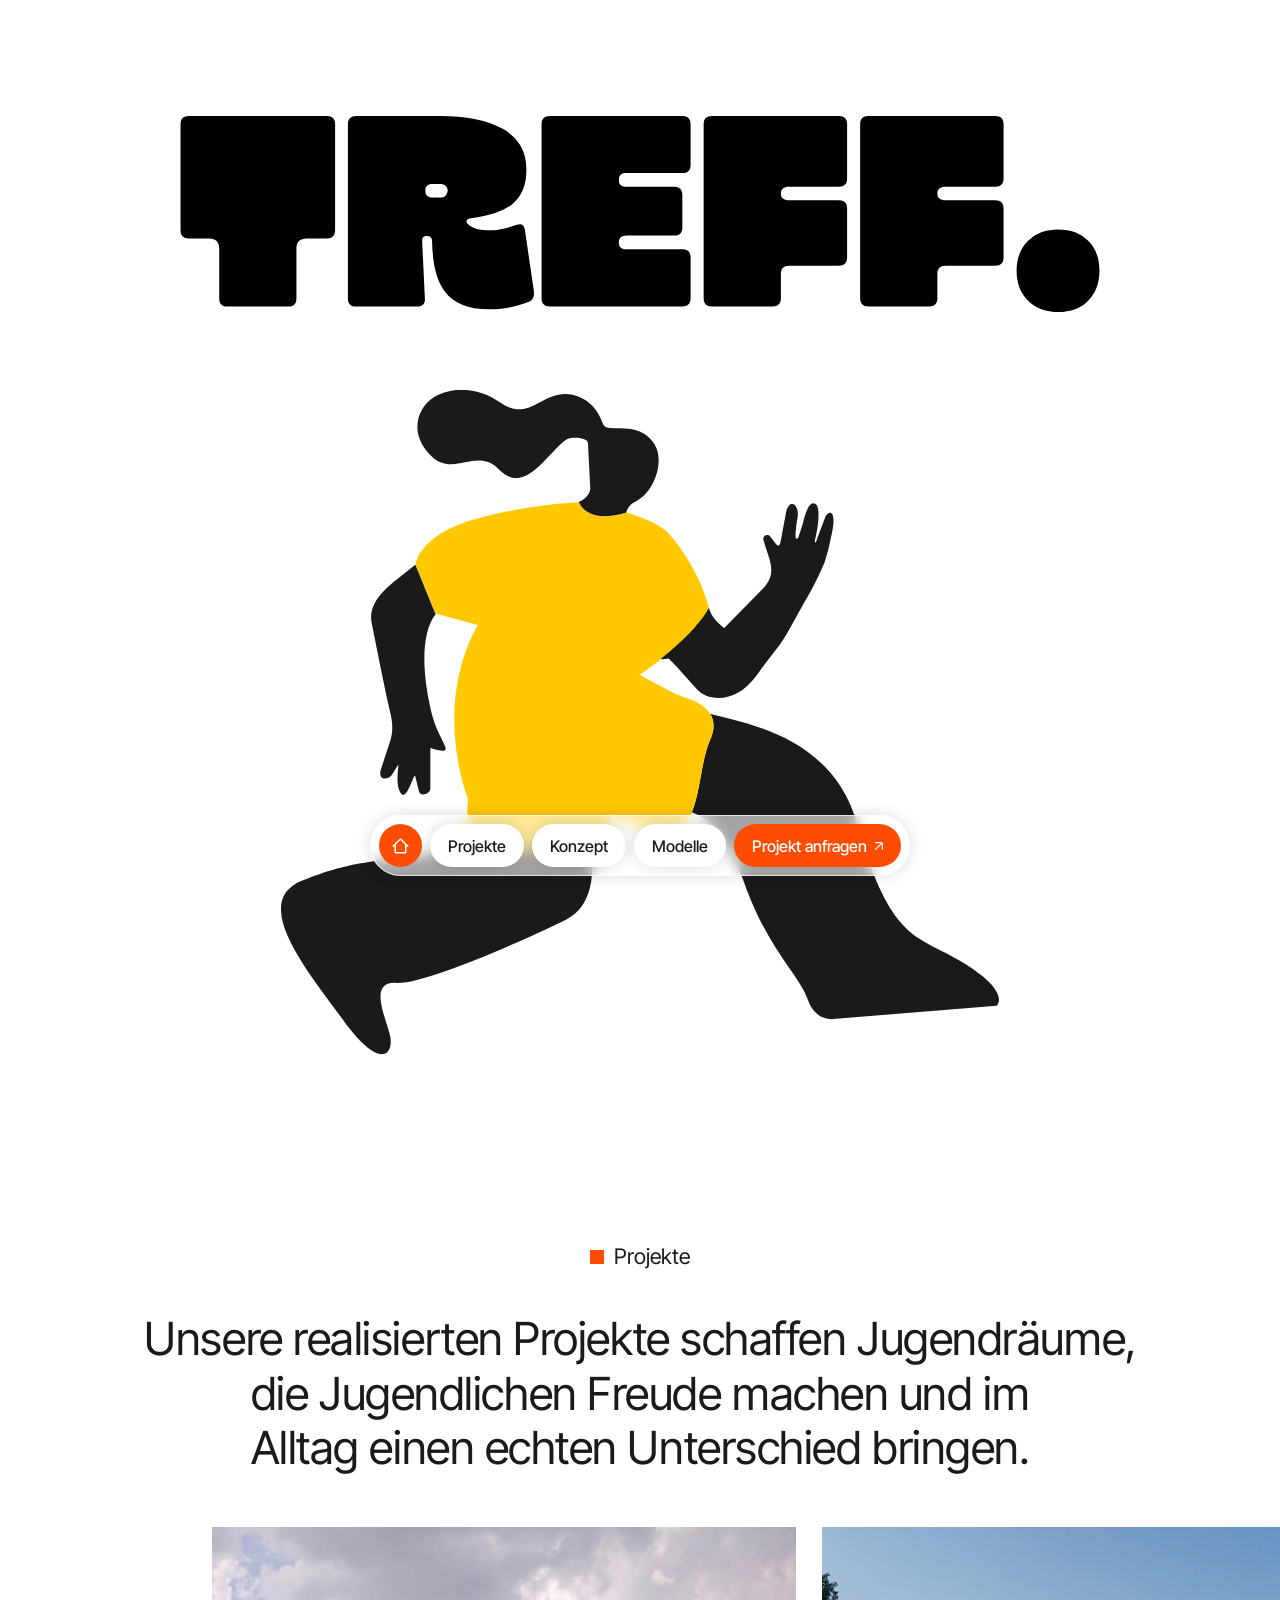
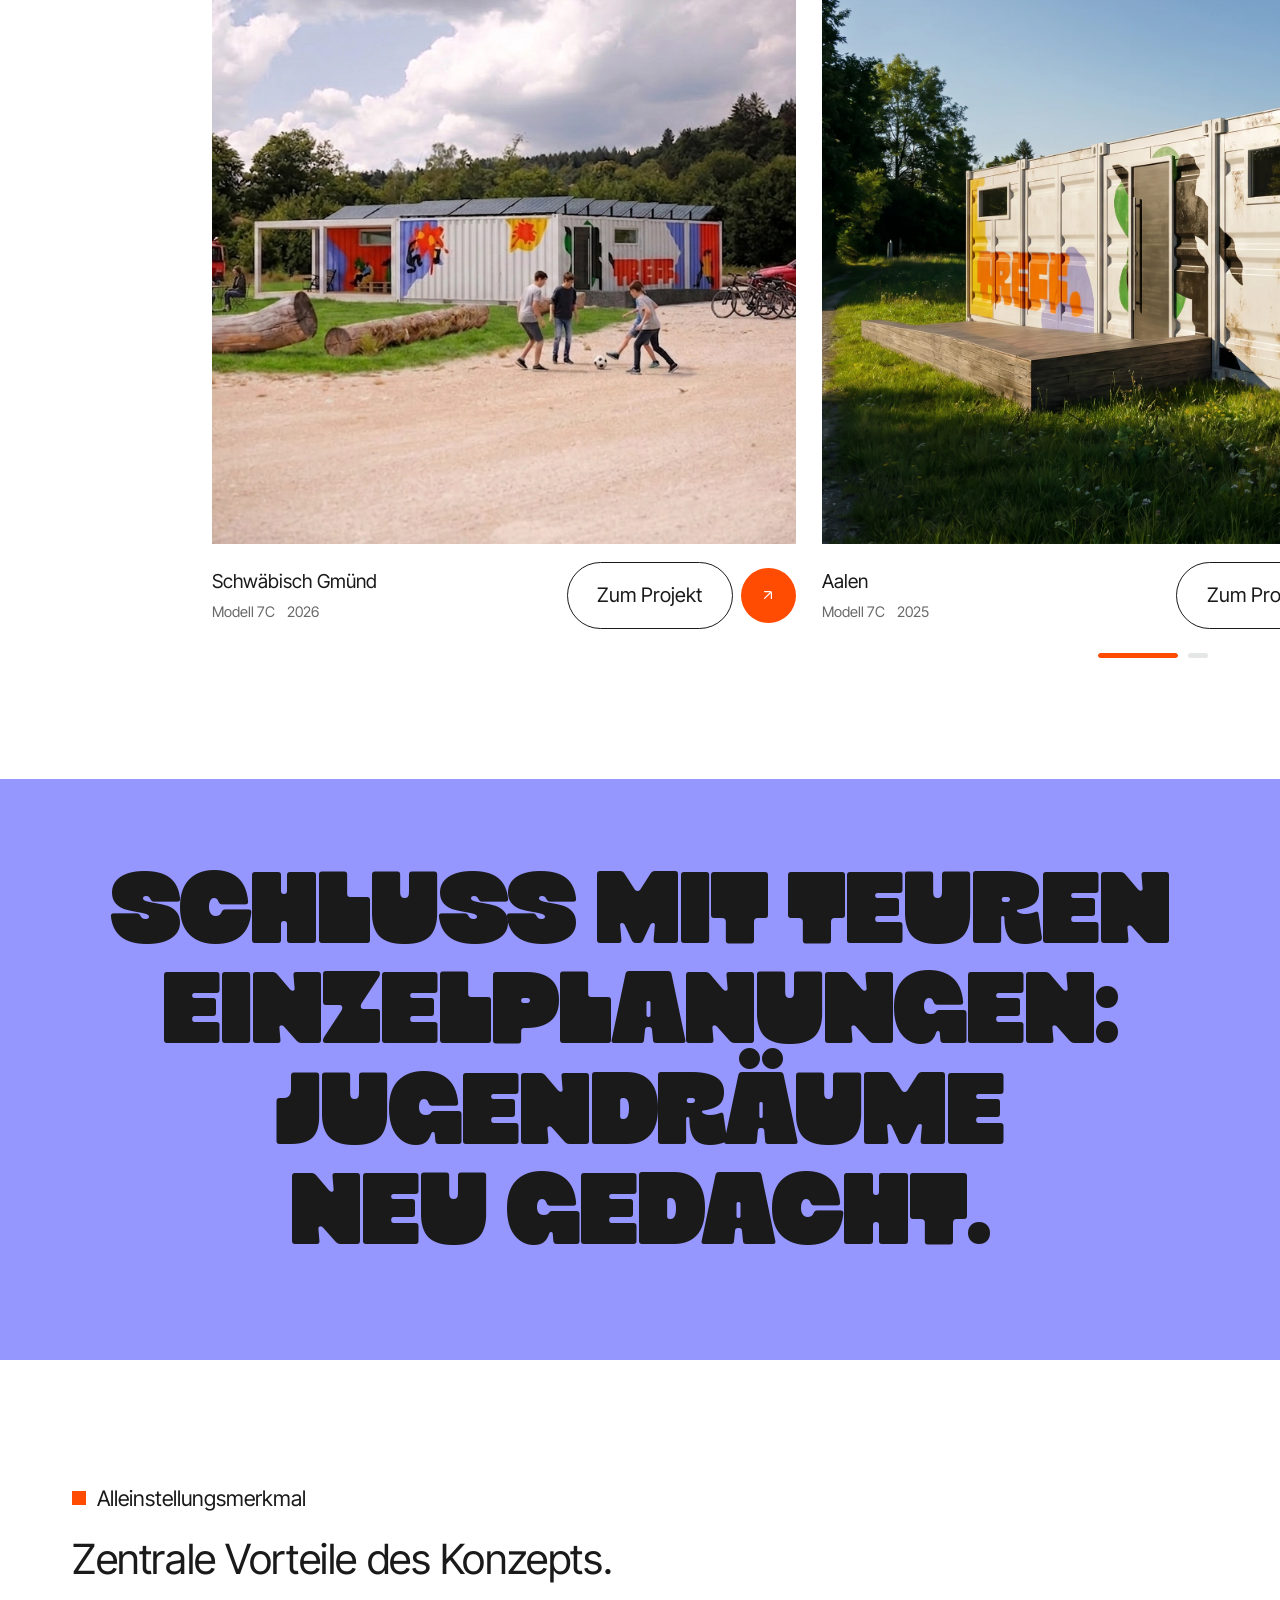
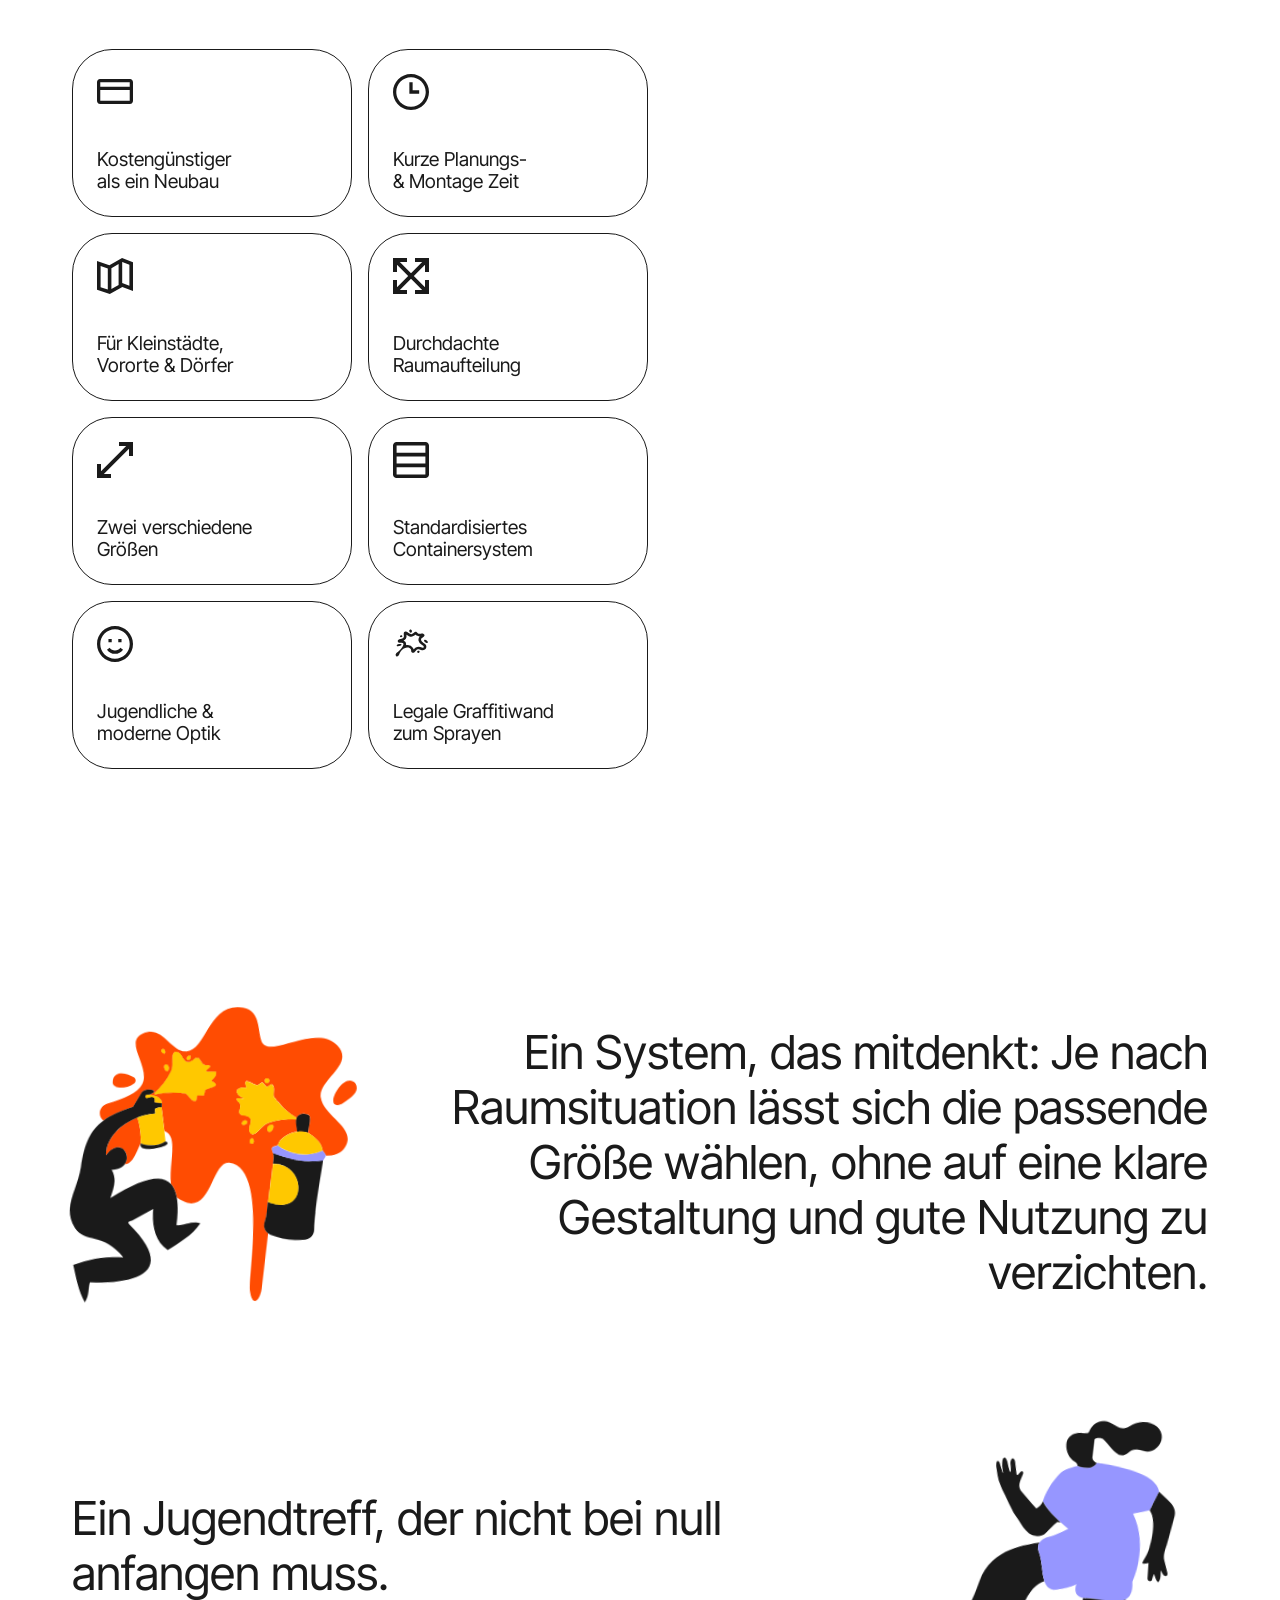
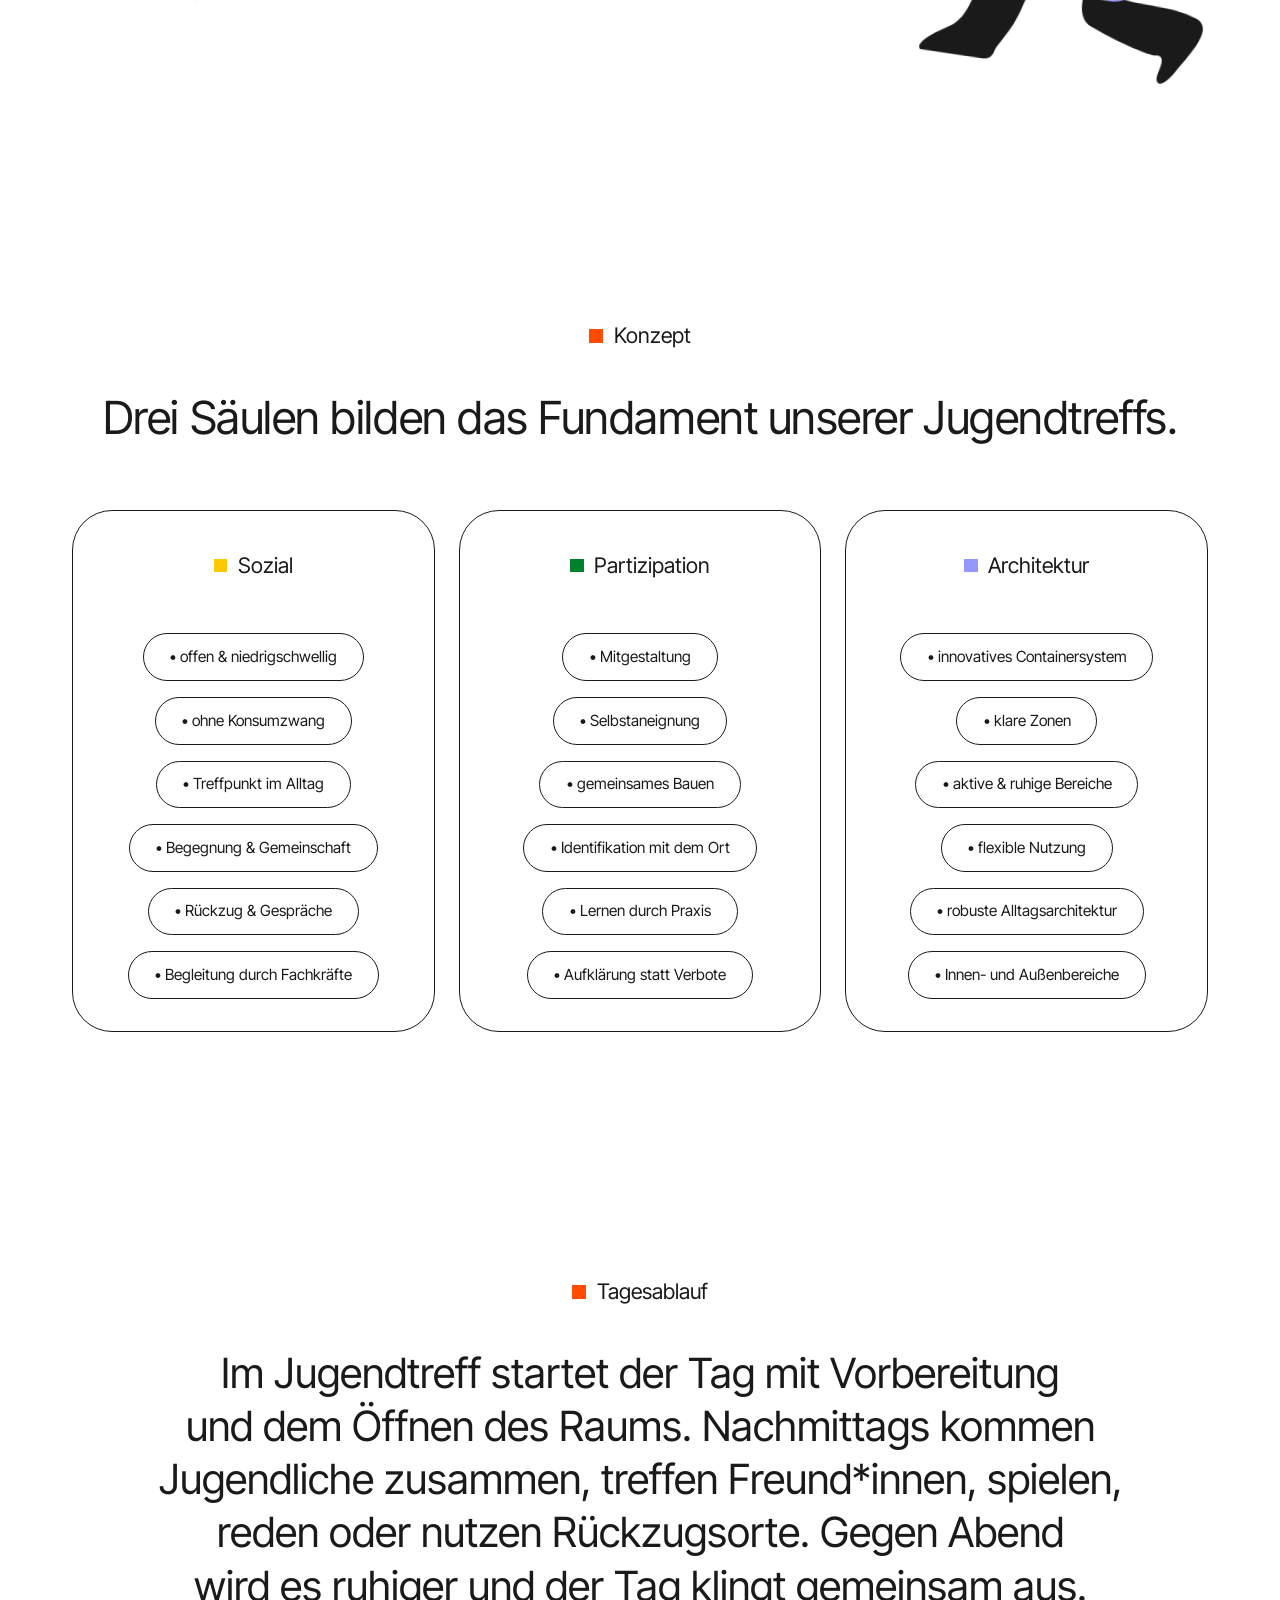
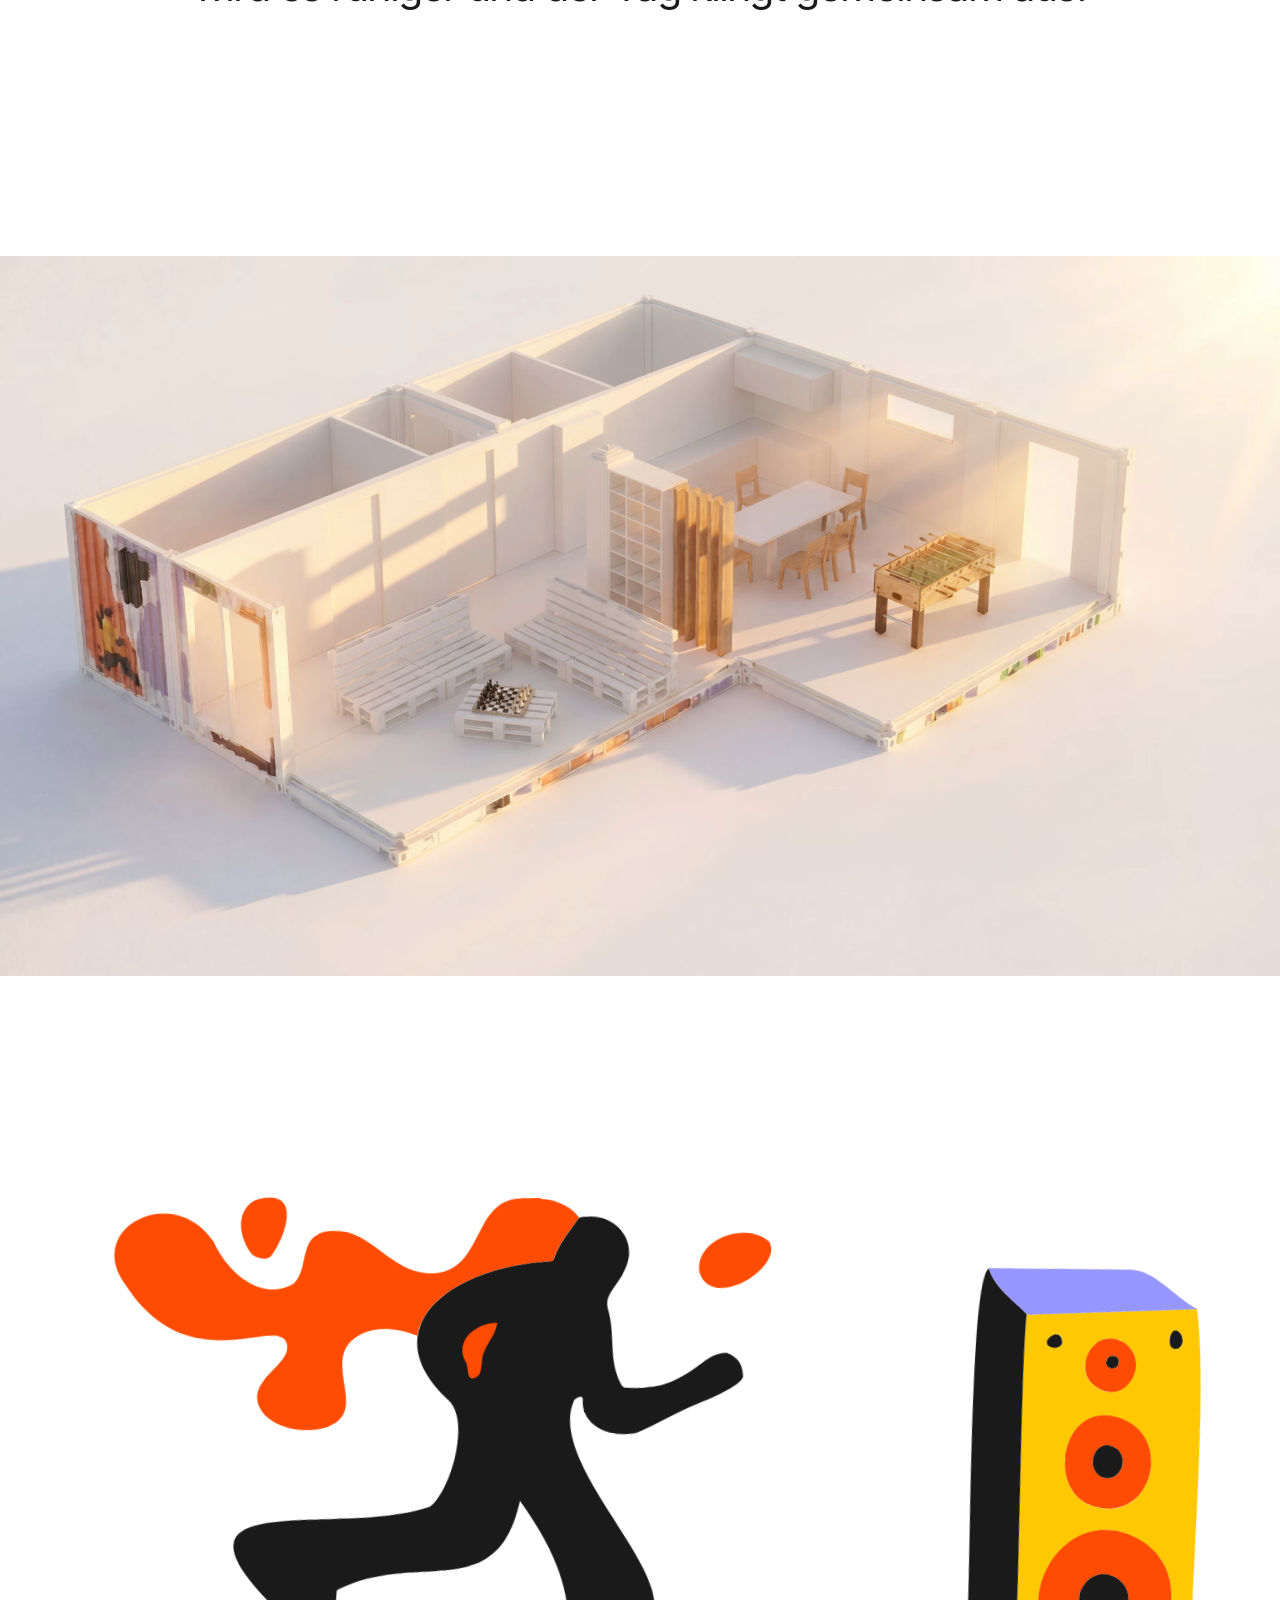
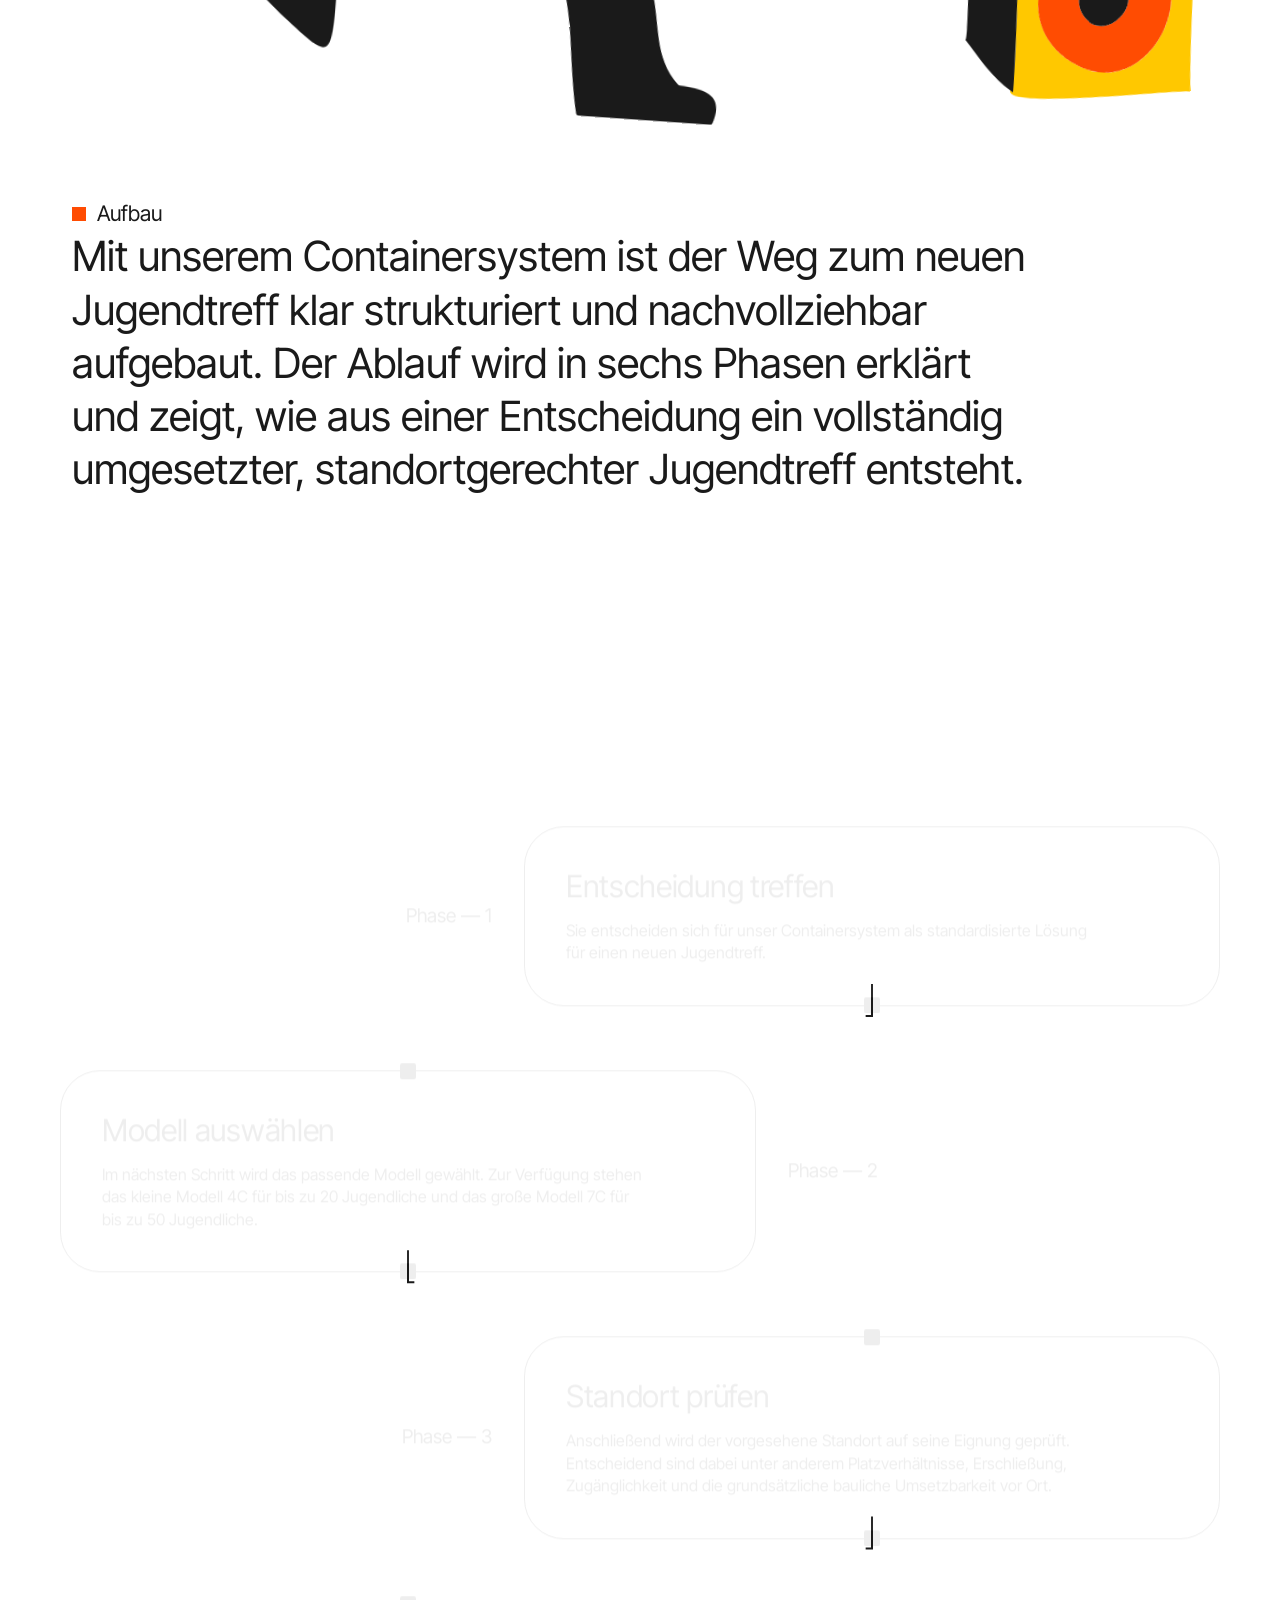
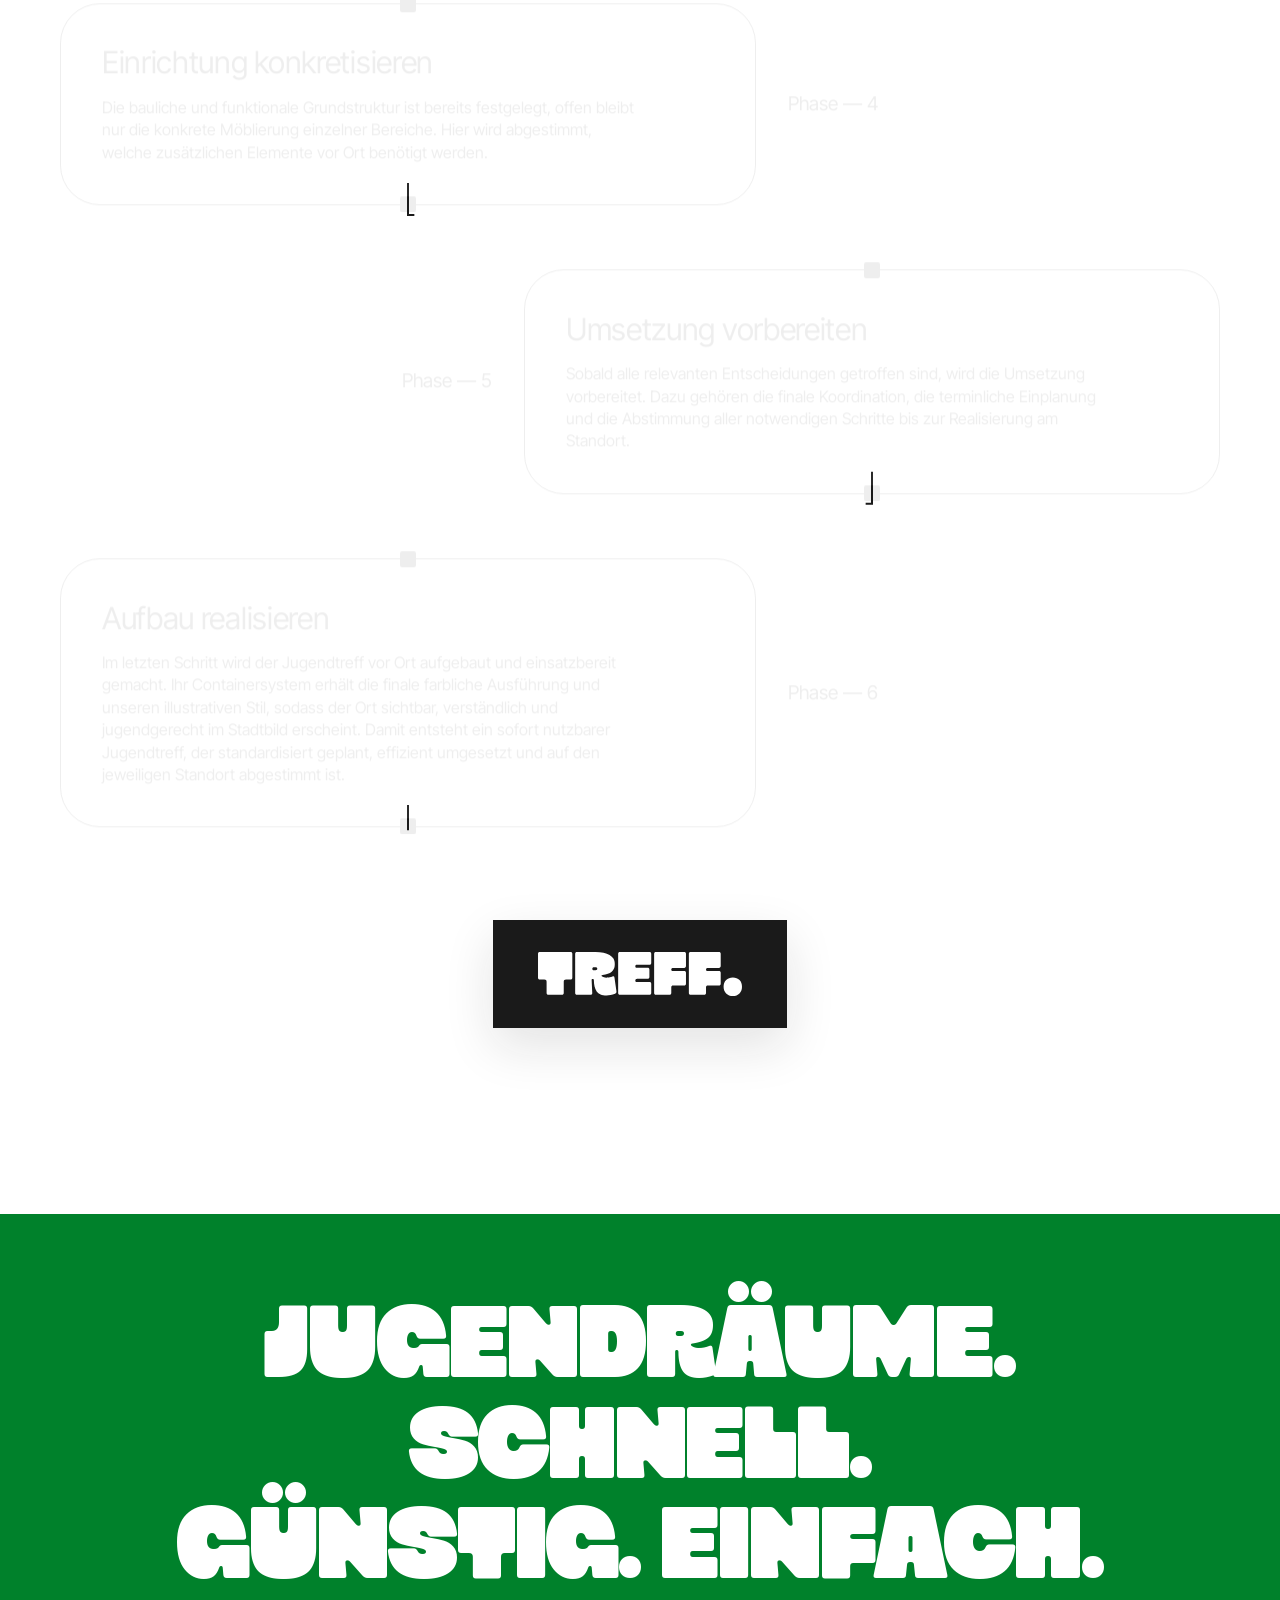
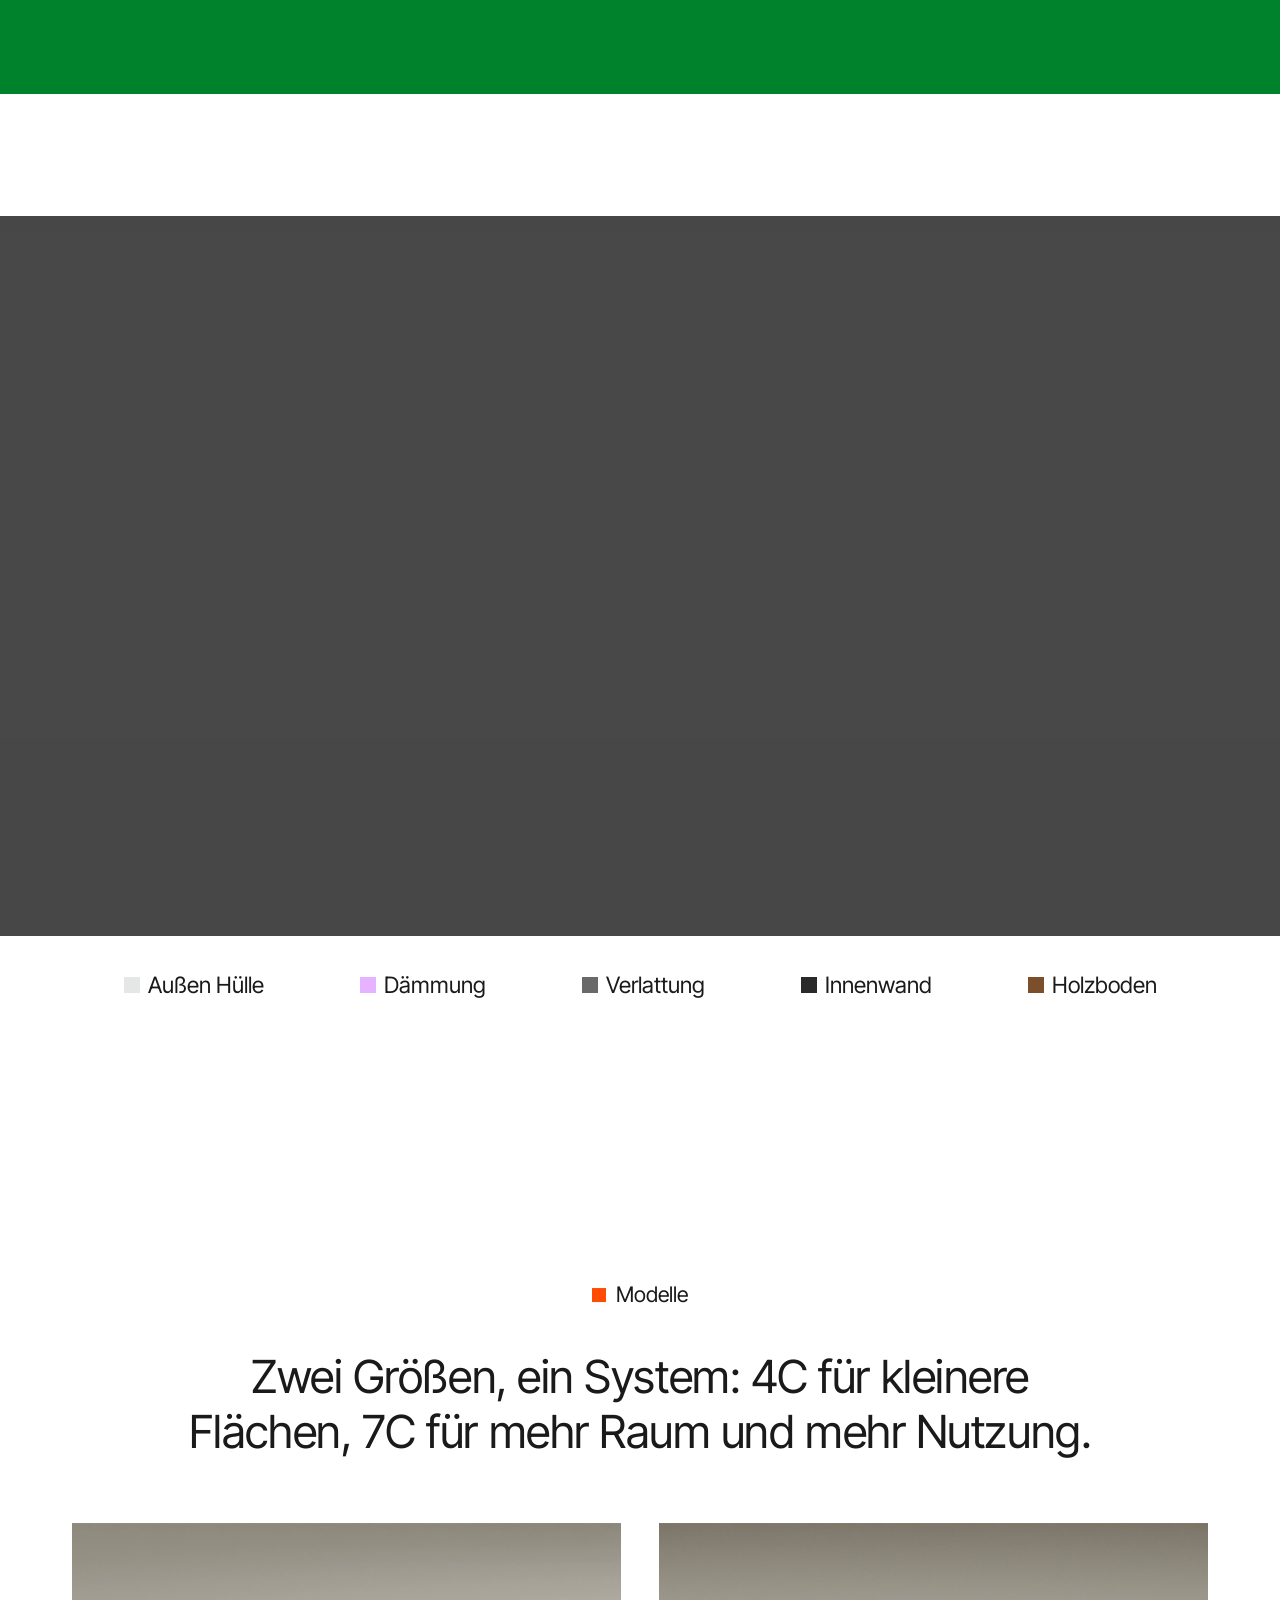
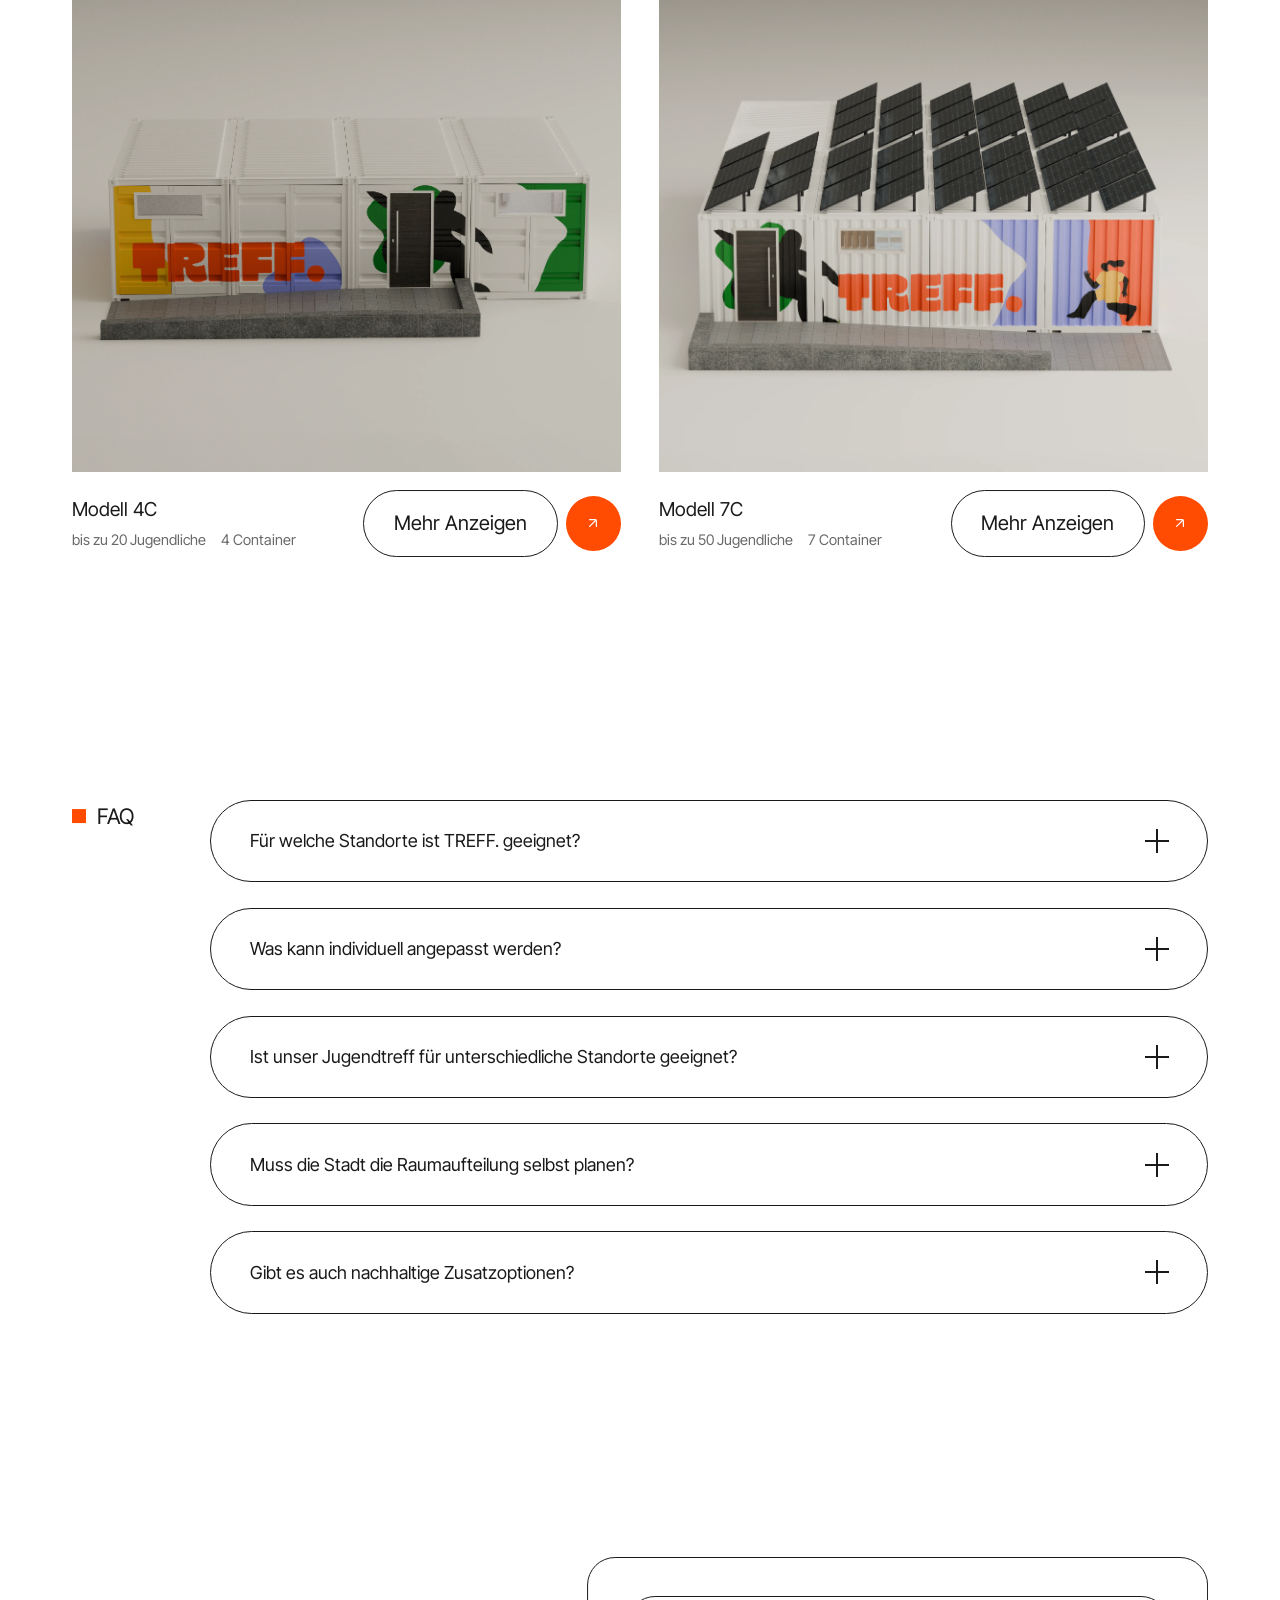
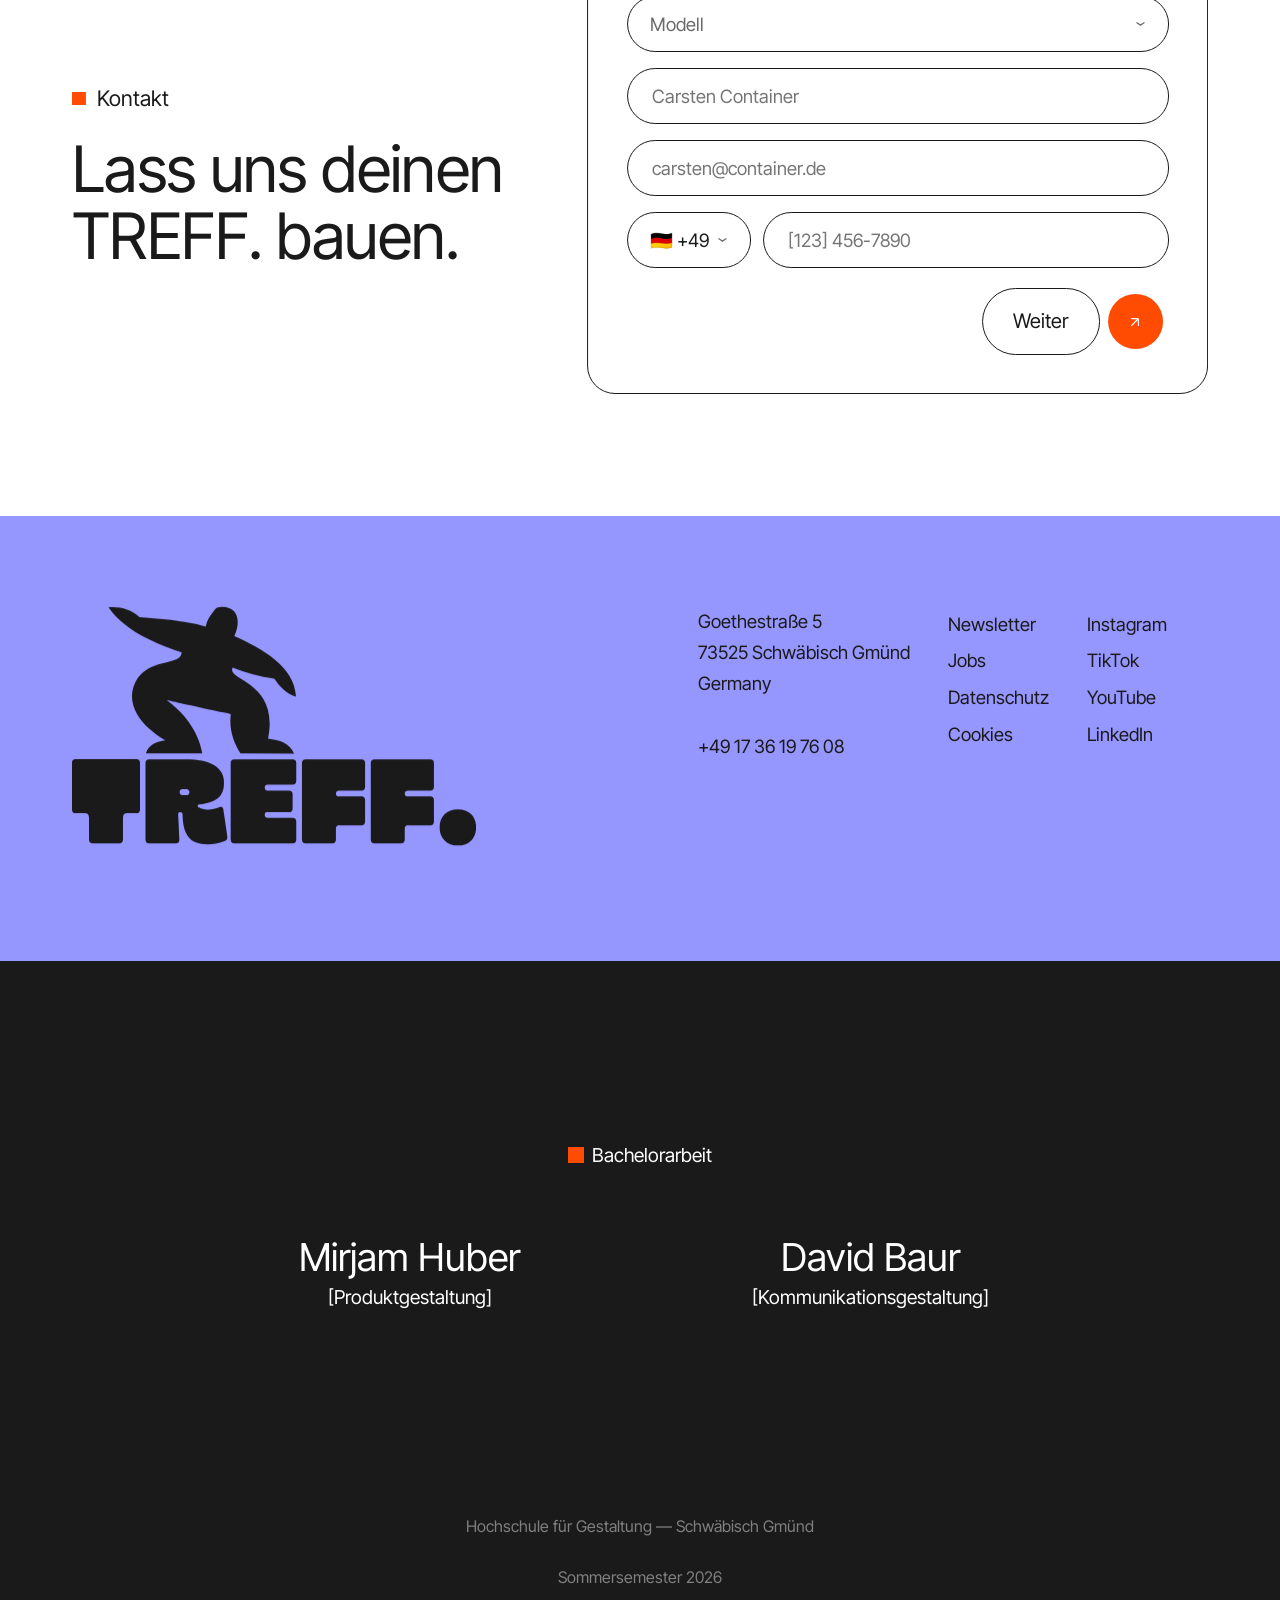
<file: index.html>
<!DOCTYPE html>
<html lang="de">
<head>
  <meta charset="UTF-8" />
  <meta name="viewport" content="width=device-width, initial-scale=1" />
  <title>TREFF. — Jugendräume. Schnell. Günstig. Einfach.</title>
  <meta name="description" content="TREFF. baut standardisierte Container-Jugendtreffs: schnell, günstig und einfach. Zwei Modelle, ein durchdachtes System." />

  <base href="/" />

  <!-- Fonts vorab laden (meistgenutzte WOFF2) -->
  <link rel="preload" href="fonts/Chunko Bold.woff2" as="font" type="font/woff2" crossorigin />
  <link rel="preload" href="fonts/InterTight-Regular.woff2" as="font" type="font/woff2" crossorigin />
  <link rel="stylesheet" href="css/style.css" />
  <!-- Intro-Starter: Versteckt-Zustand VOR dem ersten Paint setzen (nur wenn Animation gewünscht) → kein Flackern. Steuerung in js/intro.js -->
  <script>(function(){var s=location.search.indexOf('still=1')>-1;var r=s||(window.matchMedia&&matchMedia('(prefers-reduced-motion: reduce)').matches);if(!r)document.documentElement.classList.add('intro-active');})();</script>
</head>

<body>

  <!-- ============================ NAV BAR ============================ -->
  <nav class="nav" data-nav aria-label="Hauptnavigation">
    <div class="nav__inner">
      <a class="nav__pill nav__pill--home js-bounce" href="index.html" aria-label="Startseite">
        <svg viewBox="0 0 16.9007 15.4006" fill="none" aria-hidden="true"><path fill-rule="evenodd" clip-rule="evenodd" d="M3.94715 6.20158L8.45036 1.69885L12.9536 6.20158H12.9503V13.7008H3.9503V6.20158H3.94715ZM2.4503 7.69828L1.34276 8.80571L0.282857 7.74592L7.3906 0.638922C7.97589 0.0536928 8.92483 0.0536928 9.51012 0.638922L16.6179 7.74592L15.558 8.80571L14.4503 7.69817V13.7008C14.4503 14.5291 13.7787 15.2006 12.9503 15.2006H3.9503C3.12188 15.2006 2.4503 14.5291 2.4503 13.7008V7.69828Z" fill="currentColor"/></svg>
      </a>
      <a class="nav__pill nav__pill--text js-bounce" href="index.html#projekte">Projekte</a>
      <a class="nav__pill nav__pill--text js-bounce" href="index.html#konzept">Konzept</a>
      <a class="nav__pill nav__pill--text js-bounce" href="index.html#modelle">Modelle</a>
      <a class="nav__pill nav__pill--cta js-bounce" href="kontakt.html">
        Projekt anfragen
        <svg viewBox="0 0 13 13" fill="none" aria-hidden="true"><path d="M1 1H10C11.1046 1 12 1.89543 12 3V12" stroke="currentColor" stroke-width="2" stroke-linecap="round"/><path d="M11 2L1 12" stroke="currentColor" stroke-width="2" stroke-linecap="round"/></svg>
      </a>
    </div>
  </nav>

  <!-- ============================= HEADER ============================= -->
  <header class="header">
    <div class="header__logo">
      <img src="assets/illustrations/logo-treff-wordmark.svg" alt="TREFF." />
    </div>
    <!-- Header-Illustration (projekte-illu-2.svg), groß & zentriert -->
    <figure class="header__illu">
      <img src="assets/illustrations/projekte-illu-2.svg" alt="TREFF. Illustration" width="612" height="565" />
    </figure>
  </header>

  <main>

    <!-- ===================== PROJEKTE ÜBERSICHT ===================== -->
    <section class="section" id="projekte" data-parallax-scope>
      <div class="container stack-center">
        <p class="eyebrow" data-reveal>Projekte</p>
        <h2 class="section-title" data-reveal>Unsere realisierten Projekte schaffen Jugendräume, die Jugendlichen Freude machen und im Alltag einen echten Unterschied bringen.</h2>
      </div>

      <!-- Karussell (Swipe/Drag) -->
      <div class="carousel" data-carousel>
        <div class="carousel__track" data-carousel-track>
          <!-- SLOT: projekt-uebersicht-01..09 -->
          <article class="proj-card">
            <figure class="img-slot proj-card__img" style="--ar: 584/617"><img src="assets/images/projekt-uebersicht-01.webp" alt="Projekt Schwäbisch Gmünd" width="800" height="600" /></figure>
            <div class="proj-card__bar">
              <div class="proj-card__meta">
                <span class="proj-card__title">Schwäbisch Gmünd</span>
                <span class="proj-card__sub">Modell 7C &nbsp;&nbsp; 2026</span>
              </div>
              <a class="cta" href="projekte.html" aria-label="Zum Projekt Schwäbisch Gmünd">
                <span class="cta__pill">Zum Projekt</span>
                <span class="cta__circle"><svg viewBox="0 0 13 13" fill="none" aria-hidden="true"><path d="M1 1H10C11.1046 1 12 1.89543 12 3V12" stroke="currentColor" stroke-width="2" stroke-linecap="round"/><path d="M11 2L1 12" stroke="currentColor" stroke-width="2" stroke-linecap="round"/></svg></span>
              </a>
            </div>
          </article>
          <article class="proj-card">
            <figure class="img-slot proj-card__img" style="--ar: 584/617"><img src="assets/images/projekt-uebersicht-02.webp" alt="Projekt Aalen" width="800" height="600" /></figure>
            <div class="proj-card__bar">
              <div class="proj-card__meta">
                <span class="proj-card__title">Aalen</span>
                <span class="proj-card__sub">Modell 7C &nbsp;&nbsp; 2025</span>
              </div>
              <a class="cta" href="projekte.html" aria-label="Zum Projekt Aalen">
                <span class="cta__pill">Zum Projekt</span>
                <span class="cta__circle"><svg viewBox="0 0 13 13" fill="none" aria-hidden="true"><path d="M1 1H10C11.1046 1 12 1.89543 12 3V12" stroke="currentColor" stroke-width="2" stroke-linecap="round"/><path d="M11 2L1 12" stroke="currentColor" stroke-width="2" stroke-linecap="round"/></svg></span>
              </a>
            </div>
          </article>
          <article class="proj-card">
            <figure class="img-slot proj-card__img" style="--ar: 584/617"><img src="assets/images/projekt-uebersicht-03.webp" alt="Projekt Lorch" width="800" height="600" /></figure>
            <div class="proj-card__bar">
              <div class="proj-card__meta">
                <span class="proj-card__title">Lorch</span>
                <span class="proj-card__sub">Modell 4C &nbsp;&nbsp; 2025</span>
              </div>
              <a class="cta" href="projekte.html" aria-label="Zum Projekt Lorch">
                <span class="cta__pill">Zum Projekt</span>
                <span class="cta__circle"><svg viewBox="0 0 13 13" fill="none" aria-hidden="true"><path d="M1 1H10C11.1046 1 12 1.89543 12 3V12" stroke="currentColor" stroke-width="2" stroke-linecap="round"/><path d="M11 2L1 12" stroke="currentColor" stroke-width="2" stroke-linecap="round"/></svg></span>
              </a>
            </div>
          </article>
          <article class="proj-card">
            <figure class="img-slot proj-card__img" style="--ar: 584/617"><img src="assets/images/projekt-uebersicht-04.webp" alt="Projekt Ellwangen" width="800" height="600" /></figure>
            <div class="proj-card__bar">
              <div class="proj-card__meta">
                <span class="proj-card__title">Ellwangen</span>
                <span class="proj-card__sub">Modell 4C &nbsp;&nbsp; 2024</span>
              </div>
              <a class="cta" href="projekte.html" aria-label="Zum Projekt Ellwangen">
                <span class="cta__pill">Zum Projekt</span>
                <span class="cta__circle"><svg viewBox="0 0 13 13" fill="none" aria-hidden="true"><path d="M1 1H10C11.1046 1 12 1.89543 12 3V12" stroke="currentColor" stroke-width="2" stroke-linecap="round"/><path d="M11 2L1 12" stroke="currentColor" stroke-width="2" stroke-linecap="round"/></svg></span>
              </a>
            </div>
          </article>
          <article class="proj-card">
            <figure class="img-slot proj-card__img" style="--ar: 584/617"><img src="assets/images/projekt-uebersicht-05.webp" alt="Projekt Krailsheim" width="800" height="600" /></figure>
            <div class="proj-card__bar">
              <div class="proj-card__meta">
                <span class="proj-card__title">Krailsheim</span>
                <span class="proj-card__sub">Modell 4C &nbsp;&nbsp; 2024</span>
              </div>
              <a class="cta" href="projekte.html" aria-label="Zum Projekt Krailsheim">
                <span class="cta__pill">Zum Projekt</span>
                <span class="cta__circle"><svg viewBox="0 0 13 13" fill="none" aria-hidden="true"><path d="M1 1H10C11.1046 1 12 1.89543 12 3V12" stroke="currentColor" stroke-width="2" stroke-linecap="round"/><path d="M11 2L1 12" stroke="currentColor" stroke-width="2" stroke-linecap="round"/></svg></span>
              </a>
            </div>
          </article>
          <article class="proj-card">
            <figure class="img-slot proj-card__img" style="--ar: 584/617"><img src="assets/images/projekt-uebersicht-06.webp" alt="Projekt Göppingen" width="800" height="600" /></figure>
            <div class="proj-card__bar">
              <div class="proj-card__meta">
                <span class="proj-card__title">Göppingen</span>
                <span class="proj-card__sub">Modell 7C &nbsp;&nbsp; 2023</span>
              </div>
              <a class="cta" href="projekte.html" aria-label="Zum Projekt Göppingen">
                <span class="cta__pill">Zum Projekt</span>
                <span class="cta__circle"><svg viewBox="0 0 13 13" fill="none" aria-hidden="true"><path d="M1 1H10C11.1046 1 12 1.89543 12 3V12" stroke="currentColor" stroke-width="2" stroke-linecap="round"/><path d="M11 2L1 12" stroke="currentColor" stroke-width="2" stroke-linecap="round"/></svg></span>
              </a>
            </div>
          </article>
        </div>
        <div class="carousel__dots" data-carousel-dots aria-hidden="true"></div>
      </div>
    </section>

    <!-- ===================== STÖRER (lila) ===================== -->
    <section class="stoerer stoerer--lila full-bleed">
      <h2 data-reveal="scale">Schluss mit teuren Einzelplanungen: Jugendräume neu gedacht.</h2>
    </section>

    <!-- ===================== USP ===================== -->
    <section class="section usp" data-parallax-scope>
      <div class="container">
        <div class="usp__head" data-reveal>
          <p class="eyebrow">Alleinstellungsmerkmal</p>
          <h2 class="usp__title">Zentrale Vorteile des Konzepts.</h2>
        </div>
      </div>
      <div class="container">
        <div class="card-grid usp__grid" data-reveal>
          <article class="card-pill usp-card"><img class="usp-card__icon" src="assets/illustrations/usp-icon-1.svg" alt="" /><p>Kostengünstiger<br>als ein Neubau</p></article>
          <article class="card-pill usp-card"><img class="usp-card__icon" src="assets/illustrations/usp-icon-2.svg" alt="" /><p>Kurze Planungs-<br>&amp; Montage Zeit</p></article>
          <article class="card-pill usp-card"><img class="usp-card__icon" src="assets/illustrations/usp-icon-3.svg" alt="" /><p>Für Kleinstädte,<br>Vororte &amp; Dörfer</p></article>
          <article class="card-pill usp-card"><img class="usp-card__icon" src="assets/illustrations/usp-icon-4.svg" alt="" /><p>Durchdachte<br>Raumaufteilung</p></article>
          <article class="card-pill usp-card"><img class="usp-card__icon" src="assets/illustrations/usp-icon-5.svg" alt="" /><p>Zwei verschiedene<br>Größen</p></article>
          <article class="card-pill usp-card"><img class="usp-card__icon" src="assets/illustrations/usp-icon-6.svg" alt="" /><p>Standardisiertes<br>Containersystem</p></article>
          <article class="card-pill usp-card"><img class="usp-card__icon" src="assets/illustrations/usp-icon-7.svg" alt="" /><p>Jugendliche &amp;<br>moderne Optik</p></article>
          <article class="card-pill usp-card"><img class="usp-card__icon" src="assets/illustrations/usp-icon-8.svg" alt="" /><p>Legale Graffitiwand<br>zum Sprayen</p></article>
        </div>
      </div>
    </section>

    <!-- ===================== TEXT STÖRER 2 ===================== -->
    <section class="section text-stoerer" data-parallax-scope>
      <div class="container">
        <div class="text-stoerer__row text-stoerer__row--a">
          <img class="deco text-stoerer__illu" src="assets/illustrations/illu-text-1.svg" alt="" data-float data-parallax="0.3" />
          <p class="text-stoerer__big" data-reveal="right">Ein System, das mitdenkt: Je nach Raumsituation lässt sich die passende Größe wählen, ohne auf eine klare Gestaltung und gute Nutzung zu verzichten.</p>
        </div>
        <div class="text-stoerer__row text-stoerer__row--b">
          <p class="text-stoerer__big" data-reveal="left">Ein Jugendtreff, der nicht bei null anfangen muss.</p>
          <img class="deco text-stoerer__illu" src="assets/illustrations/illu-frau.svg" alt="" data-float data-parallax="0.3" />
        </div>
      </div>
    </section>

    <!-- ===================== KONZEPT ===================== -->
    <section class="section konzept" id="konzept">
      <div class="container stack-center">
        <p class="eyebrow" data-reveal>Konzept</p>
        <h2 class="section-title" data-reveal>Drei Säulen bilden das Fundament unserer Jugendtreffs.</h2>
      </div>
      <div class="container">
        <div class="konzept__grid">
          <article class="konzept-pille" data-reveal="up">
            <p class="eyebrow eyebrow--gelb">Sozial</p>
            <ul class="tag-list">
              <li>offen &amp; niedrigschwellig</li><li>ohne Konsumzwang</li><li>Treffpunkt im Alltag</li>
              <li>Begegnung &amp; Gemeinschaft</li><li>Rückzug &amp; Gespräche</li><li>Begleitung durch Fachkräfte</li>
            </ul>
          </article>
          <article class="konzept-pille" data-reveal="up">
            <p class="eyebrow eyebrow--gruen">Partizipation</p>
            <ul class="tag-list">
              <li>Mitgestaltung</li><li>Selbstaneignung</li><li>gemeinsames Bauen</li>
              <li>Identifikation mit dem Ort</li><li>Lernen durch Praxis</li><li>Aufklärung statt Verbote</li>
            </ul>
          </article>
          <article class="konzept-pille" data-reveal="up">
            <p class="eyebrow eyebrow--lila">Architektur</p>
            <ul class="tag-list">
              <li>innovatives Containersystem</li><li>klare Zonen</li><li>aktive &amp; ruhige Bereiche</li>
              <li>flexible Nutzung</li><li>robuste Alltagsarchitektur</li><li>Innen- und Außenbereiche</li>
            </ul>
          </article>
        </div>
      </div>
    </section>

    <!-- ===================== TEXT FRAME (Tagesablauf) ===================== -->
    <section class="section text-frame">
      <div class="container stack-center">
        <p class="eyebrow" data-reveal>Tagesablauf</p>
        <p class="big-statement" data-reveal>Im Jugendtreff startet der Tag mit Vorbereitung und dem Öffnen des Raums. Nachmittags kommen Jugendliche zusammen, treffen Freund*innen, spielen, reden oder nutzen Rückzugsorte. Gegen Abend wird es ruhiger und der Tag klingt gemeinsam aus.</p>
      </div>
    </section>

    <!-- ===================== VIDEO TAGESABLAUF ===================== -->
    <section class="section video-sec">
      <div class="container">
        <!-- Tagesablauf.mp4: nahtloser Loop, Autoplay im View, keine Player-UI (js/video.js → data-video-loop) -->
        <figure class="img-slot video-slot" style="--ar: 16/9" data-reveal>
          <video data-video-loop muted loop playsinline preload="auto" disablepictureinpicture tabindex="-1" aria-label="Tagesablauf">
            <source src="assets/videos/Tagesablauf.mp4" type="video/mp4" />
          </video>
        </figure>
      </div>
    </section>

    <!-- ===================== SÄULEN TEXT (Aufbau) ===================== -->
    <section class="section saeulen" data-parallax-scope>
      <div class="container">
        <img class="deco saeulen__illu" src="assets/illustrations/illu-rennender-junge.svg" alt="" data-parallax="0.35" data-float />
        <div class="saeulen__text">
          <p class="eyebrow" data-reveal>Aufbau</p>
          <p class="big-statement" data-reveal>Mit unserem Containersystem ist der Weg zum neuen Jugendtreff klar strukturiert und nachvollziehbar aufgebaut. Der Ablauf wird in sechs Phasen erklärt und zeigt, wie aus einer Entscheidung ein vollständig umgesetzter, standortgerechter Jugendtreff entsteht.</p>
        </div>
      </div>
    </section>

    <!-- ===================== PHASEN (Scrollytelling) ===================== -->
    <section class="section phasen" data-phasen>
      <div class="container">
        <div class="phasen__wrap" data-phasen-wrap>
          <!-- SVG-Verbindungslinie wird per JS (phasen.js) erzeugt -->
          <svg class="phasen__lines" data-phasen-lines aria-hidden="true" preserveAspectRatio="none"></svg>

          <div class="phase phase--right" data-phase>
            <span class="phase__num">Phase — 1</span>
            <div class="phase__pille">
              <h3 class="phase__title">Entscheidung treffen</h3>
              <p class="phase__desc">Sie entscheiden sich für unser Containersystem als standardisierte Lösung für einen neuen Jugendtreff.</p>
            </div>
          </div>
          <div class="phase phase--left" data-phase>
            <span class="phase__num">Phase — 2</span>
            <div class="phase__pille">
              <h3 class="phase__title">Modell auswählen</h3>
              <p class="phase__desc">Im nächsten Schritt wird das passende Modell gewählt. Zur Verfügung stehen das kleine Modell 4C für bis zu 20 Jugendliche und das große Modell 7C für bis zu 50 Jugendliche.</p>
            </div>
          </div>
          <div class="phase phase--right" data-phase>
            <span class="phase__num">Phase — 3</span>
            <div class="phase__pille">
              <h3 class="phase__title">Standort prüfen</h3>
              <p class="phase__desc">Anschließend wird der vorgesehene Standort auf seine Eignung geprüft. Entscheidend sind dabei unter anderem Platzverhältnisse, Erschließung, Zugänglichkeit und die grundsätzliche bauliche Umsetzbarkeit vor Ort.</p>
            </div>
          </div>
          <div class="phase phase--left" data-phase>
            <span class="phase__num">Phase — 4</span>
            <div class="phase__pille">
              <h3 class="phase__title">Einrichtung konkretisieren</h3>
              <p class="phase__desc">Die bauliche und funktionale Grundstruktur ist bereits festgelegt, offen bleibt nur die konkrete Möblierung einzelner Bereiche. Hier wird abgestimmt, welche zusätzlichen Elemente vor Ort benötigt werden.</p>
            </div>
          </div>
          <div class="phase phase--right" data-phase>
            <span class="phase__num">Phase — 5</span>
            <div class="phase__pille">
              <h3 class="phase__title">Umsetzung vorbereiten</h3>
              <p class="phase__desc">Sobald alle relevanten Entscheidungen getroffen sind, wird die Umsetzung vorbereitet. Dazu gehören die finale Koordination, die terminliche Einplanung und die Abstimmung aller notwendigen Schritte bis zur Realisierung am Standort.</p>
            </div>
          </div>
          <div class="phase phase--left" data-phase>
            <span class="phase__num">Phase — 6</span>
            <div class="phase__pille">
              <h3 class="phase__title">Aufbau realisieren</h3>
              <p class="phase__desc">Im letzten Schritt wird der Jugendtreff vor Ort aufgebaut und einsatzbereit gemacht. Ihr Containersystem erhält die finale farbliche Ausführung und unseren illustrativen Stil, sodass der Ort sichtbar, verständlich und jugendgerecht im Stadtbild erscheint. Damit entsteht ein sofort nutzbarer Jugendtreff, der standardisiert geplant, effizient umgesetzt und auf den jeweiligen Standort abgestimmt ist.</p>
            </div>
          </div>

          <div class="phasen__end" data-phase-end>
            <div class="container-badge" aria-label="TREFF. Container">
              <img src="assets/illustrations/logo-treff-wordmark.svg" alt="TREFF." />
            </div>
          </div>
        </div>
      </div>
    </section>

    <!-- ===================== STÖRER (grün) ===================== -->
    <section class="stoerer stoerer--gruen full-bleed">
      <h2 data-reveal="scale">Jugendräume. Schnell. Günstig. Einfach.</h2>
    </section>

    <!-- ===================== VIDEO EXPLOSION (Autoplay im View, Ping-Pong-Loop, keine UI) ===================== -->
    <section class="section video-sec">
      <div class="container">
        <!-- Explosion.mp4: startet automatisch beim Scrollen in den View, keine Player-UI.
             Ping-Pong (vor/zurück + 5s Halt) via js/video.js. `muted` ist Pflicht für Autoplay. -->
        <figure class="img-slot video-slot" style="--ar: 16/9" data-reveal>
          <video data-video-pingpong muted playsinline preload="auto" disablepictureinpicture tabindex="-1" aria-label="Explosion">
            <source src="assets/videos/Explosion.mp4" type="video/mp4" />
          </video>
        </figure>
      </div>
      <!-- Legende zum Video (direkt darunter) -->
      <div class="video-legend" data-reveal>
        <ul class="video-legend__list">
          <li class="video-legend__item"><span class="video-legend__swatch" style="background: var(--graue-strasse);"></span>Außen Hülle</li>
          <li class="video-legend__item"><span class="video-legend__swatch" style="background: var(--wilde-malve);"></span>Dämmung</li>
          <li class="video-legend__item"><span class="video-legend__swatch" style="background: var(--kieselstein);"></span>Verlattung</li>
          <li class="video-legend__item"><span class="video-legend__swatch" style="background: #2A2A2A;"></span>Innenwand</li>
          <li class="video-legend__item"><span class="video-legend__swatch" style="background: #7C4F2A;"></span>Holzboden</li>
        </ul>
      </div>
    </section>

    <!-- ===================== MODELLE ===================== -->
    <section class="section modelle" id="modelle" data-parallax-scope>
      <div class="container stack-center">
        <p class="eyebrow" data-reveal>Modelle</p>
        <h2 class="section-title" data-reveal>Zwei Größen, ein System: 4C für kleinere Flächen, 7C für mehr Raum und mehr Nutzung.</h2>
      </div>
      <div class="container">
        <div class="modelle__grid">
          <!-- CTA 4C -> modell-4c.html -->
          <article class="modell-card" data-reveal="up">
            <figure class="img-slot modell-card__img" style="--ar: 1/1"><img src="assets/images/modell-4c-cover.webp" alt="Modell 4C" width="800" height="800" /></figure>
            <div class="modell-card__bar">
              <div class="modell-card__meta">
                <span class="modell-card__title">Modell 4C</span>
                <span class="modell-card__sub">bis zu 20 Jugendliche &nbsp;&nbsp;&nbsp; 4 Container</span>
              </div>
              <a class="cta" href="modell-4c.html" aria-label="Modell 4C – Mehr anzeigen">
                <span class="cta__pill">Mehr Anzeigen</span>
                <span class="cta__circle"><svg viewBox="0 0 13 13" fill="none" aria-hidden="true"><path d="M1 1H10C11.1046 1 12 1.89543 12 3V12" stroke="currentColor" stroke-width="2" stroke-linecap="round"/><path d="M11 2L1 12" stroke="currentColor" stroke-width="2" stroke-linecap="round"/></svg></span>
              </a>
            </div>
          </article>
          <!-- CTA 7C -> modell-7c.html -->
          <article class="modell-card" data-reveal="up">
            <figure class="img-slot modell-card__img" style="--ar: 1/1"><img src="assets/images/modell-7c-cover.webp" alt="Modell 7C" width="800" height="800" /></figure>
            <div class="modell-card__bar">
              <div class="modell-card__meta">
                <span class="modell-card__title">Modell 7C</span>
                <span class="modell-card__sub">bis zu 50 Jugendliche &nbsp;&nbsp;&nbsp; 7 Container</span>
              </div>
              <a class="cta" href="modell-7c.html" aria-label="Modell 7C – Mehr anzeigen">
                <span class="cta__pill">Mehr Anzeigen</span>
                <span class="cta__circle"><svg viewBox="0 0 13 13" fill="none" aria-hidden="true"><path d="M1 1H10C11.1046 1 12 1.89543 12 3V12" stroke="currentColor" stroke-width="2" stroke-linecap="round"/><path d="M11 2L1 12" stroke="currentColor" stroke-width="2" stroke-linecap="round"/></svg></span>
              </a>
            </div>
          </article>
        </div>
      </div>
    </section>

    <!-- ===================== FAQ ===================== -->
    <section class="section faq">
      <div class="container faq__layout">
        <p class="eyebrow" data-reveal>FAQ</p>
        <div class="faq__list" data-faq>
          <details class="faq-item">
            <summary>Für welche Standorte ist TREFF. geeignet?<span class="faq-item__icon" aria-hidden="true"></span></summary>
            <div class="faq-item__body"><div class="faq-item__inner"><p>TREFF. eignet sich besonders für Kleinstädte, Vororte und Dörfer – überall dort, wo Platz für einen kompakten, standardisierten Jugendtreff vorhanden ist.</p></div></div>
          </details>
          <details class="faq-item">
            <summary>Was kann individuell angepasst werden?<span class="faq-item__icon" aria-hidden="true"></span></summary>
            <div class="faq-item__body"><div class="faq-item__inner"><p>Die bauliche Grundstruktur ist festgelegt – anpassbar sind die Möblierung einzelner Bereiche sowie die finale farbliche Ausführung und der illustrative Stil.</p></div></div>
          </details>
          <details class="faq-item">
            <summary>Ist unser Jugendtreff für unterschiedliche Standorte geeignet?<span class="faq-item__icon" aria-hidden="true"></span></summary>
            <div class="faq-item__body"><div class="faq-item__inner"><p>Ja. Das System ist standardisiert und lässt sich auf die jeweiligen Platzverhältnisse und die Erschließung vor Ort abstimmen.</p></div></div>
          </details>
          <details class="faq-item">
            <summary>Muss die Stadt die Raumaufteilung selbst planen?<span class="faq-item__icon" aria-hidden="true"></span></summary>
            <div class="faq-item__body"><div class="faq-item__inner"><p>Nein. Die Raumaufteilung ist bereits durchdacht Teil des Systems – die Stadt entscheidet lediglich über Modellgröße, Standort und einzelne Ausstattungselemente.</p></div></div>
          </details>
          <details class="faq-item">
            <summary>Gibt es auch nachhaltige Zusatzoptionen?<span class="faq-item__icon" aria-hidden="true"></span></summary>
            <div class="faq-item__body"><div class="faq-item__inner"><p>Ja. Für beide Modelle ist eine Photovoltaikanlage als optionale Ergänzung vorgesehen. Damit kann unser System je nach Standort, Budget und Zielsetzung technisch erweitert werden.</p></div></div>
          </details>
        </div>
      </div>
    </section>

    <!-- ===================== KONTAKT ===================== -->
    <section class="section kontakt" id="kontakt" data-parallax-scope>
      <div class="container kontakt__grid">
        <div class="kontakt__head" data-reveal="right">
          <p class="eyebrow">Kontakt</p>
          <h2 class="kontakt__title">Lass uns deinen TREFF. bauen.</h2>
        </div>
        <form class="form-card" data-reveal="left" onsubmit="return false">
          <div class="dropdown" data-dropdown>
            <button type="button" class="field dropdown__toggle" aria-haspopup="listbox" aria-expanded="false">
              <span class="dropdown__value is-placeholder" data-dropdown-value>Modell</span>
              <span class="field__chevron" aria-hidden="true">›</span>
            </button>
            <ul class="dropdown__menu" role="listbox" tabindex="-1">
              <li class="dropdown__option" role="option" data-value="Modell 4C">Modell 4C</li>
              <li class="dropdown__option" role="option" data-value="Modell 7C">Modell 7C</li>
              <li class="dropdown__option" role="option" data-value="Unentschlossen">Unentschlossen</li>
              <li class="dropdown__option" role="option" data-value="Unabhängige Frage">Unabhängige Frage</li>
            </ul>
          </div>
          <label class="field"><input type="text" placeholder="Carsten Container" aria-label="Name" /></label>
          <label class="field"><input type="email" placeholder="carsten@container.de" aria-label="E-Mail" /></label>
          <div class="form-row">
            <div class="dropdown dropdown--code" data-dropdown>
              <button type="button" class="field field--code dropdown__toggle" aria-haspopup="listbox" aria-expanded="false" aria-label="Ländervorwahl">
                <span class="dropdown__value" data-dropdown-value>🇩🇪 +49</span>
                <span class="field__chevron" aria-hidden="true">›</span>
              </button>
              <ul class="dropdown__menu" role="listbox" tabindex="-1" data-lenis-prevent>
                <li class="dropdown__option" role="option" data-value="🇩🇪 +49" aria-selected="true"><span class="code__flag">🇩🇪</span><span class="code__dial">+49</span><span class="code__name">Deutschland</span></li>
                <li class="dropdown__option" role="option" data-value="🇦🇹 +43"><span class="code__flag">🇦🇹</span><span class="code__dial">+43</span><span class="code__name">Österreich</span></li>
                <li class="dropdown__option" role="option" data-value="🇧🇪 +32"><span class="code__flag">🇧🇪</span><span class="code__dial">+32</span><span class="code__name">Belgien</span></li>
                <li class="dropdown__option" role="option" data-value="🇫🇷 +33"><span class="code__flag">🇫🇷</span><span class="code__dial">+33</span><span class="code__name">Frankreich</span></li>
                <li class="dropdown__option" role="option" data-value="🇮🇹 +39"><span class="code__flag">🇮🇹</span><span class="code__dial">+39</span><span class="code__name">Italien</span></li>
                <li class="dropdown__option" role="option" data-value="🇳🇱 +31"><span class="code__flag">🇳🇱</span><span class="code__dial">+31</span><span class="code__name">Niederlande</span></li>
                <li class="dropdown__option" role="option" data-value="🇵🇱 +48"><span class="code__flag">🇵🇱</span><span class="code__dial">+48</span><span class="code__name">Polen</span></li>
                <li class="dropdown__option" role="option" data-value="🇵🇹 +351"><span class="code__flag">🇵🇹</span><span class="code__dial">+351</span><span class="code__name">Portugal</span></li>
                <li class="dropdown__option" role="option" data-value="🇪🇸 +34"><span class="code__flag">🇪🇸</span><span class="code__dial">+34</span><span class="code__name">Spanien</span></li>
                <li class="dropdown__option" role="option" data-value="🇸🇪 +46"><span class="code__flag">🇸🇪</span><span class="code__dial">+46</span><span class="code__name">Schweden</span></li>
              </ul>
            </div>
            <label class="field"><input type="tel" placeholder="[123] 456-7890" aria-label="Telefon" /></label>
          </div>
          <div class="form-actions">
            <button type="submit" class="cta">
              <span class="cta__pill">Weiter</span>
              <span class="cta__circle"><svg viewBox="0 0 13 13" fill="none" aria-hidden="true"><path d="M1 1H10C11.1046 1 12 1.89543 12 3V12" stroke="currentColor" stroke-width="2" stroke-linecap="round"/><path d="M11 2L1 12" stroke="currentColor" stroke-width="2" stroke-linecap="round"/></svg></span>
            </button>
          </div>
        </form>
      </div>
    </section>

  </main>

  <!-- ============================= FOOTER ============================= -->
  <footer class="footer">
    <div class="footer__grid">
      <div class="footer__logo" data-reveal>
        <img src="assets/illustrations/footer-logo.svg" alt="TREFF." width="432" height="257" />
      </div>
      <div class="footer__cols">
        <address>
          Goethestraße 5<br />
          73525 Schwäbisch Gmünd<br />
          Germany<br /><br />
          +49 17 36 19 76 08
        </address>
        <ul class="footer__links">
          <li><a href="#">Newsletter</a></li>
          <li><a href="#">Jobs</a></li>
          <li><a href="#">Datenschutz</a></li>
          <li><a href="#">Cookies</a></li>
        </ul>
        <ul class="footer__links">
          <li><a href="#">Instagram</a></li>
          <li><a href="#">TikTok</a></li>
          <li><a href="#">YouTube</a></li>
          <li><a href="#">LinkedIn</a></li>
        </ul>
      </div>
    </div>
  </footer>

  <!-- ===================== BACHELOR-CREDITS (unter dem Footer, nur Landingpage) ===================== -->
  <section class="bachelor" aria-label="Bachelorarbeit">
    <div class="bachelor__inner">
      <div class="bachelor__top">
        <p class="bachelor__tag"><span class="bachelor__square" aria-hidden="true"></span>Bachelorarbeit</p>
        <div class="bachelor__names">
          <div class="bachelor__name">
            <span class="bachelor__name-title">Mirjam Huber</span>
            <span class="bachelor__name-role">[Produktgestaltung]</span>
          </div>
          <div class="bachelor__name">
            <span class="bachelor__name-title">David Baur</span>
            <span class="bachelor__name-role">[Kommunikationsgestaltung]</span>
          </div>
        </div>
      </div>
      <p class="bachelor__meta">Hochschule für Gestaltung — Schwäbisch Gmünd<br><br>Sommersemester 2026</p>
    </div>
  </section>

  <!-- ============================= SCRIPTS ============================= -->
  <script src="js/lib/gsap.min.js"></script>
  <script src="js/lib/ScrollTrigger.min.js"></script>
  <script src="js/lib/Draggable.min.js"></script>
  <script src="js/lib/lenis.min.js"></script>
  <script src="js/app.js"></script>
  <script src="js/parallax.js"></script>
  <script src="js/phasen.js"></script>
  <script src="js/carousel.js"></script>
  <script src="js/faq.js"></script>
  <script src="js/video.js"></script>
  <script src="js/intro.js"></script></body>
</html>
</file>
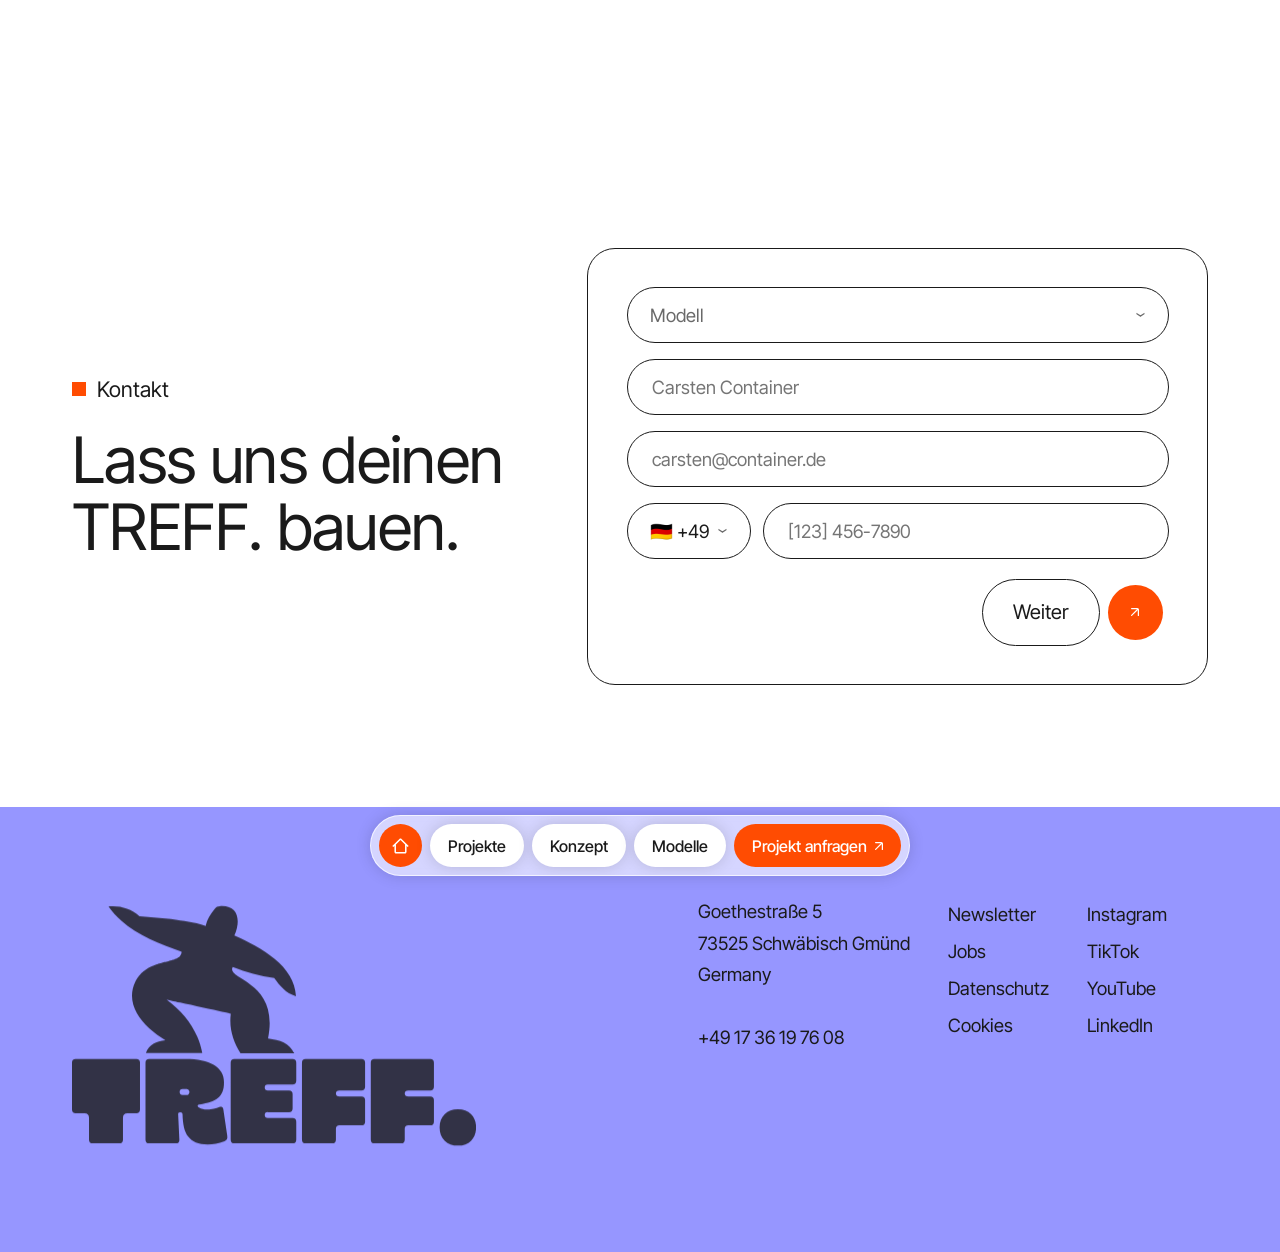
<file: kontakt.html>
<!DOCTYPE html>
<html lang="de">
<head>
  <meta charset="UTF-8" />
  <meta name="viewport" content="width=device-width, initial-scale=1" />
  <title>TREFF. — Projekt anfragen</title>
  <meta name="description" content="Lass uns deinen TREFF. bauen — frag jetzt dein Container-Jugendtreff-Projekt an." />
  <link rel="preload" href="fonts/Chunko Bold.woff2" as="font" type="font/woff2" crossorigin />
  <link rel="preload" href="fonts/InterTight-Regular.woff2" as="font" type="font/woff2" crossorigin />
  <link rel="stylesheet" href="css/style.css" />
</head>

<body>

  <!-- ============================ NAV BAR ============================ -->
  <nav class="nav" data-nav aria-label="Hauptnavigation">
    <div class="nav__inner">
      <a class="nav__pill nav__pill--home js-bounce" href="index.html" aria-label="Startseite">
        <svg viewBox="0 0 16.9007 15.4006" fill="none" aria-hidden="true"><path fill-rule="evenodd" clip-rule="evenodd" d="M3.94715 6.20158L8.45036 1.69885L12.9536 6.20158H12.9503V13.7008H3.9503V6.20158H3.94715ZM2.4503 7.69828L1.34276 8.80571L0.282857 7.74592L7.3906 0.638922C7.97589 0.0536928 8.92483 0.0536928 9.51012 0.638922L16.6179 7.74592L15.558 8.80571L14.4503 7.69817V13.7008C14.4503 14.5291 13.7787 15.2006 12.9503 15.2006H3.9503C3.12188 15.2006 2.4503 14.5291 2.4503 13.7008V7.69828Z" fill="currentColor"/></svg>
      </a>
      <a class="nav__pill nav__pill--text js-bounce" href="index.html#projekte">Projekte</a>
      <a class="nav__pill nav__pill--text js-bounce" href="index.html#konzept">Konzept</a>
      <a class="nav__pill nav__pill--text js-bounce" href="index.html#modelle">Modelle</a>
      <a class="nav__pill nav__pill--cta js-bounce" href="kontakt.html" aria-current="page">
        Projekt anfragen
        <svg viewBox="0 0 13 13" fill="none" aria-hidden="true"><path d="M1 1H10C11.1046 1 12 1.89543 12 3V12" stroke="currentColor" stroke-width="2" stroke-linecap="round"/><path d="M11 2L1 12" stroke="currentColor" stroke-width="2" stroke-linecap="round"/></svg>
      </a>
    </div>
  </nav>

  <main class="page-top">
    <!-- ===================== KONTAKT ===================== -->
    <section class="section kontakt" id="kontakt" data-parallax-scope>
      <div class="container kontakt__grid">
        <div class="kontakt__head" data-reveal="right">
          <p class="eyebrow">Kontakt</p>
          <h1 class="kontakt__title">Lass uns deinen TREFF. bauen.</h1>
        </div>
        <form class="form-card" data-reveal="left" onsubmit="return false">
          <div class="dropdown" data-dropdown>
            <button type="button" class="field dropdown__toggle" aria-haspopup="listbox" aria-expanded="false">
              <span class="dropdown__value is-placeholder" data-dropdown-value>Modell</span>
              <span class="field__chevron" aria-hidden="true">›</span>
            </button>
            <ul class="dropdown__menu" role="listbox" tabindex="-1">
              <li class="dropdown__option" role="option" data-value="Modell 4C">Modell 4C</li>
              <li class="dropdown__option" role="option" data-value="Modell 7C">Modell 7C</li>
              <li class="dropdown__option" role="option" data-value="Unentschlossen">Unentschlossen</li>
              <li class="dropdown__option" role="option" data-value="Unabhängige Frage">Unabhängige Frage</li>
            </ul>
          </div>
          <label class="field"><input type="text" placeholder="Carsten Container" aria-label="Name" /></label>
          <label class="field"><input type="email" placeholder="carsten@container.de" aria-label="E-Mail" /></label>
          <div class="form-row">
            <div class="dropdown dropdown--code" data-dropdown>
              <button type="button" class="field field--code dropdown__toggle" aria-haspopup="listbox" aria-expanded="false" aria-label="Ländervorwahl">
                <span class="dropdown__value" data-dropdown-value>🇩🇪 +49</span>
                <span class="field__chevron" aria-hidden="true">›</span>
              </button>
              <ul class="dropdown__menu" role="listbox" tabindex="-1" data-lenis-prevent>
                <li class="dropdown__option" role="option" data-value="🇩🇪 +49" aria-selected="true"><span class="code__flag">🇩🇪</span><span class="code__dial">+49</span><span class="code__name">Deutschland</span></li>
                <li class="dropdown__option" role="option" data-value="🇦🇹 +43"><span class="code__flag">🇦🇹</span><span class="code__dial">+43</span><span class="code__name">Österreich</span></li>
                <li class="dropdown__option" role="option" data-value="🇧🇪 +32"><span class="code__flag">🇧🇪</span><span class="code__dial">+32</span><span class="code__name">Belgien</span></li>
                <li class="dropdown__option" role="option" data-value="🇫🇷 +33"><span class="code__flag">🇫🇷</span><span class="code__dial">+33</span><span class="code__name">Frankreich</span></li>
                <li class="dropdown__option" role="option" data-value="🇮🇹 +39"><span class="code__flag">🇮🇹</span><span class="code__dial">+39</span><span class="code__name">Italien</span></li>
                <li class="dropdown__option" role="option" data-value="🇳🇱 +31"><span class="code__flag">🇳🇱</span><span class="code__dial">+31</span><span class="code__name">Niederlande</span></li>
                <li class="dropdown__option" role="option" data-value="🇵🇱 +48"><span class="code__flag">🇵🇱</span><span class="code__dial">+48</span><span class="code__name">Polen</span></li>
                <li class="dropdown__option" role="option" data-value="🇵🇹 +351"><span class="code__flag">🇵🇹</span><span class="code__dial">+351</span><span class="code__name">Portugal</span></li>
                <li class="dropdown__option" role="option" data-value="🇪🇸 +34"><span class="code__flag">🇪🇸</span><span class="code__dial">+34</span><span class="code__name">Spanien</span></li>
                <li class="dropdown__option" role="option" data-value="🇸🇪 +46"><span class="code__flag">🇸🇪</span><span class="code__dial">+46</span><span class="code__name">Schweden</span></li>
              </ul>
            </div>
            <label class="field"><input type="tel" placeholder="[123] 456-7890" aria-label="Telefon" /></label>
          </div>
          <div class="form-actions">
            <button type="submit" class="cta">
              <span class="cta__pill">Weiter</span>
              <span class="cta__circle"><svg viewBox="0 0 13 13" fill="none" aria-hidden="true"><path d="M1 1H10C11.1046 1 12 1.89543 12 3V12" stroke="currentColor" stroke-width="2" stroke-linecap="round"/><path d="M11 2L1 12" stroke="currentColor" stroke-width="2" stroke-linecap="round"/></svg></span>
            </button>
          </div>
        </form>
      </div>
    </section>
  </main>

  <!-- ============================= FOOTER ============================= -->
  <footer class="footer">
    <div class="footer__grid">
      <div class="footer__logo" data-reveal>
        <img src="assets/illustrations/footer-logo.svg" alt="TREFF." width="432" height="257" />
      </div>
      <div class="footer__cols">
        <address>
          Goethestraße 5<br />
          73525 Schwäbisch Gmünd<br />
          Germany<br /><br />
          +49 17 36 19 76 08
        </address>
        <ul class="footer__links">
          <li><a href="#">Newsletter</a></li>
          <li><a href="#">Jobs</a></li>
          <li><a href="#">Datenschutz</a></li>
          <li><a href="#">Cookies</a></li>
        </ul>
        <ul class="footer__links">
          <li><a href="#">Instagram</a></li>
          <li><a href="#">TikTok</a></li>
          <li><a href="#">YouTube</a></li>
          <li><a href="#">LinkedIn</a></li>
        </ul>
      </div>
    </div>
  </footer>

  <script src="js/lib/gsap.min.js"></script>
  <script src="js/lib/ScrollTrigger.min.js"></script>
  <script src="js/lib/Draggable.min.js"></script>
  <script src="js/lib/lenis.min.js"></script>
  <script src="js/app.js"></script>
  <script src="js/parallax.js"></script>
  <script src="js/phasen.js"></script>
  <script src="js/carousel.js"></script>
  <script src="js/faq.js"></script></body>
</html>
</file>
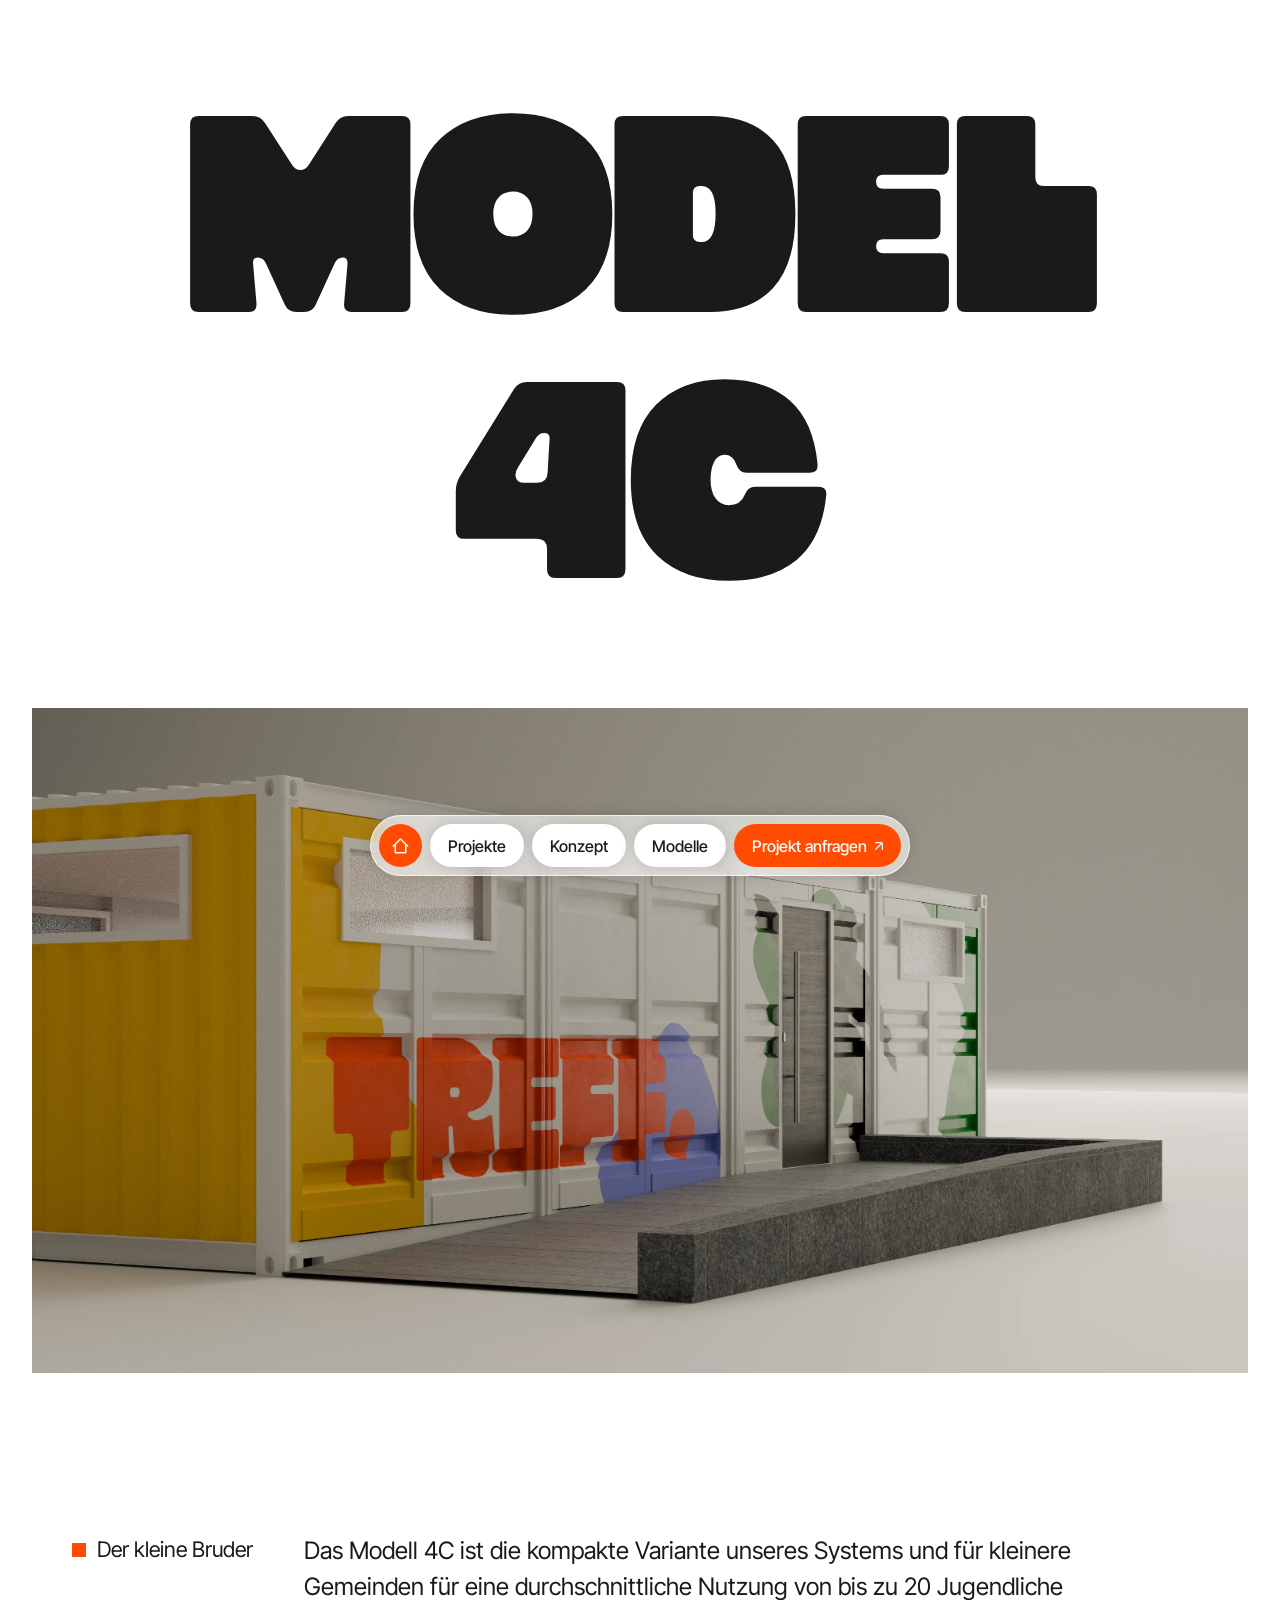
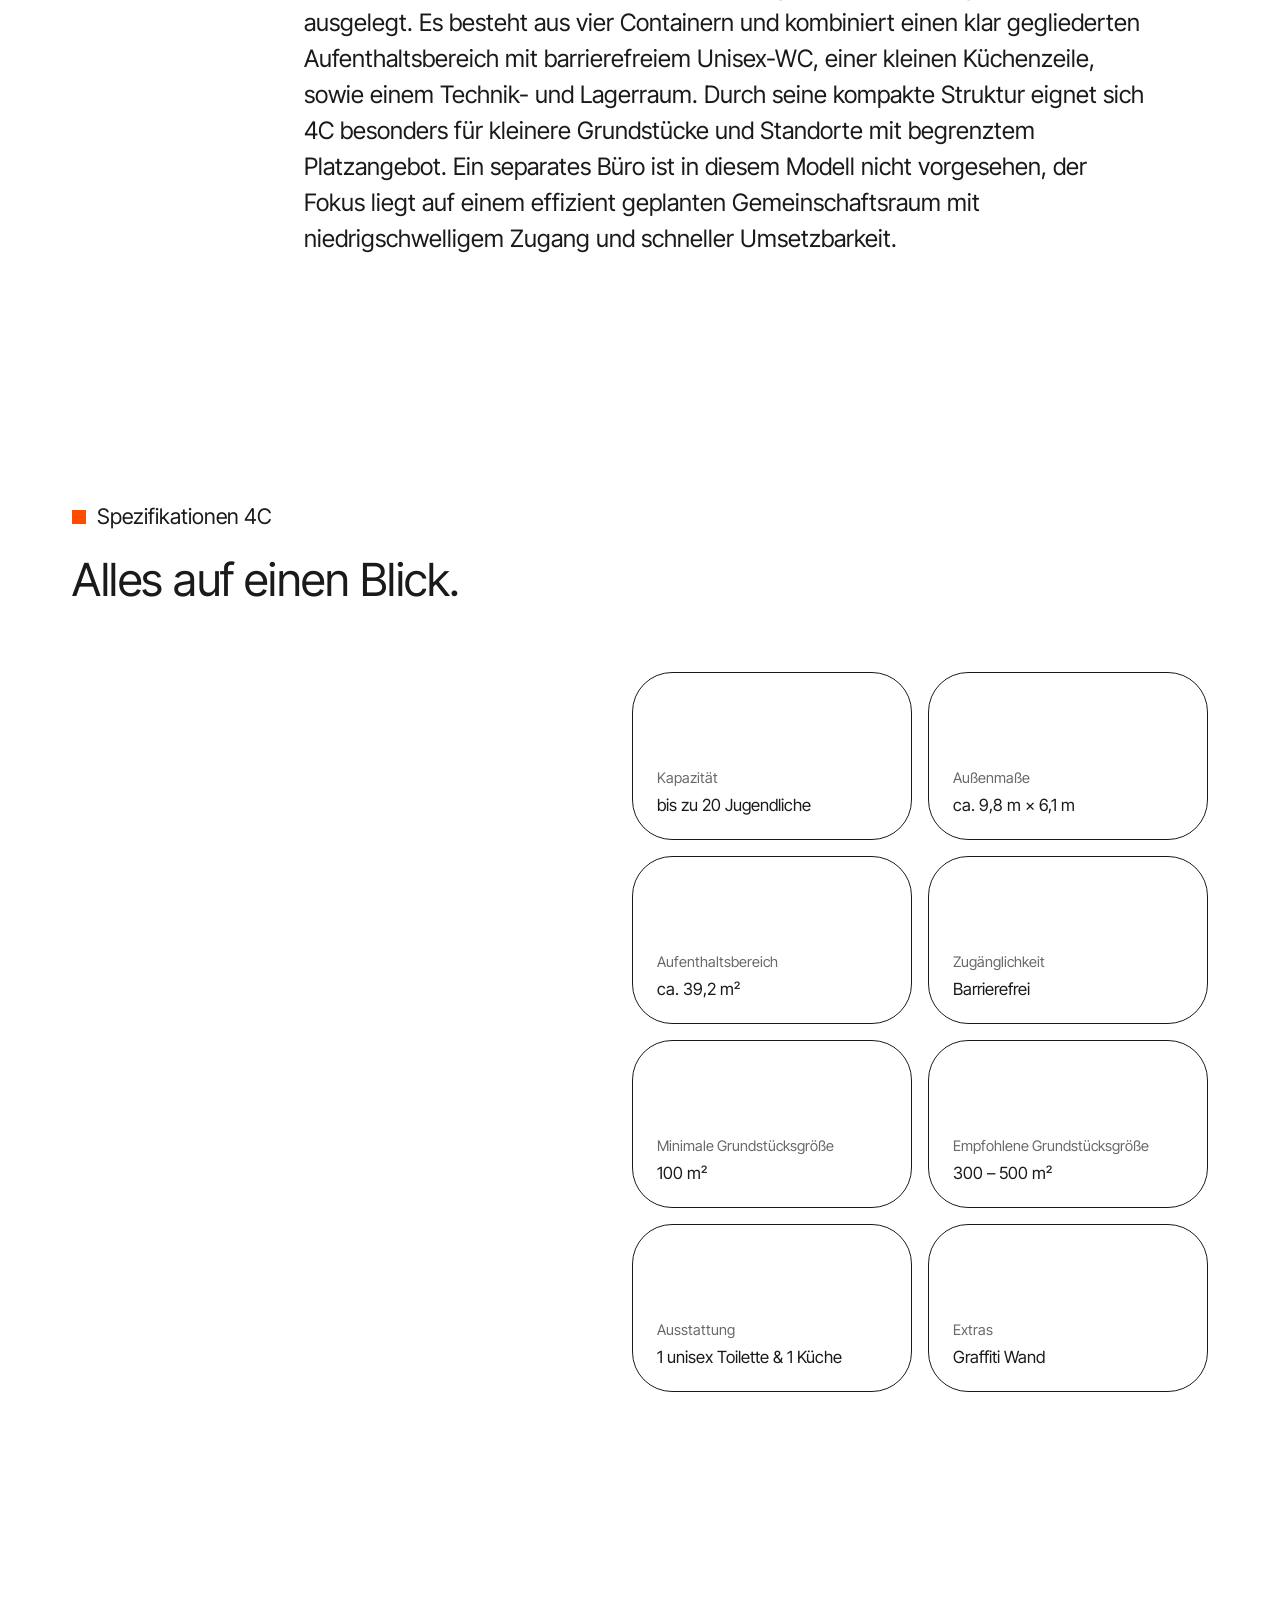
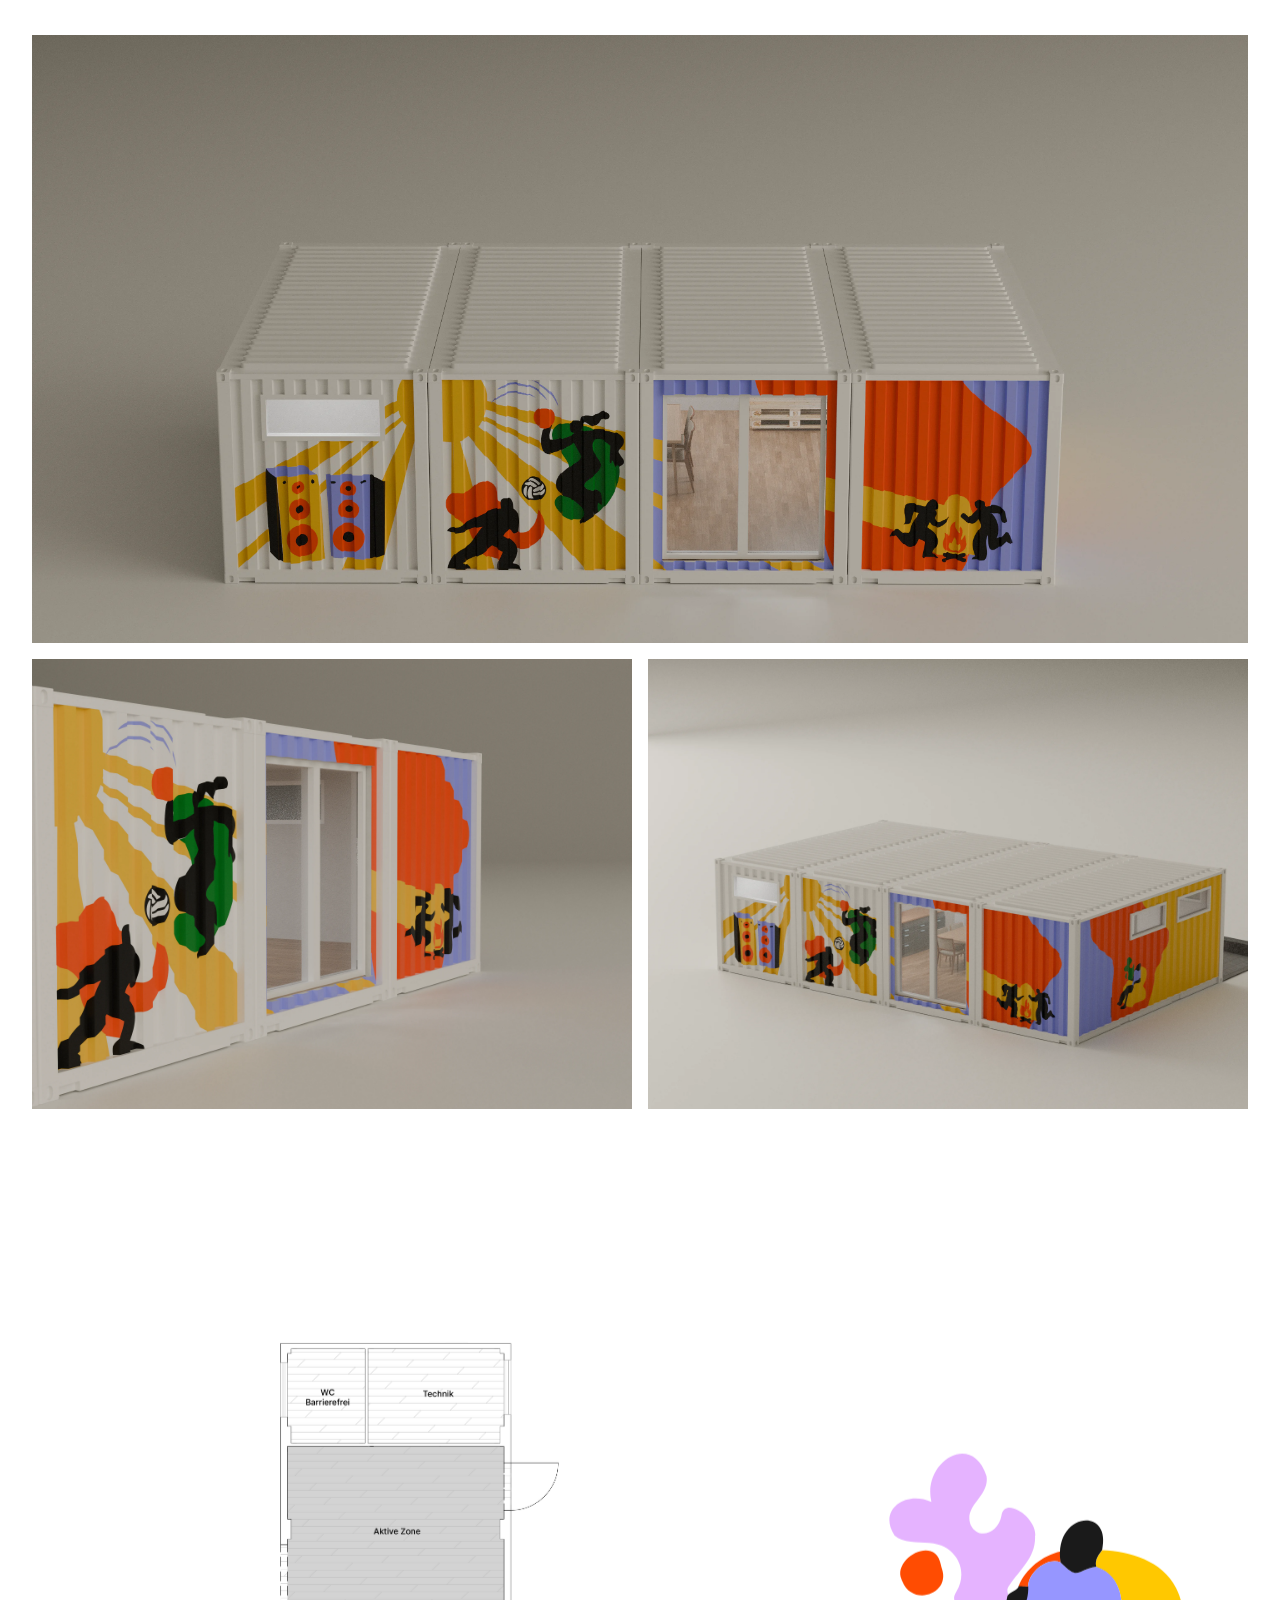
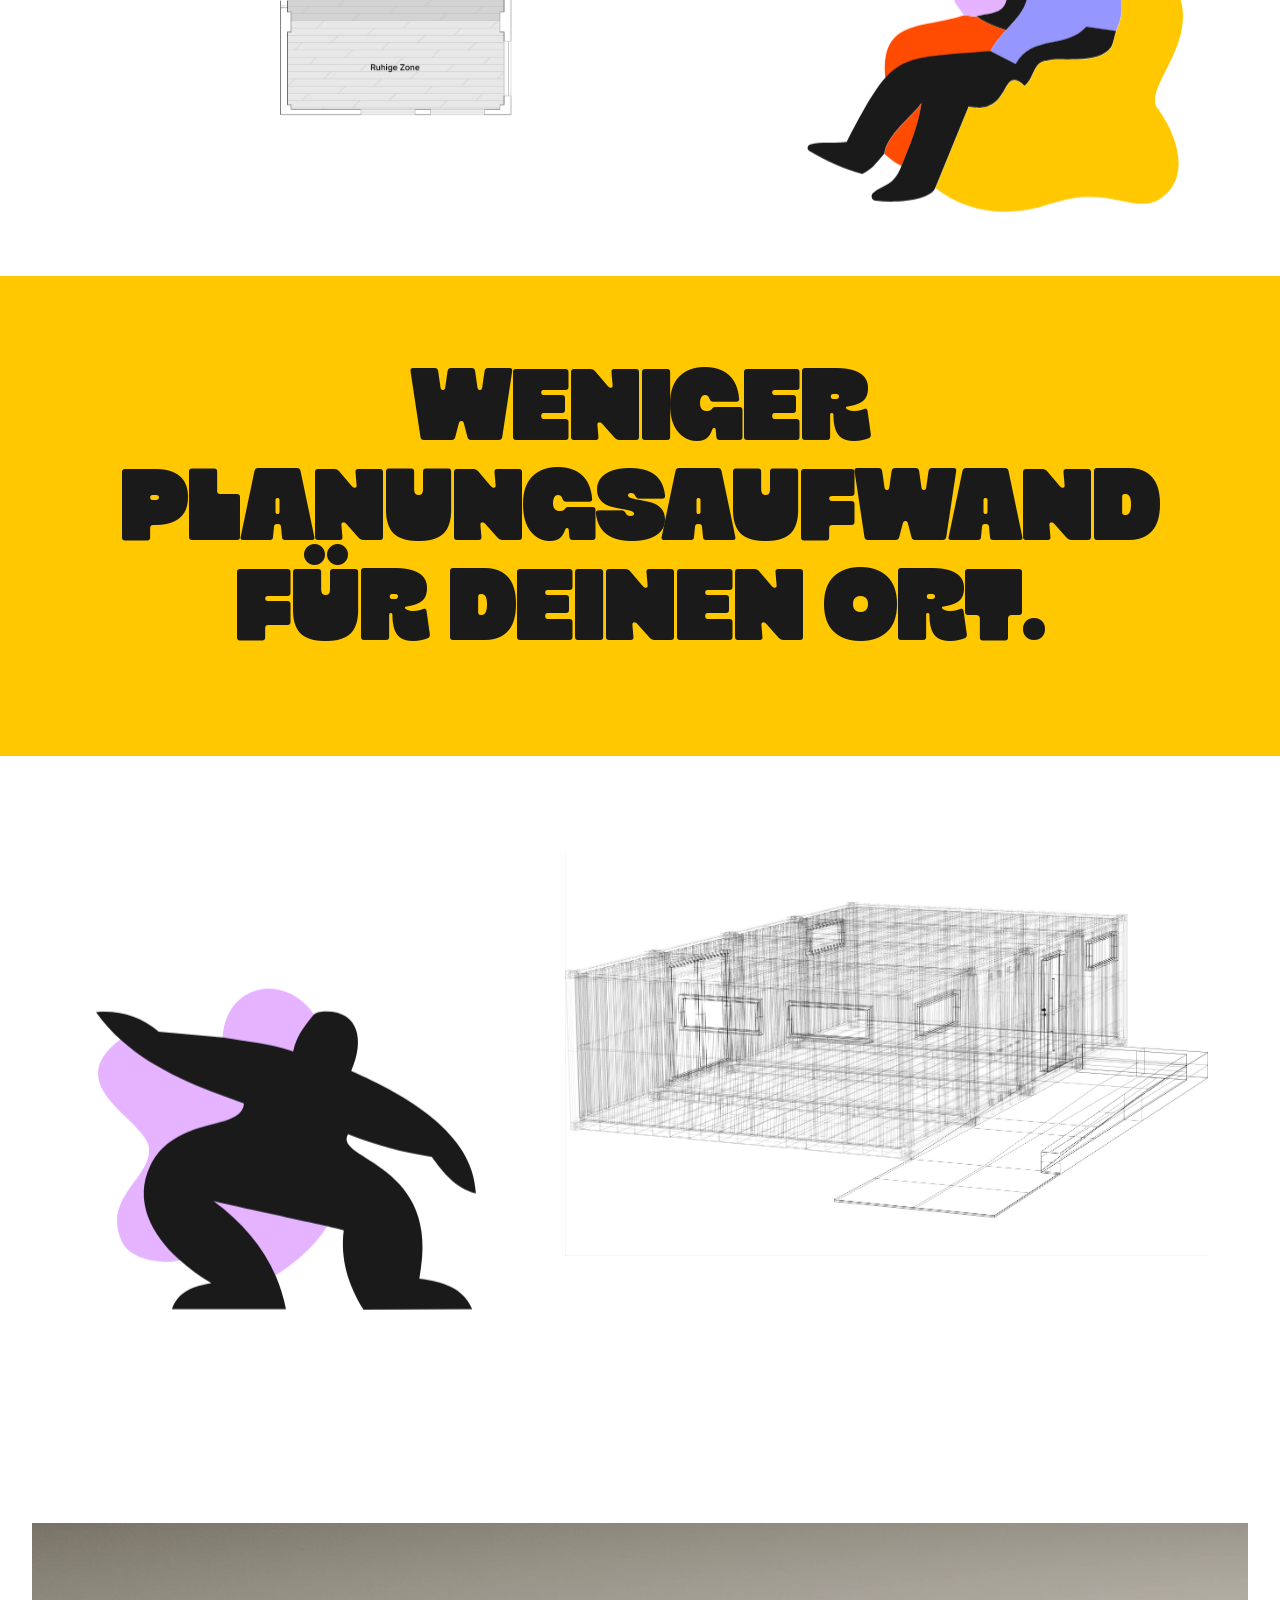
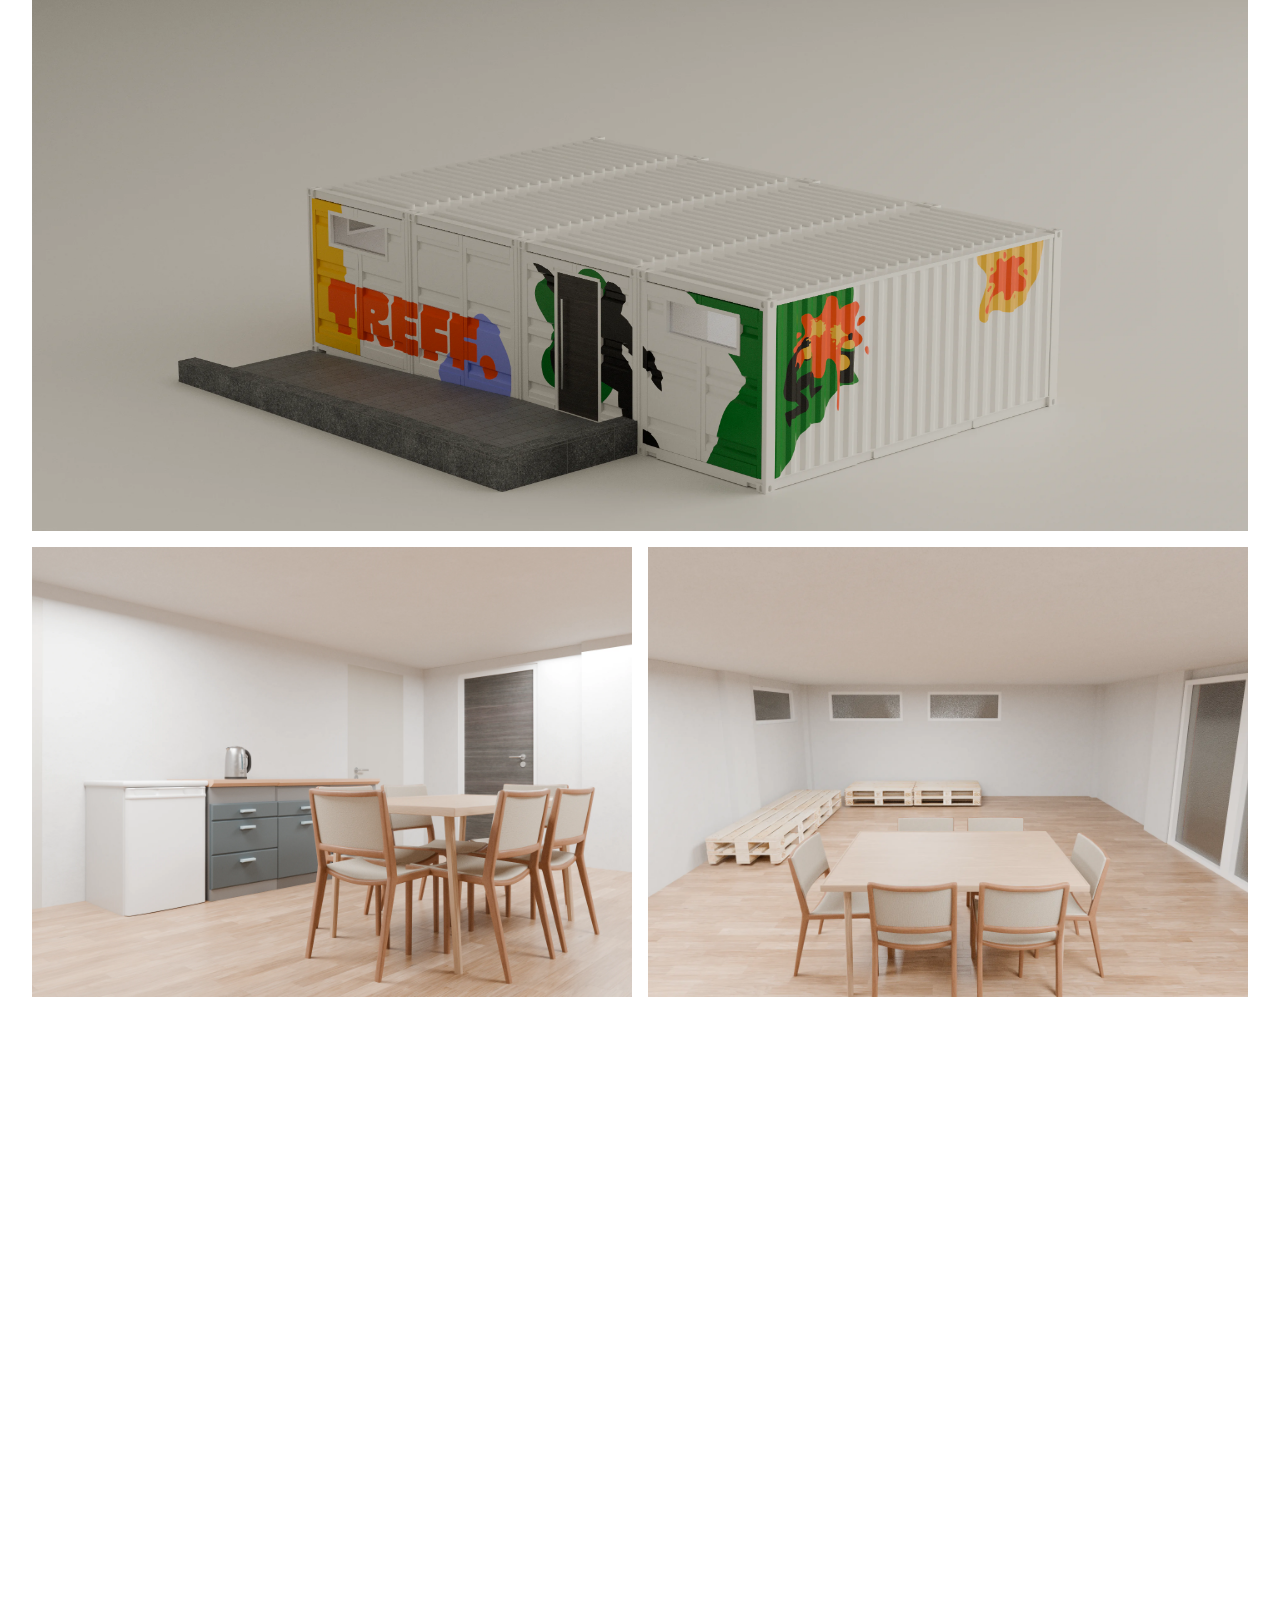
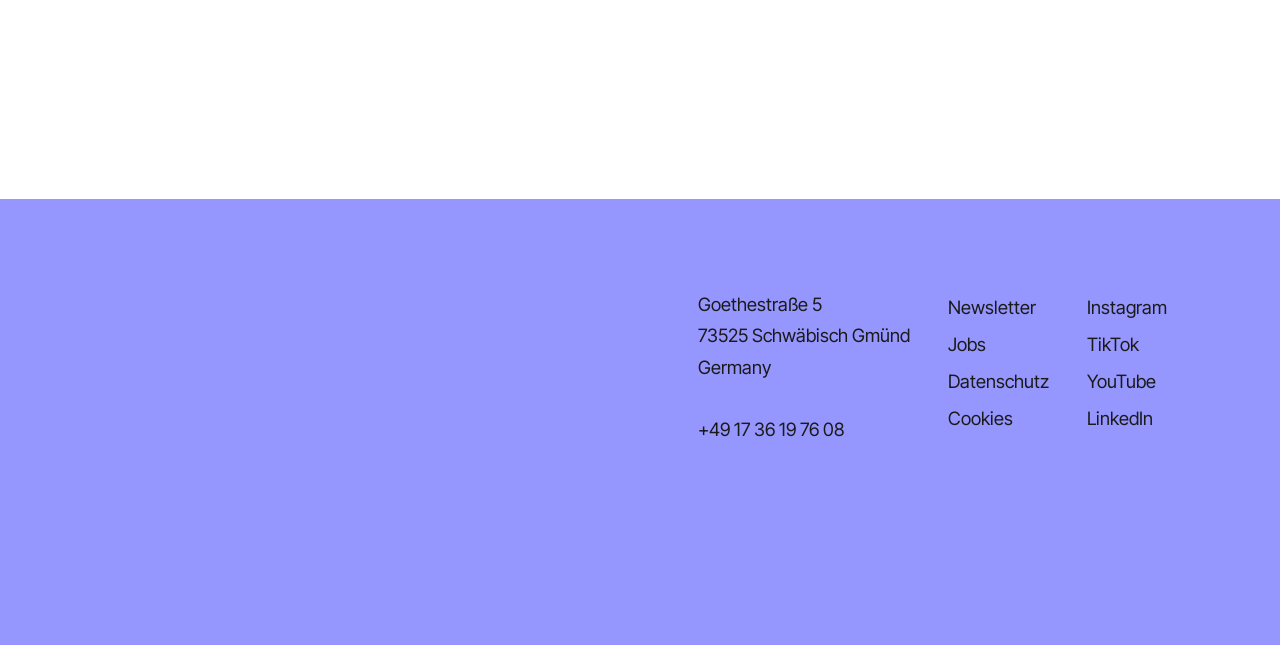
<file: modell-4c.html>
<!DOCTYPE html>
<html lang="de">
<head>
  <meta charset="UTF-8" />
  <meta name="viewport" content="width=device-width, initial-scale=1" />
  <title>TREFF. — Modell 4C</title>
  <meta name="description" content="Modell 4C — die kompakte Variante: vier Container für bis zu 20 Jugendliche, schnell und günstig umgesetzt." />
  <link rel="preload" href="fonts/Chunko Bold.woff2" as="font" type="font/woff2" crossorigin />
  <link rel="preload" href="fonts/InterTight-Regular.woff2" as="font" type="font/woff2" crossorigin />
  <link rel="stylesheet" href="css/style.css" />
</head>

<body>

  <!-- ============================ NAV BAR ============================ -->
  <nav class="nav" data-nav aria-label="Hauptnavigation">
    <div class="nav__inner">
      <a class="nav__pill nav__pill--home js-bounce" href="index.html" aria-label="Startseite">
        <svg viewBox="0 0 16.9007 15.4006" fill="none" aria-hidden="true"><path fill-rule="evenodd" clip-rule="evenodd" d="M3.94715 6.20158L8.45036 1.69885L12.9536 6.20158H12.9503V13.7008H3.9503V6.20158H3.94715ZM2.4503 7.69828L1.34276 8.80571L0.282857 7.74592L7.3906 0.638922C7.97589 0.0536928 8.92483 0.0536928 9.51012 0.638922L16.6179 7.74592L15.558 8.80571L14.4503 7.69817V13.7008C14.4503 14.5291 13.7787 15.2006 12.9503 15.2006H3.9503C3.12188 15.2006 2.4503 14.5291 2.4503 13.7008V7.69828Z" fill="currentColor"/></svg>
      </a>
      <a class="nav__pill nav__pill--text js-bounce" href="index.html#projekte">Projekte</a>
      <a class="nav__pill nav__pill--text js-bounce" href="index.html#konzept">Konzept</a>
      <a class="nav__pill nav__pill--text js-bounce" href="index.html#modelle">Modelle</a>
      <a class="nav__pill nav__pill--cta js-bounce" href="kontakt.html">
        Projekt anfragen
        <svg viewBox="0 0 13 13" fill="none" aria-hidden="true"><path d="M1 1H10C11.1046 1 12 1.89543 12 3V12" stroke="currentColor" stroke-width="2" stroke-linecap="round"/><path d="M11 2L1 12" stroke="currentColor" stroke-width="2" stroke-linecap="round"/></svg>
      </a>
    </div>
  </nav>

  <!-- ============================= HEADER ============================= -->
  <header class="subhead">
    <h1 class="subhead__title" data-reveal="scale">Model 4C</h1>
    <!-- SLOT: modell-4c-hero -->
    <figure class="img-slot subhead__hero" data-reveal><img src="assets/images/modell-4c-hero.webp" alt="Modell 4C Jugendtreff" width="1792" height="980" /></figure>
  </header>

  <main>

    <!-- ===================== KLEINER TEXT ===================== -->
    <section class="section kleiner-text">
      <div class="container">
        <p class="eyebrow" data-reveal>Der kleine Bruder</p>
        <p class="kleiner-text__copy" data-reveal>Das Modell 4C ist die kompakte Variante unseres Systems und für kleinere Gemeinden für eine durchschnittliche Nutzung von bis zu 20 Jugendliche ausgelegt. Es besteht aus vier Containern und kombiniert einen klar gegliederten Aufenthaltsbereich mit barrierefreiem Unisex-WC, einer kleinen Küchenzeile, sowie einem Technik- und Lagerraum. Durch seine kompakte Struktur eignet sich 4C besonders für kleinere Grundstücke und Standorte mit begrenztem Platzangebot. Ein separates Büro ist in diesem Modell nicht vorgesehen, der Fokus liegt auf einem effizient geplanten Gemeinschaftsraum mit niedrigschwelligem Zugang und schneller Umsetzbarkeit.</p>
      </div>
    </section>

    <!-- ===================== SPECS 4C ===================== -->
    <section class="section specs">
      <div class="container">
        <div class="specs__head" data-reveal>
          <p class="eyebrow">Spezifikationen 4C</p>
          <h2 class="section-title">Alles auf einen Blick.</h2>
        </div>
      </div>
      <div class="container">
        <div class="card-grid card-grid--end specs__grid" data-reveal>
          <div class="card-pill spec"><span class="spec__label">Kapazität</span><span class="spec__value">bis zu 20 Jugendliche</span></div>
          <div class="card-pill spec"><span class="spec__label">Außenmaße</span><span class="spec__value">ca. 9,8 m × 6,1 m</span></div>
          <div class="card-pill spec"><span class="spec__label">Aufenthaltsbereich</span><span class="spec__value">ca. 39,2 m²</span></div>
          <div class="card-pill spec"><span class="spec__label">Zugänglichkeit</span><span class="spec__value">Barrierefrei</span></div>
          <div class="card-pill spec"><span class="spec__label">Minimale Grundstücksgröße</span><span class="spec__value">100 m²</span></div>
          <div class="card-pill spec"><span class="spec__label">Empfohlene Grundstücksgröße</span><span class="spec__value">300 – 500 m²</span></div>
          <div class="card-pill spec"><span class="spec__label">Ausstattung</span><span class="spec__value">1 unisex Toilette &amp; 1 Küche</span></div>
          <div class="card-pill spec"><span class="spec__label">Extras</span><span class="spec__value">Graffiti Wand</span></div>
        </div>
      </div>
    </section>

    <!-- ===================== BILDGALERIE GROSS 1 ===================== -->
    <section class="section galerie-gross" data-parallax-scope>
      <div class="container">
        <!-- SLOT: modell-4c-galerie-01..03 -->
        <figure class="img-slot" style="--ar: 16/8" data-reveal><img src="assets/images/modell-4c-galerie-01.webp" alt="" width="1600" height="800" /></figure>
        <div class="galerie-gross__grid cols-2" style="margin-top: 16px">
          <figure class="img-slot" style="--ar: 4/3" data-reveal><img src="assets/images/modell-4c-galerie-02.webp" alt="" width="800" height="600" /></figure>
          <figure class="img-slot" style="--ar: 4/3" data-reveal><img src="assets/images/modell-4c-galerie-03.webp" alt="" width="800" height="600" /></figure>
        </div>
      </div>
    </section>

    <!-- ===================== BILDGALERIE SEITLICH 1 (Illu rechts) ===================== -->
    <section class="section galerie-seitlich galerie-seitlich--illu-right" data-illu-parallax data-parallax-scope>
      <div class="container">
        <!-- SLOT: modell-4c-seitlich-01 -->
        <figure class="img-slot galerie-seitlich__img" data-reveal><img src="assets/images/modell-4c-seitlich-01.webp" alt="" width="1200" height="750" /></figure>
        <div class="galerie-seitlich__illu bg-illu"><img src="assets/illustrations/modell4c-illu-1.svg" alt="" /></div>
      </div>
    </section>

    <!-- ===================== STÖRER (gelb) ===================== -->
    <section class="stoerer stoerer--gelb full-bleed">
      <h2 data-reveal="scale">Weniger Planungsaufwand für deinen Ort.</h2>
    </section>

    <!-- ===================== BILDGALERIE SEITLICH 2 (Illu links) ===================== -->
    <section class="section galerie-seitlich galerie-seitlich--illu-left" data-illu-parallax data-parallax-scope>
      <div class="container">
        <!-- SLOT: modell-4c-seitlich-02 -->
        <figure class="img-slot galerie-seitlich__img" data-reveal><img src="assets/images/modell-4c-seitlich-02.webp" alt="" width="1200" height="750" /></figure>
        <div class="galerie-seitlich__illu bg-illu"><img src="assets/illustrations/modell4c-illu-2.svg" alt="" /></div>
      </div>
    </section>

    <!-- ===================== BILDGALERIE GROSS 2 ===================== -->
    <section class="section galerie-gross" data-parallax-scope>
      <div class="container">
        <!-- SLOT: modell-4c-galerie-04..06 -->
        <figure class="img-slot" style="--ar: 16/8" data-reveal><img src="assets/images/modell-4c-galerie-04.webp" alt="" width="1600" height="800" /></figure>
        <div class="galerie-gross__grid cols-2" style="margin-top: 16px">
          <figure class="img-slot" style="--ar: 4/3" data-reveal><img src="assets/images/modell-4c-galerie-05.webp" alt="" width="800" height="600" /></figure>
          <figure class="img-slot" style="--ar: 4/3" data-reveal><img src="assets/images/modell-4c-galerie-06.webp" alt="" width="800" height="600" /></figure>
        </div>
      </div>
    </section>

    <!-- ===================== KONTAKT ===================== -->
    <section class="section kontakt" id="kontakt" data-parallax-scope>
      <div class="container kontakt__grid">
        <div class="kontakt__head" data-reveal="right">
          <p class="eyebrow">Kontakt</p>
          <h2 class="kontakt__title">Lass uns deinen TREFF. bauen.</h2>
        </div>
        <form class="form-card" data-reveal="left" onsubmit="return false">
          <div class="dropdown" data-dropdown>
            <button type="button" class="field dropdown__toggle" aria-haspopup="listbox" aria-expanded="false">
              <span class="dropdown__value" data-dropdown-value>Modell 4C</span>
              <span class="field__chevron" aria-hidden="true">›</span>
            </button>
            <ul class="dropdown__menu" role="listbox" tabindex="-1">
              <li class="dropdown__option" role="option" aria-selected="true" data-value="Modell 4C">Modell 4C</li>
              <li class="dropdown__option" role="option" data-value="Modell 7C">Modell 7C</li>
              <li class="dropdown__option" role="option" data-value="Unentschlossen">Unentschlossen</li>
              <li class="dropdown__option" role="option" data-value="Unabhängige Frage">Unabhängige Frage</li>
            </ul>
          </div>
          <label class="field"><input type="text" placeholder="Carsten Container" aria-label="Name" /></label>
          <label class="field"><input type="email" placeholder="carsten@container.de" aria-label="E-Mail" /></label>
          <div class="form-row">
            <div class="dropdown dropdown--code" data-dropdown>
              <button type="button" class="field field--code dropdown__toggle" aria-haspopup="listbox" aria-expanded="false" aria-label="Ländervorwahl">
                <span class="dropdown__value" data-dropdown-value>🇩🇪 +49</span>
                <span class="field__chevron" aria-hidden="true">›</span>
              </button>
              <ul class="dropdown__menu" role="listbox" tabindex="-1" data-lenis-prevent>
                <li class="dropdown__option" role="option" data-value="🇩🇪 +49" aria-selected="true"><span class="code__flag">🇩🇪</span><span class="code__dial">+49</span><span class="code__name">Deutschland</span></li>
                <li class="dropdown__option" role="option" data-value="🇦🇹 +43"><span class="code__flag">🇦🇹</span><span class="code__dial">+43</span><span class="code__name">Österreich</span></li>
                <li class="dropdown__option" role="option" data-value="🇧🇪 +32"><span class="code__flag">🇧🇪</span><span class="code__dial">+32</span><span class="code__name">Belgien</span></li>
                <li class="dropdown__option" role="option" data-value="🇫🇷 +33"><span class="code__flag">🇫🇷</span><span class="code__dial">+33</span><span class="code__name">Frankreich</span></li>
                <li class="dropdown__option" role="option" data-value="🇮🇹 +39"><span class="code__flag">🇮🇹</span><span class="code__dial">+39</span><span class="code__name">Italien</span></li>
                <li class="dropdown__option" role="option" data-value="🇳🇱 +31"><span class="code__flag">🇳🇱</span><span class="code__dial">+31</span><span class="code__name">Niederlande</span></li>
                <li class="dropdown__option" role="option" data-value="🇵🇱 +48"><span class="code__flag">🇵🇱</span><span class="code__dial">+48</span><span class="code__name">Polen</span></li>
                <li class="dropdown__option" role="option" data-value="🇵🇹 +351"><span class="code__flag">🇵🇹</span><span class="code__dial">+351</span><span class="code__name">Portugal</span></li>
                <li class="dropdown__option" role="option" data-value="🇪🇸 +34"><span class="code__flag">🇪🇸</span><span class="code__dial">+34</span><span class="code__name">Spanien</span></li>
                <li class="dropdown__option" role="option" data-value="🇸🇪 +46"><span class="code__flag">🇸🇪</span><span class="code__dial">+46</span><span class="code__name">Schweden</span></li>
              </ul>
            </div>
            <label class="field"><input type="tel" placeholder="[123] 456-7890" aria-label="Telefon" /></label>
          </div>
          <div class="form-actions">
            <button type="submit" class="cta">
              <span class="cta__pill">Weiter</span>
              <span class="cta__circle"><svg viewBox="0 0 13 13" fill="none" aria-hidden="true"><path d="M1 1H10C11.1046 1 12 1.89543 12 3V12" stroke="currentColor" stroke-width="2" stroke-linecap="round"/><path d="M11 2L1 12" stroke="currentColor" stroke-width="2" stroke-linecap="round"/></svg></span>
            </button>
          </div>
        </form>
      </div>
    </section>

  </main>

  <!-- ============================= FOOTER ============================= -->
  <footer class="footer">
    <div class="footer__grid">
      <div class="footer__logo" data-reveal>
        <img src="assets/illustrations/footer-logo.svg" alt="TREFF." width="432" height="257" />
      </div>
      <div class="footer__cols">
        <address>
          Goethestraße 5<br />
          73525 Schwäbisch Gmünd<br />
          Germany<br /><br />
          +49 17 36 19 76 08
        </address>
        <ul class="footer__links">
          <li><a href="#">Newsletter</a></li>
          <li><a href="#">Jobs</a></li>
          <li><a href="#">Datenschutz</a></li>
          <li><a href="#">Cookies</a></li>
        </ul>
        <ul class="footer__links">
          <li><a href="#">Instagram</a></li>
          <li><a href="#">TikTok</a></li>
          <li><a href="#">YouTube</a></li>
          <li><a href="#">LinkedIn</a></li>
        </ul>
      </div>
    </div>
  </footer>

  <script src="js/lib/gsap.min.js"></script>
  <script src="js/lib/ScrollTrigger.min.js"></script>
  <script src="js/lib/Draggable.min.js"></script>
  <script src="js/lib/lenis.min.js"></script>
  <script src="js/app.js"></script>
  <script src="js/parallax.js"></script>
  <script src="js/phasen.js"></script>
  <script src="js/carousel.js"></script>
  <script src="js/faq.js"></script></body>
</html>
</file>
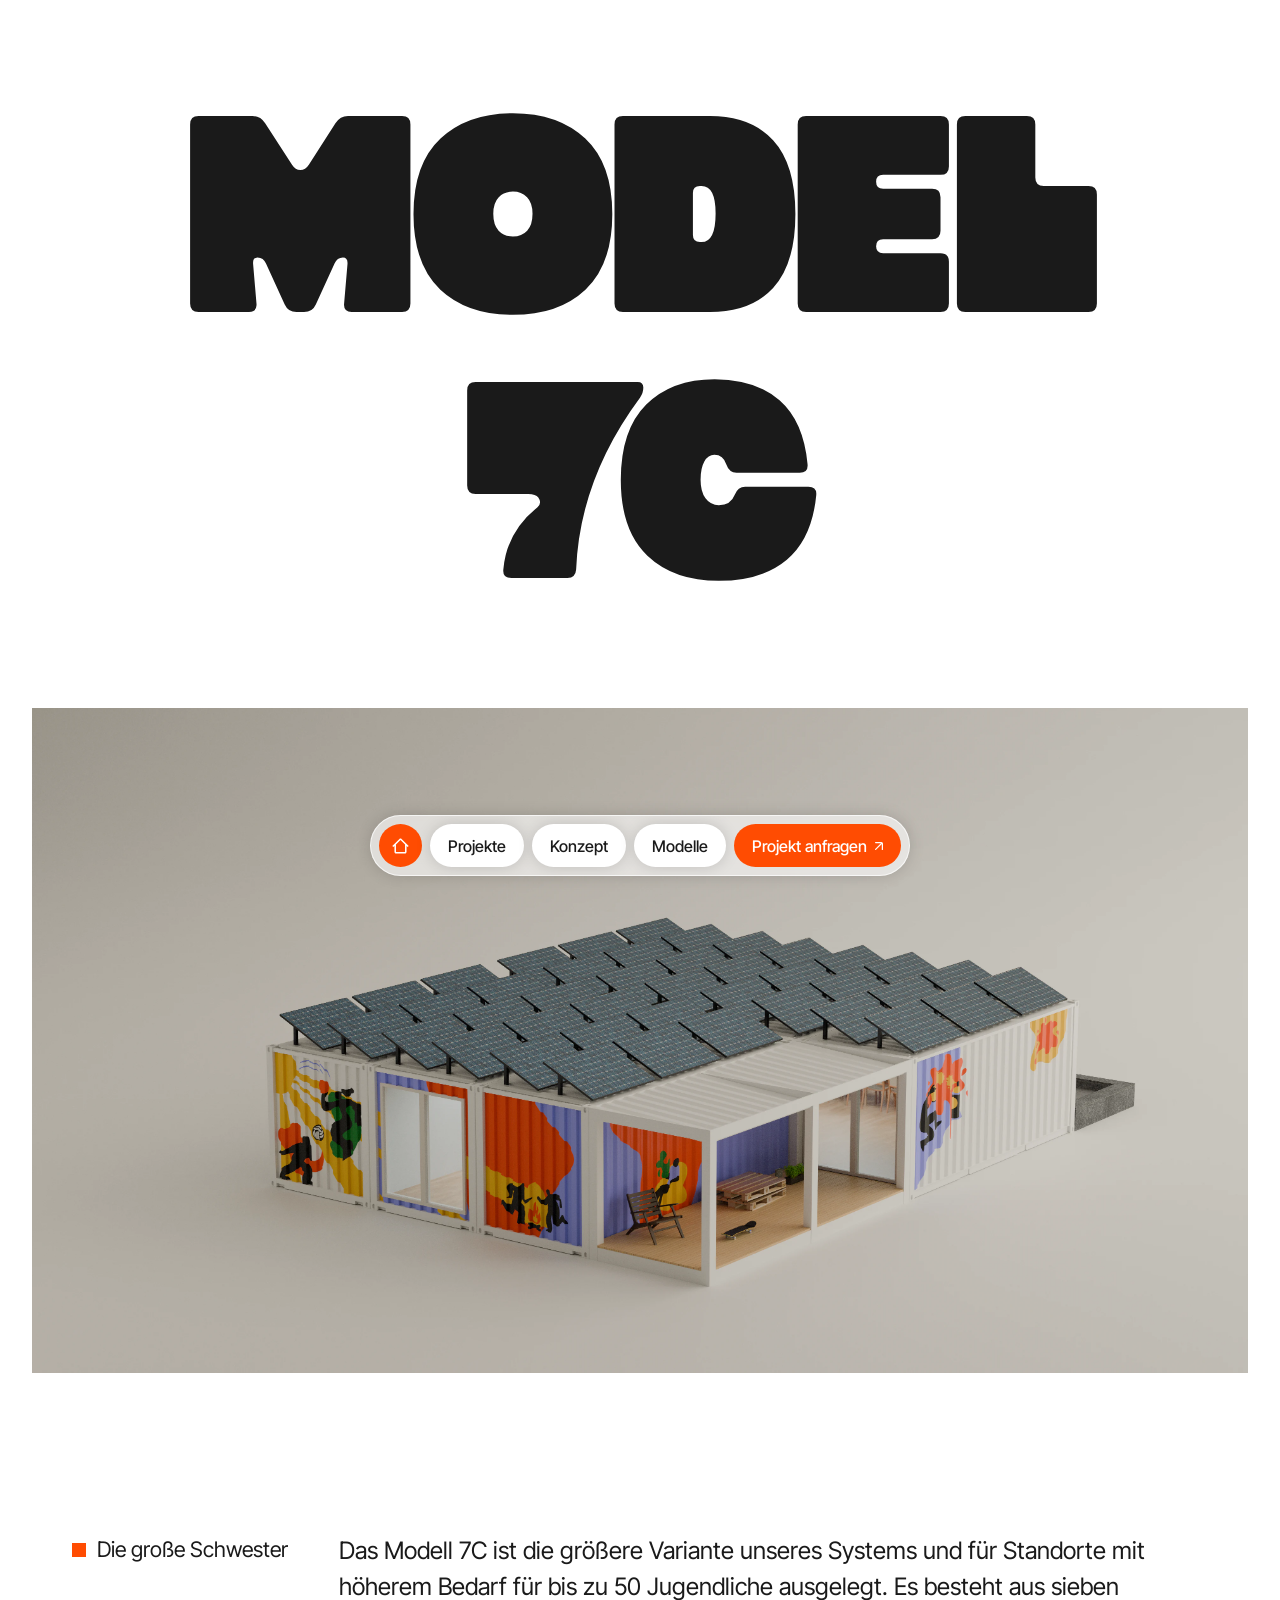
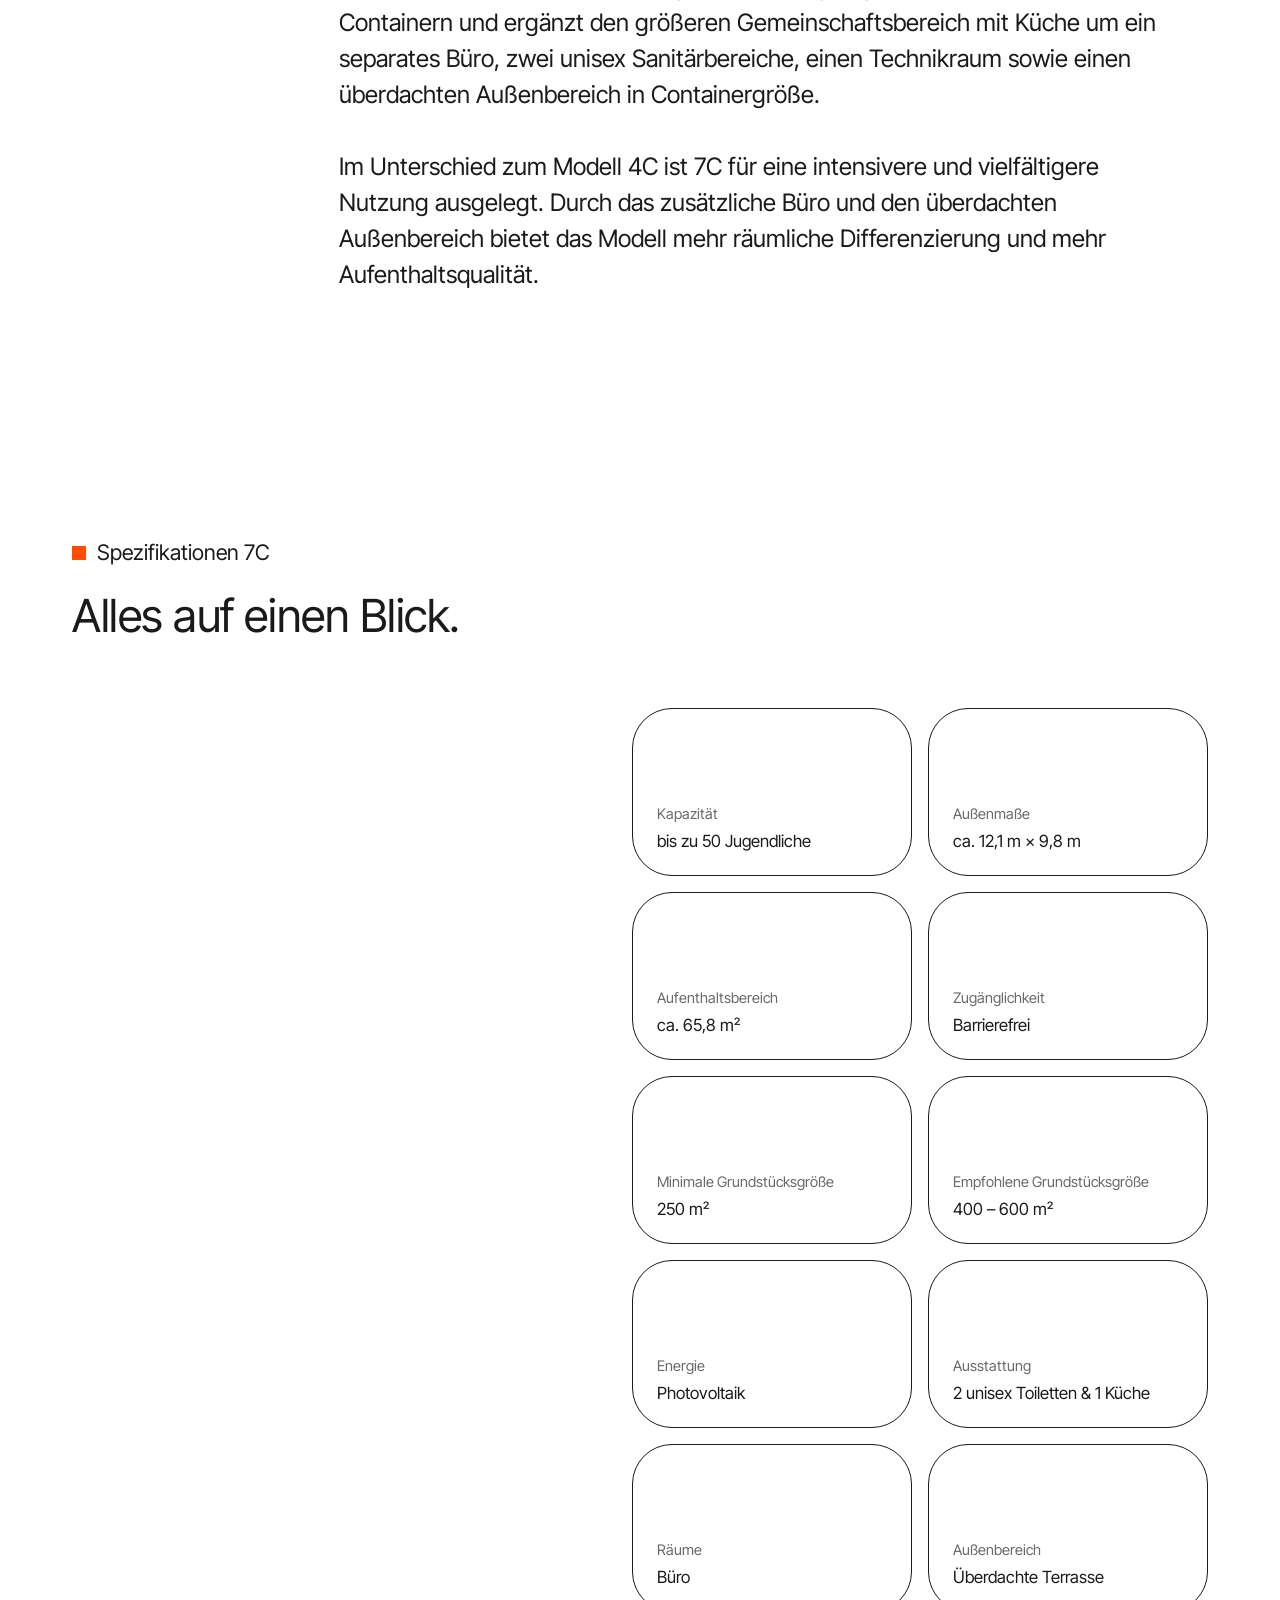
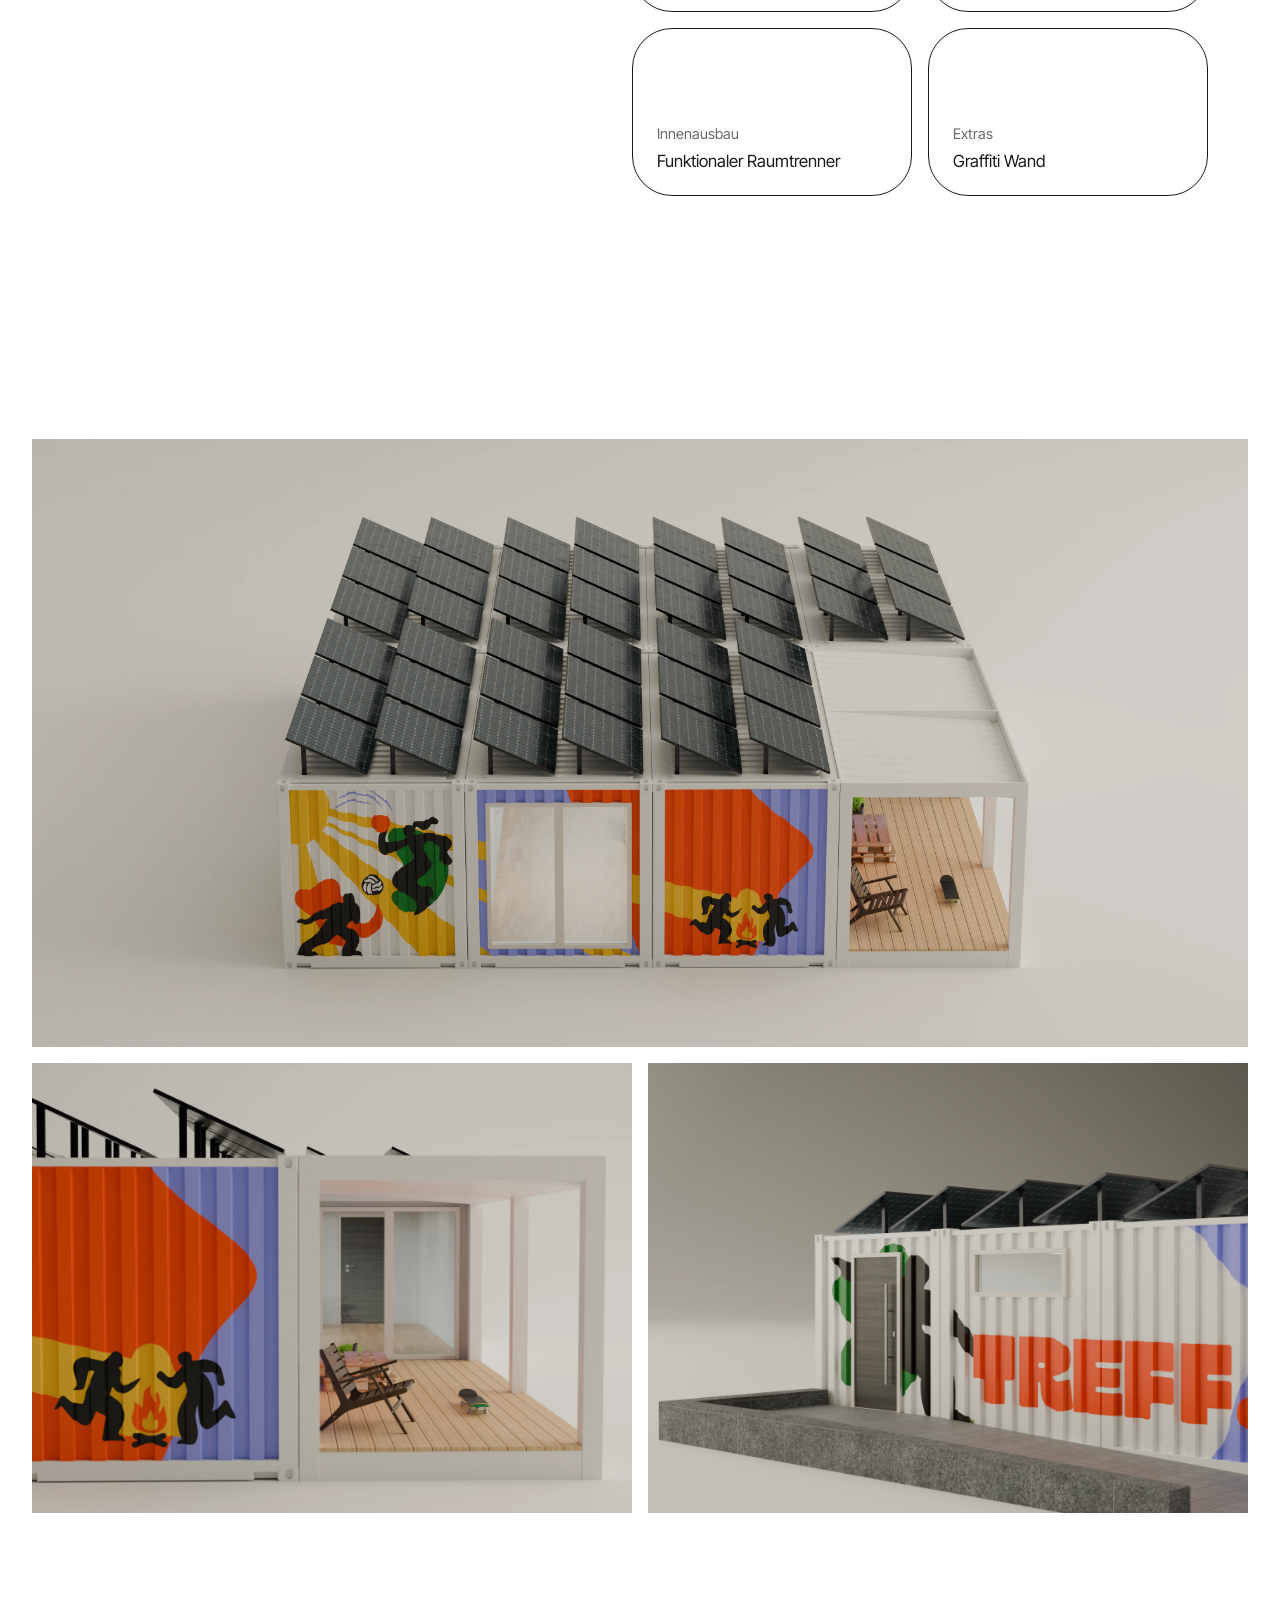
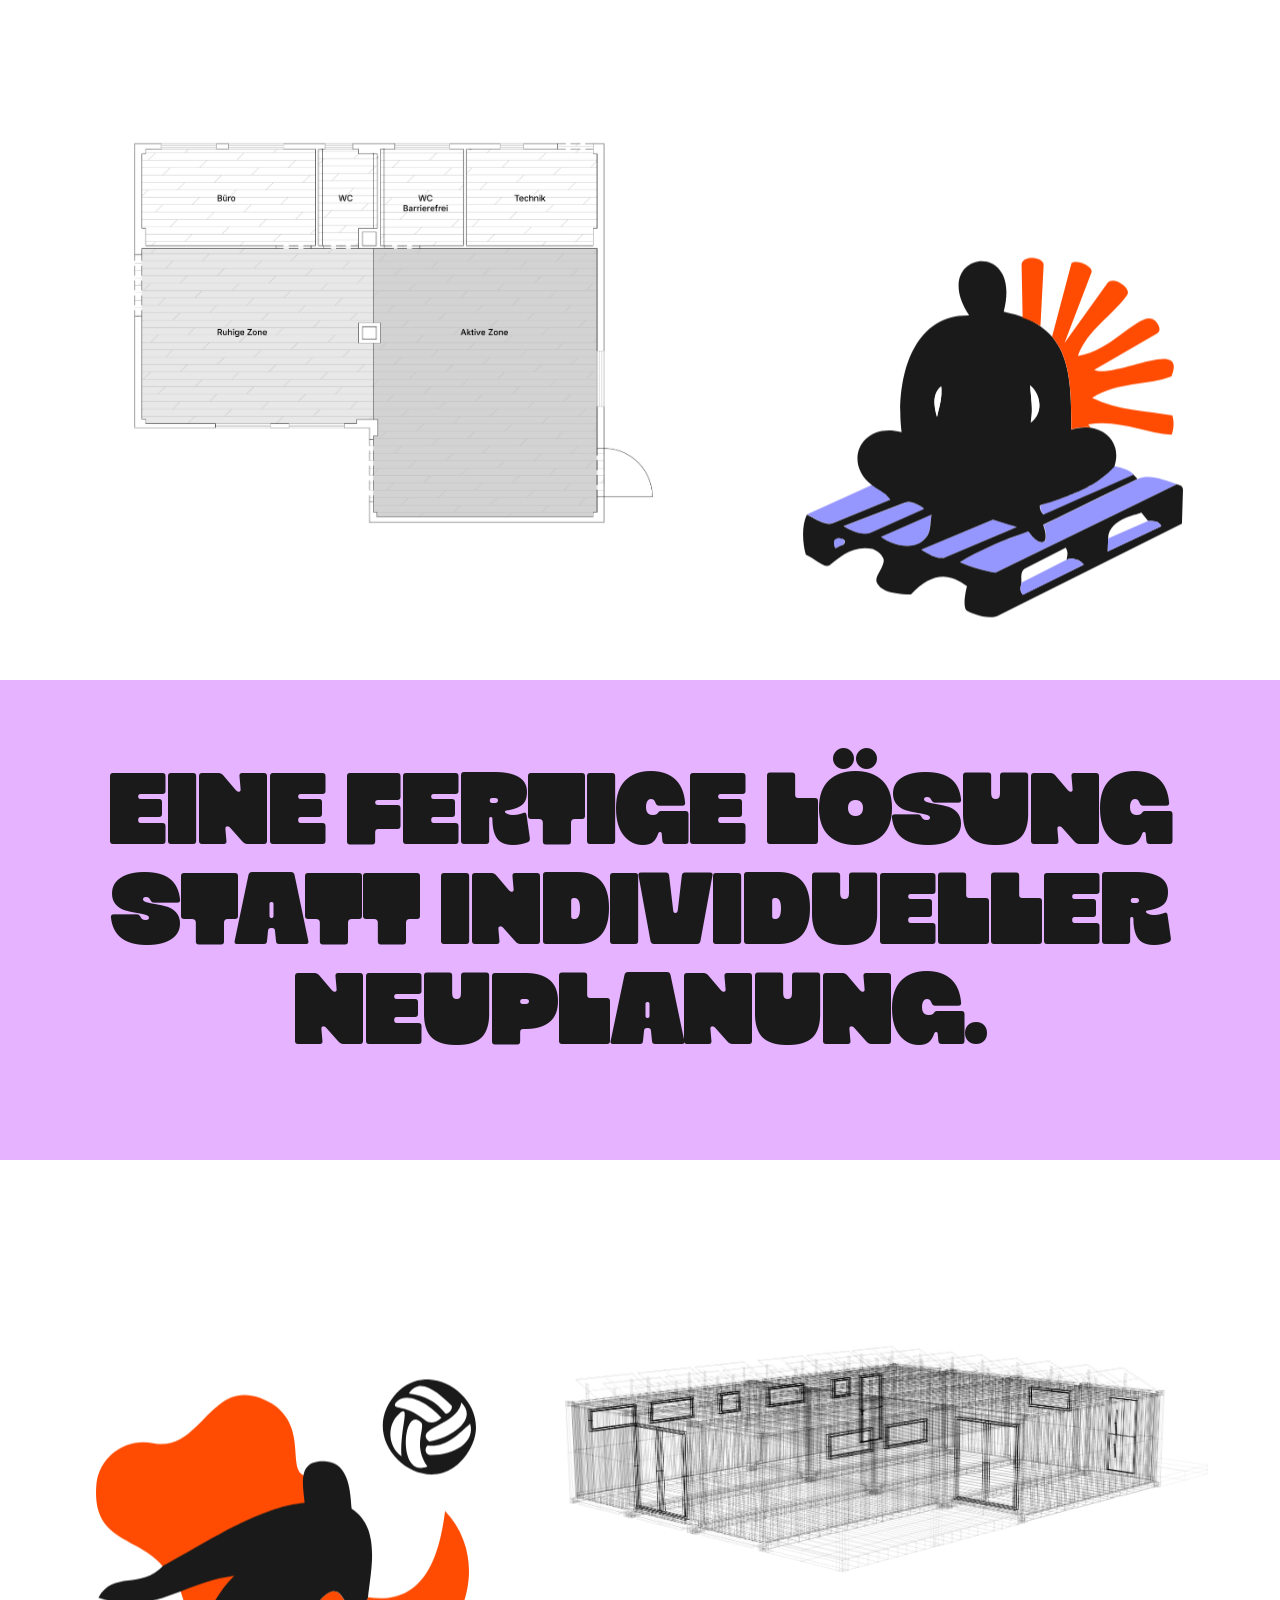
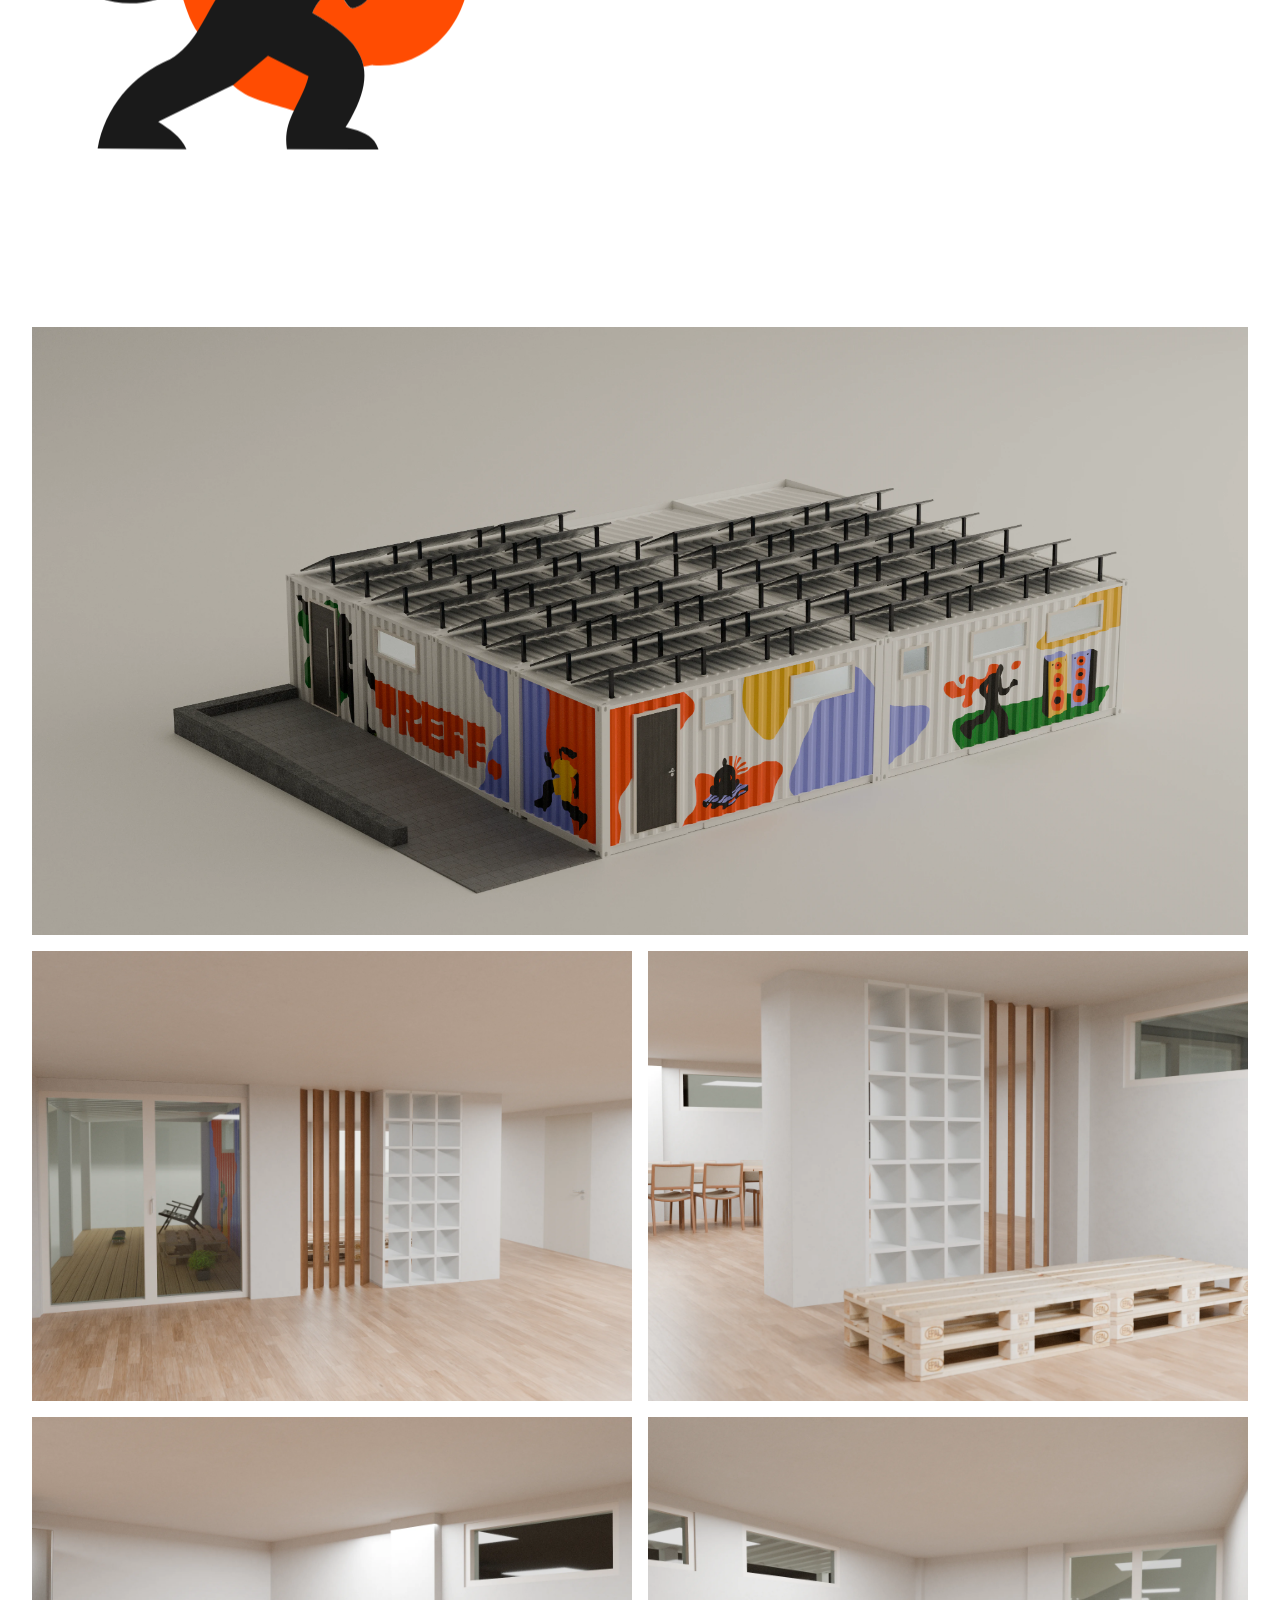
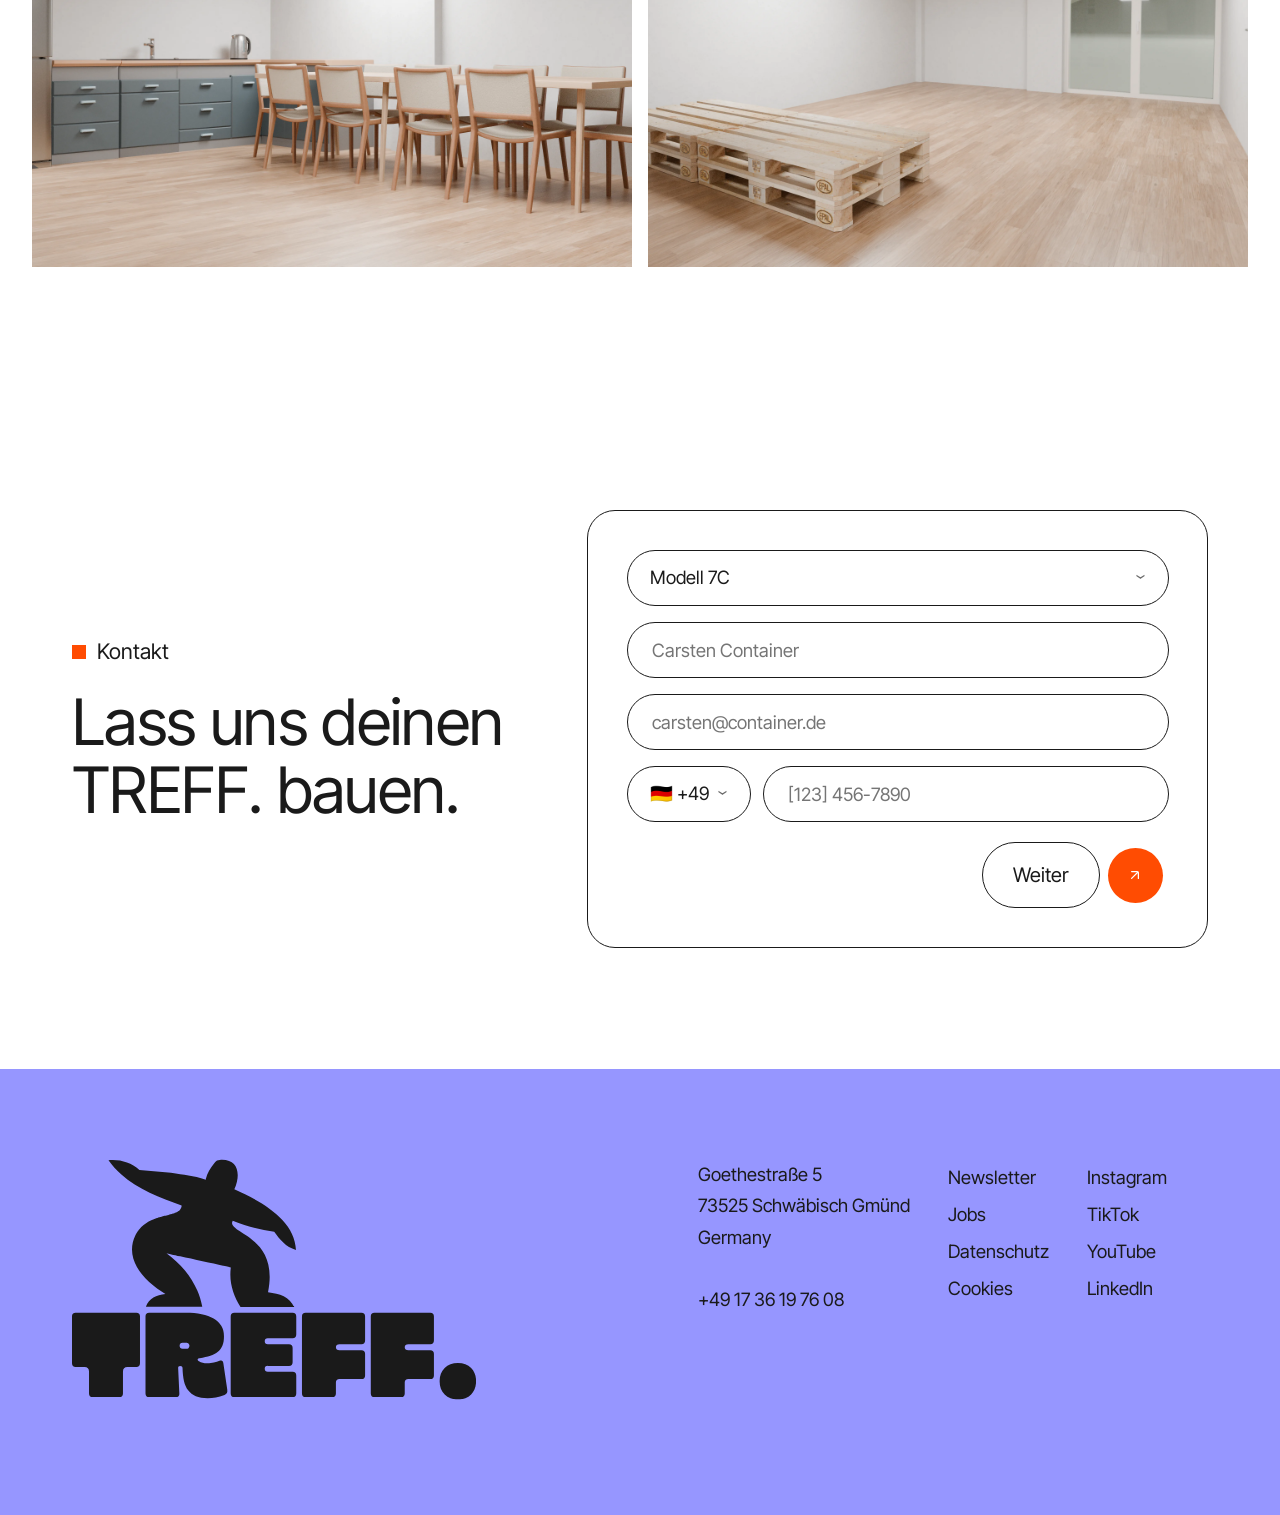
<file: modell-7c.html>
<!DOCTYPE html>
<html lang="de">
<head>
  <meta charset="UTF-8" />
  <meta name="viewport" content="width=device-width, initial-scale=1" />
  <title>TREFF. — Modell 7C</title>
  <meta name="description" content="Modell 7C — die große Variante: sieben Container für bis zu 50 Jugendliche, mit Büro und überdachtem Außenbereich." />
  <link rel="preload" href="fonts/Chunko Bold.woff2" as="font" type="font/woff2" crossorigin />
  <link rel="preload" href="fonts/InterTight-Regular.woff2" as="font" type="font/woff2" crossorigin />
  <link rel="stylesheet" href="css/style.css" />
</head>

<body>

  <!-- ============================ NAV BAR ============================ -->
  <nav class="nav" data-nav aria-label="Hauptnavigation">
    <div class="nav__inner">
      <a class="nav__pill nav__pill--home js-bounce" href="index.html" aria-label="Startseite">
        <svg viewBox="0 0 16.9007 15.4006" fill="none" aria-hidden="true"><path fill-rule="evenodd" clip-rule="evenodd" d="M3.94715 6.20158L8.45036 1.69885L12.9536 6.20158H12.9503V13.7008H3.9503V6.20158H3.94715ZM2.4503 7.69828L1.34276 8.80571L0.282857 7.74592L7.3906 0.638922C7.97589 0.0536928 8.92483 0.0536928 9.51012 0.638922L16.6179 7.74592L15.558 8.80571L14.4503 7.69817V13.7008C14.4503 14.5291 13.7787 15.2006 12.9503 15.2006H3.9503C3.12188 15.2006 2.4503 14.5291 2.4503 13.7008V7.69828Z" fill="currentColor"/></svg>
      </a>
      <a class="nav__pill nav__pill--text js-bounce" href="index.html#projekte">Projekte</a>
      <a class="nav__pill nav__pill--text js-bounce" href="index.html#konzept">Konzept</a>
      <a class="nav__pill nav__pill--text js-bounce" href="index.html#modelle">Modelle</a>
      <a class="nav__pill nav__pill--cta js-bounce" href="kontakt.html">
        Projekt anfragen
        <svg viewBox="0 0 13 13" fill="none" aria-hidden="true"><path d="M1 1H10C11.1046 1 12 1.89543 12 3V12" stroke="currentColor" stroke-width="2" stroke-linecap="round"/><path d="M11 2L1 12" stroke="currentColor" stroke-width="2" stroke-linecap="round"/></svg>
      </a>
    </div>
  </nav>

  <!-- ============================= HEADER ============================= -->
  <header class="subhead">
    <h1 class="subhead__title" data-reveal="scale">Model 7C</h1>
    <!-- SLOT: modell-7c-hero -->
    <figure class="img-slot subhead__hero" data-reveal><img src="assets/images/modell-7c-hero.webp" alt="Modell 7C Jugendtreff" width="1792" height="980" /></figure>
  </header>

  <main>

    <!-- ===================== KLEINER TEXT ===================== -->
    <section class="section kleiner-text">
      <div class="container">
        <p class="eyebrow" data-reveal>Die große Schwester</p>
        <p class="kleiner-text__copy" data-reveal>Das Modell 7C ist die größere Variante unseres Systems und für Standorte mit höherem Bedarf für bis zu 50 Jugendliche ausgelegt. Es besteht aus sieben Containern und ergänzt den größeren Gemeinschaftsbereich mit Küche um ein separates Büro, zwei unisex Sanitärbereiche, einen Technikraum sowie einen überdachten Außenbereich in Containergröße.<br><br>Im Unterschied zum Modell 4C ist 7C für eine intensivere und vielfältigere Nutzung ausgelegt. Durch das zusätzliche Büro und den überdachten Außenbereich bietet das Modell mehr räumliche Differenzierung und mehr Aufenthaltsqualität.</p>
      </div>
    </section>

    <!-- ===================== SPECS 7C ===================== -->
    <section class="section specs">
      <div class="container">
        <div class="specs__head" data-reveal>
          <p class="eyebrow">Spezifikationen 7C</p>
          <h2 class="section-title">Alles auf einen Blick.</h2>
        </div>
      </div>
      <div class="container">
        <div class="card-grid card-grid--end specs__grid" data-reveal>
          <div class="card-pill spec"><span class="spec__label">Kapazität</span><span class="spec__value">bis zu 50 Jugendliche</span></div>
          <div class="card-pill spec"><span class="spec__label">Außenmaße</span><span class="spec__value">ca. 12,1 m × 9,8 m</span></div>
          <div class="card-pill spec"><span class="spec__label">Aufenthaltsbereich</span><span class="spec__value">ca. 65,8 m²</span></div>
          <div class="card-pill spec"><span class="spec__label">Zugänglichkeit</span><span class="spec__value">Barrierefrei</span></div>
          <div class="card-pill spec"><span class="spec__label">Minimale Grundstücksgröße</span><span class="spec__value">250 m²</span></div>
          <div class="card-pill spec"><span class="spec__label">Empfohlene Grundstücksgröße</span><span class="spec__value">400 – 600 m²</span></div>
          <div class="card-pill spec"><span class="spec__label">Energie</span><span class="spec__value">Photovoltaik</span></div>
          <div class="card-pill spec"><span class="spec__label">Ausstattung</span><span class="spec__value">2 unisex Toiletten &amp; 1 Küche</span></div>
          <div class="card-pill spec"><span class="spec__label">Räume</span><span class="spec__value">Büro</span></div>
          <div class="card-pill spec"><span class="spec__label">Außenbereich</span><span class="spec__value">Überdachte Terrasse</span></div>
          <div class="card-pill spec"><span class="spec__label">Innenausbau</span><span class="spec__value">Funktionaler Raumtrenner</span></div>
          <div class="card-pill spec"><span class="spec__label">Extras</span><span class="spec__value">Graffiti Wand</span></div>
        </div>
      </div>
    </section>

    <!-- ===================== BILDGALERIE GROSS 1 ===================== -->
    <section class="section galerie-gross" data-parallax-scope>
      <div class="container">
        <!-- SLOT: modell-7c-galerie-01..03 -->
        <figure class="img-slot" style="--ar: 16/8" data-reveal><img src="assets/images/modell-7c-galerie-01.webp" alt="" width="1600" height="800" /></figure>
        <div class="galerie-gross__grid cols-2" style="margin-top: 16px">
          <figure class="img-slot" style="--ar: 4/3" data-reveal><img src="assets/images/modell-7c-galerie-02.webp" alt="" width="800" height="600" /></figure>
          <figure class="img-slot" style="--ar: 4/3" data-reveal><img src="assets/images/modell-7c-galerie-03.webp" alt="" width="800" height="600" /></figure>
        </div>
      </div>
    </section>

    <!-- ===================== BILDGALERIE SEITLICH 1 (Illu rechts) ===================== -->
    <section class="section galerie-seitlich galerie-seitlich--illu-right" data-illu-parallax data-parallax-scope>
      <div class="container">
        <!-- SLOT: modell-7c-seitlich-01 -->
        <figure class="img-slot galerie-seitlich__img" data-reveal><img src="assets/images/modell-7c-seitlich-01.webp" alt="" width="1200" height="750" /></figure>
        <div class="galerie-seitlich__illu bg-illu"><img src="assets/illustrations/modell7c-illu-2.svg" alt="" /></div>
      </div>
    </section>

    <!-- ===================== STÖRER (malve) ===================== -->
    <section class="stoerer stoerer--malve full-bleed">
      <h2 data-reveal="scale">Eine fertige Lösung statt individueller Neuplanung.</h2>
    </section>

    <!-- ===================== BILDGALERIE SEITLICH 2 (Illu links) ===================== -->
    <section class="section galerie-seitlich galerie-seitlich--illu-left" data-illu-parallax data-parallax-scope>
      <div class="container">
        <!-- SLOT: modell-7c-seitlich-02 -->
        <figure class="img-slot galerie-seitlich__img" data-reveal><img src="assets/images/modell-7c-seitlich-02.webp" alt="" width="1200" height="750" /></figure>
        <div class="galerie-seitlich__illu bg-illu"><img src="assets/illustrations/modell7c-illu-4.svg" alt="" /></div>
      </div>
    </section>

    <!-- ===================== BILDGALERIE GROSS 2 ===================== -->
    <section class="section galerie-gross" data-parallax-scope>
      <div class="container">
        <!-- SLOT: modell-7c-galerie-04..08 -->
        <figure class="img-slot" style="--ar: 16/8" data-reveal><img src="assets/images/modell-7c-galerie-04.webp" alt="" width="1600" height="800" /></figure>
        <div class="galerie-gross__grid cols-2" style="margin-top: 16px">
          <figure class="img-slot" style="--ar: 4/3" data-reveal><img src="assets/images/modell-7c-galerie-05.webp" alt="" width="800" height="600" /></figure>
          <figure class="img-slot" style="--ar: 4/3" data-reveal><img src="assets/images/modell-7c-galerie-06.webp" alt="" width="800" height="600" /></figure>
        </div>
        <div class="galerie-gross__grid cols-2" style="margin-top: 16px">
          <figure class="img-slot" style="--ar: 4/3" data-reveal><img src="assets/images/modell-7c-galerie-07.webp" alt="" width="800" height="600" /></figure>
          <figure class="img-slot" style="--ar: 4/3" data-reveal><img src="assets/images/modell-7c-galerie-08.webp" alt="" width="800" height="600" /></figure>
        </div>
      </div>
    </section>

    <!-- ===================== KONTAKT ===================== -->
    <section class="section kontakt" id="kontakt" data-parallax-scope>
      <div class="container kontakt__grid">
        <div class="kontakt__head" data-reveal="right">
          <p class="eyebrow">Kontakt</p>
          <h2 class="kontakt__title">Lass uns deinen TREFF. bauen.</h2>
        </div>
        <form class="form-card" data-reveal="left" onsubmit="return false">
          <div class="dropdown" data-dropdown>
            <button type="button" class="field dropdown__toggle" aria-haspopup="listbox" aria-expanded="false">
              <span class="dropdown__value" data-dropdown-value>Modell 7C</span>
              <span class="field__chevron" aria-hidden="true">›</span>
            </button>
            <ul class="dropdown__menu" role="listbox" tabindex="-1">
              <li class="dropdown__option" role="option" data-value="Modell 4C">Modell 4C</li>
              <li class="dropdown__option" role="option" aria-selected="true" data-value="Modell 7C">Modell 7C</li>
              <li class="dropdown__option" role="option" data-value="Unentschlossen">Unentschlossen</li>
              <li class="dropdown__option" role="option" data-value="Unabhängige Frage">Unabhängige Frage</li>
            </ul>
          </div>
          <label class="field"><input type="text" placeholder="Carsten Container" aria-label="Name" /></label>
          <label class="field"><input type="email" placeholder="carsten@container.de" aria-label="E-Mail" /></label>
          <div class="form-row">
            <div class="dropdown dropdown--code" data-dropdown>
              <button type="button" class="field field--code dropdown__toggle" aria-haspopup="listbox" aria-expanded="false" aria-label="Ländervorwahl">
                <span class="dropdown__value" data-dropdown-value>🇩🇪 +49</span>
                <span class="field__chevron" aria-hidden="true">›</span>
              </button>
              <ul class="dropdown__menu" role="listbox" tabindex="-1" data-lenis-prevent>
                <li class="dropdown__option" role="option" data-value="🇩🇪 +49" aria-selected="true"><span class="code__flag">🇩🇪</span><span class="code__dial">+49</span><span class="code__name">Deutschland</span></li>
                <li class="dropdown__option" role="option" data-value="🇦🇹 +43"><span class="code__flag">🇦🇹</span><span class="code__dial">+43</span><span class="code__name">Österreich</span></li>
                <li class="dropdown__option" role="option" data-value="🇧🇪 +32"><span class="code__flag">🇧🇪</span><span class="code__dial">+32</span><span class="code__name">Belgien</span></li>
                <li class="dropdown__option" role="option" data-value="🇫🇷 +33"><span class="code__flag">🇫🇷</span><span class="code__dial">+33</span><span class="code__name">Frankreich</span></li>
                <li class="dropdown__option" role="option" data-value="🇮🇹 +39"><span class="code__flag">🇮🇹</span><span class="code__dial">+39</span><span class="code__name">Italien</span></li>
                <li class="dropdown__option" role="option" data-value="🇳🇱 +31"><span class="code__flag">🇳🇱</span><span class="code__dial">+31</span><span class="code__name">Niederlande</span></li>
                <li class="dropdown__option" role="option" data-value="🇵🇱 +48"><span class="code__flag">🇵🇱</span><span class="code__dial">+48</span><span class="code__name">Polen</span></li>
                <li class="dropdown__option" role="option" data-value="🇵🇹 +351"><span class="code__flag">🇵🇹</span><span class="code__dial">+351</span><span class="code__name">Portugal</span></li>
                <li class="dropdown__option" role="option" data-value="🇪🇸 +34"><span class="code__flag">🇪🇸</span><span class="code__dial">+34</span><span class="code__name">Spanien</span></li>
                <li class="dropdown__option" role="option" data-value="🇸🇪 +46"><span class="code__flag">🇸🇪</span><span class="code__dial">+46</span><span class="code__name">Schweden</span></li>
              </ul>
            </div>
            <label class="field"><input type="tel" placeholder="[123] 456-7890" aria-label="Telefon" /></label>
          </div>
          <div class="form-actions">
            <button type="submit" class="cta">
              <span class="cta__pill">Weiter</span>
              <span class="cta__circle"><svg viewBox="0 0 13 13" fill="none" aria-hidden="true"><path d="M1 1H10C11.1046 1 12 1.89543 12 3V12" stroke="currentColor" stroke-width="2" stroke-linecap="round"/><path d="M11 2L1 12" stroke="currentColor" stroke-width="2" stroke-linecap="round"/></svg></span>
            </button>
          </div>
        </form>
      </div>
    </section>

  </main>

  <!-- ============================= FOOTER ============================= -->
  <footer class="footer">
    <div class="footer__grid">
      <div class="footer__logo" data-reveal>
        <img src="assets/illustrations/footer-logo.svg" alt="TREFF." width="432" height="257" />
      </div>
      <div class="footer__cols">
        <address>
          Goethestraße 5<br />
          73525 Schwäbisch Gmünd<br />
          Germany<br /><br />
          +49 17 36 19 76 08
        </address>
        <ul class="footer__links">
          <li><a href="#">Newsletter</a></li>
          <li><a href="#">Jobs</a></li>
          <li><a href="#">Datenschutz</a></li>
          <li><a href="#">Cookies</a></li>
        </ul>
        <ul class="footer__links">
          <li><a href="#">Instagram</a></li>
          <li><a href="#">TikTok</a></li>
          <li><a href="#">YouTube</a></li>
          <li><a href="#">LinkedIn</a></li>
        </ul>
      </div>
    </div>
  </footer>

  <script src="js/lib/gsap.min.js"></script>
  <script src="js/lib/ScrollTrigger.min.js"></script>
  <script src="js/lib/Draggable.min.js"></script>
  <script src="js/lib/lenis.min.js"></script>
  <script src="js/app.js"></script>
  <script src="js/parallax.js"></script>
  <script src="js/phasen.js"></script>
  <script src="js/carousel.js"></script>
  <script src="js/faq.js"></script></body>
</html>
</file>
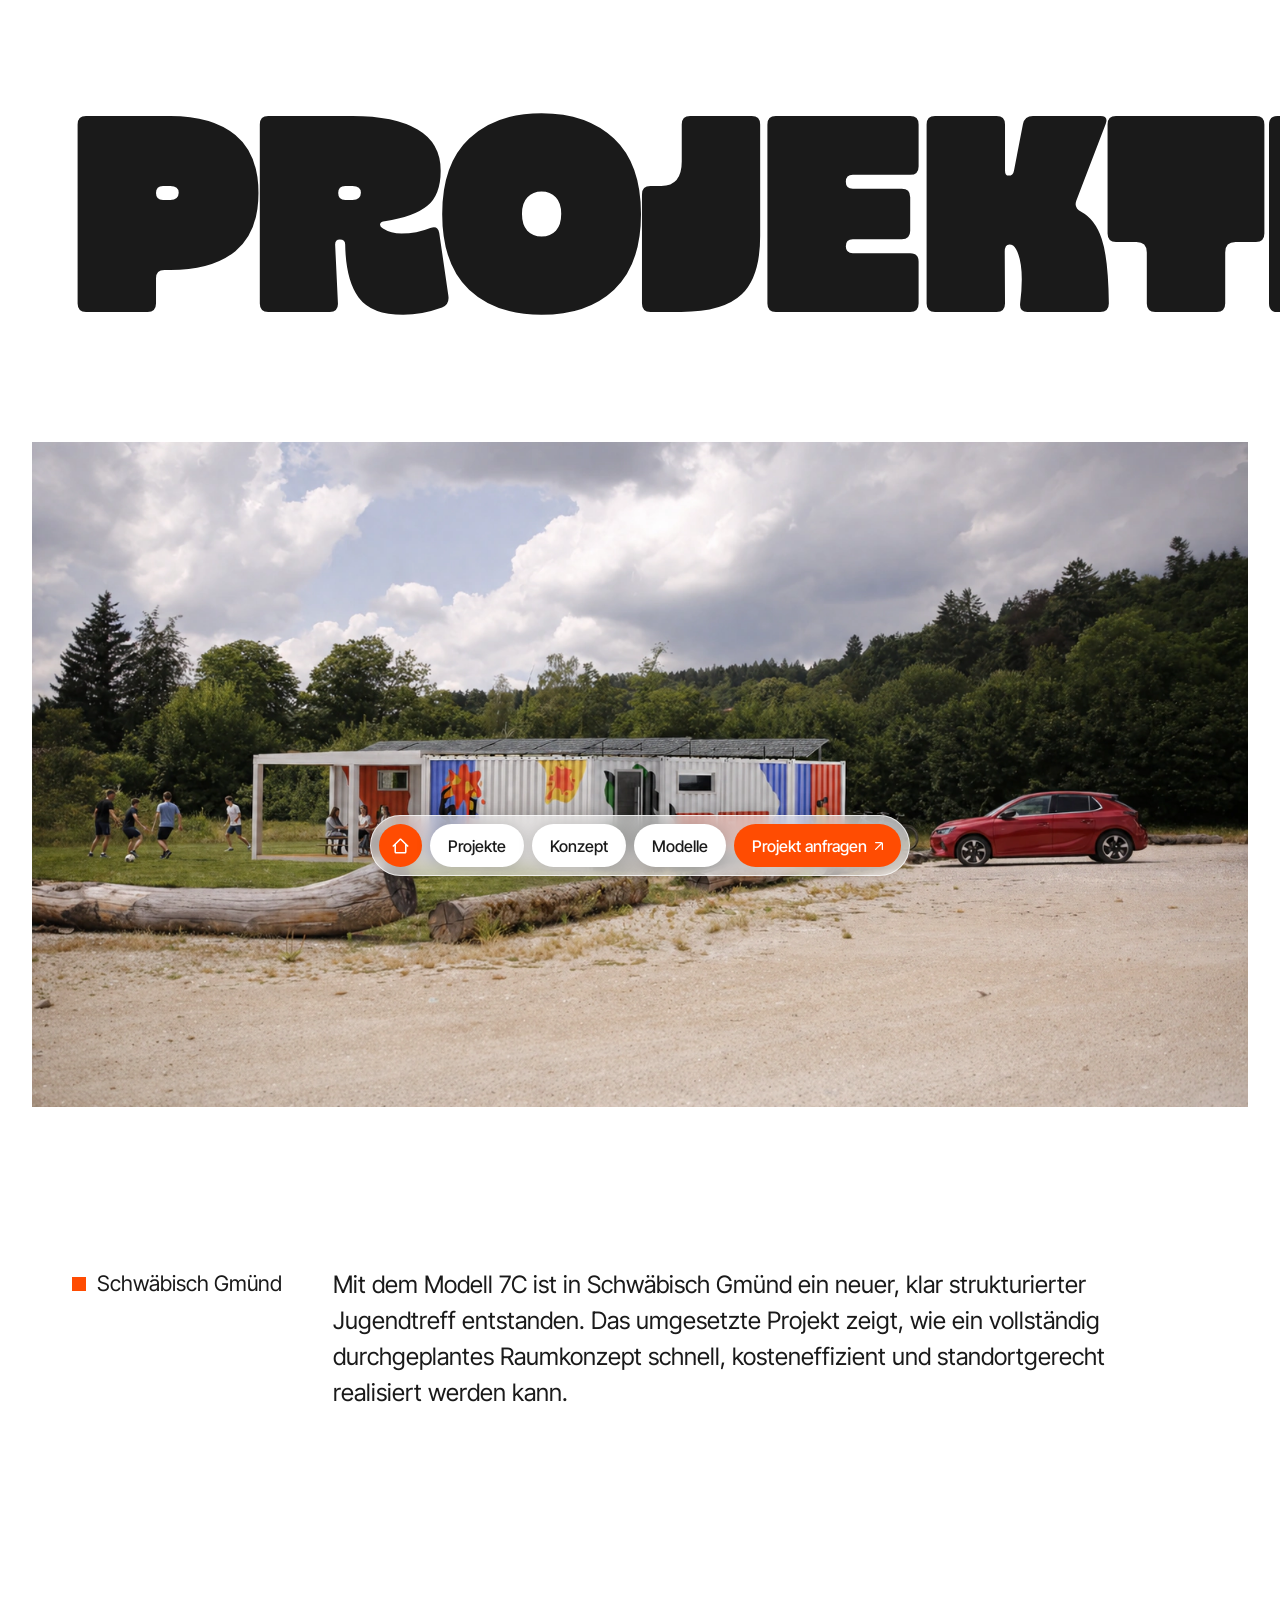
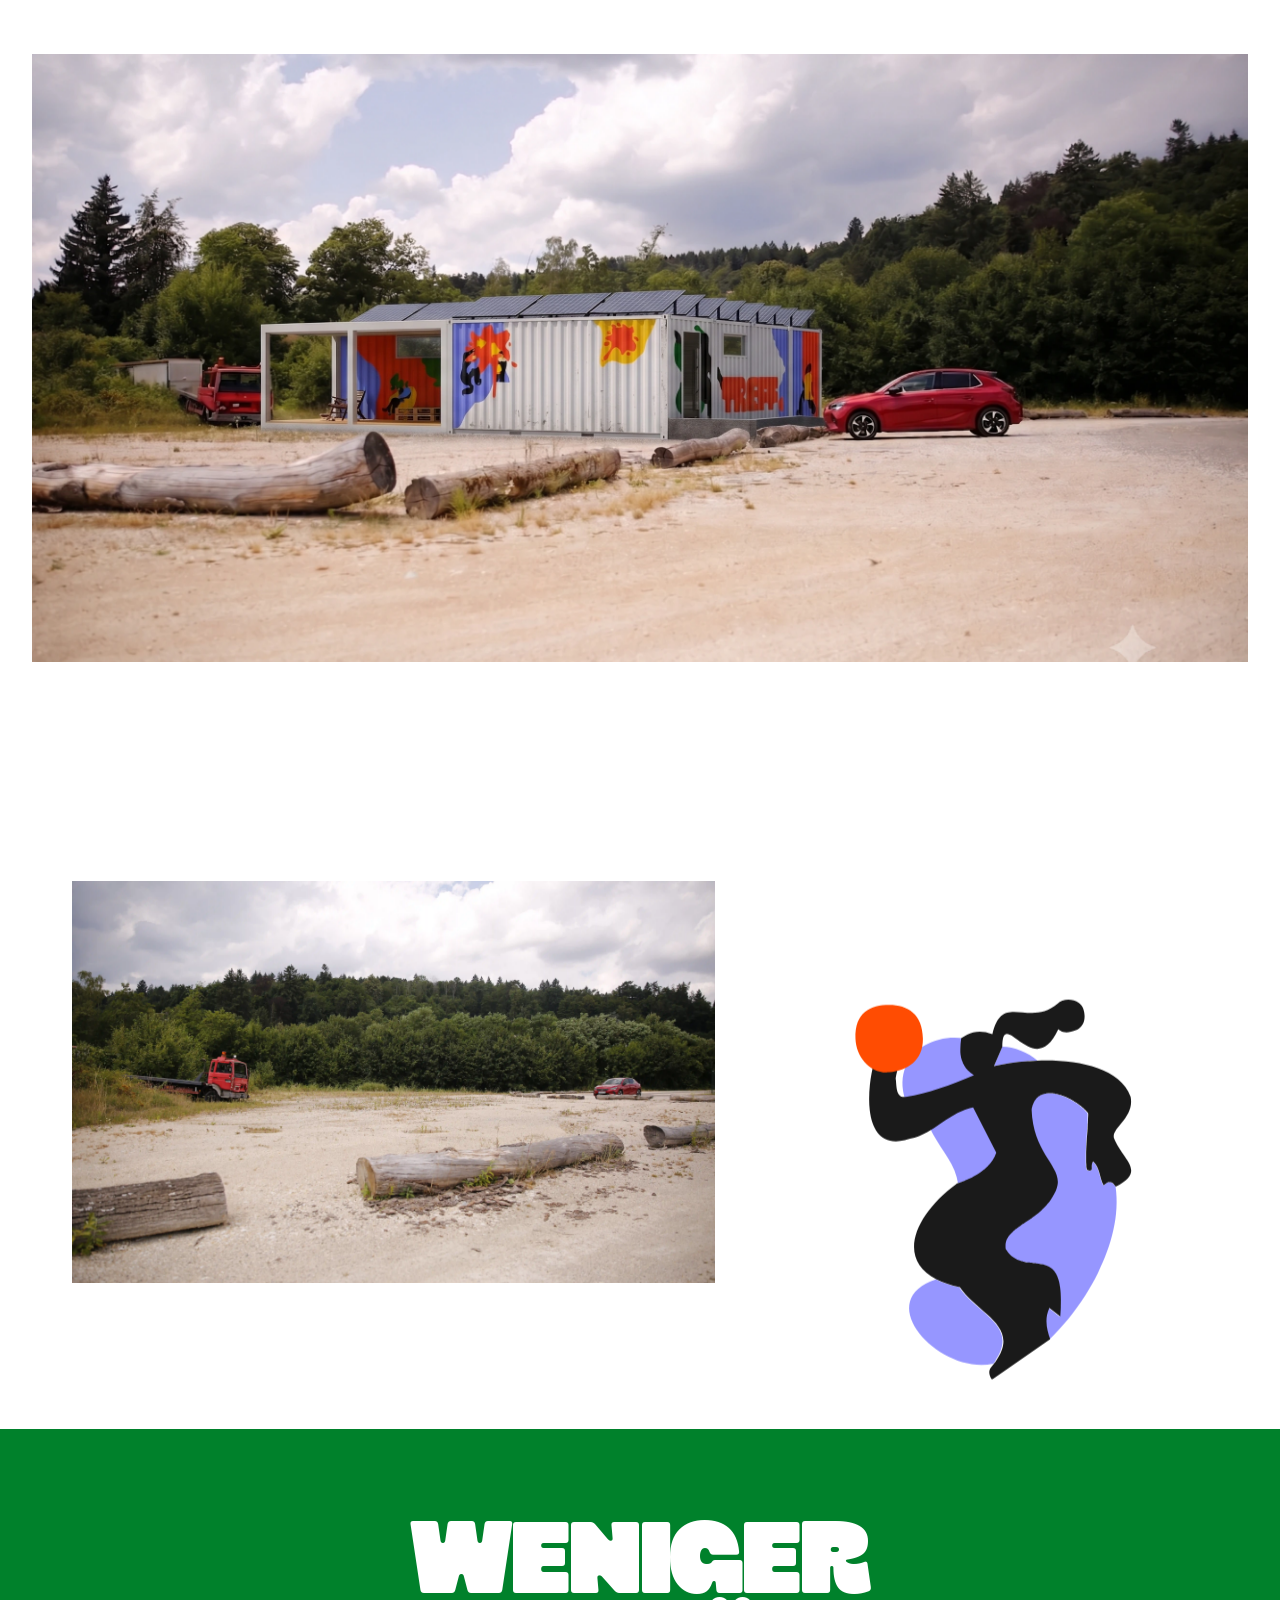
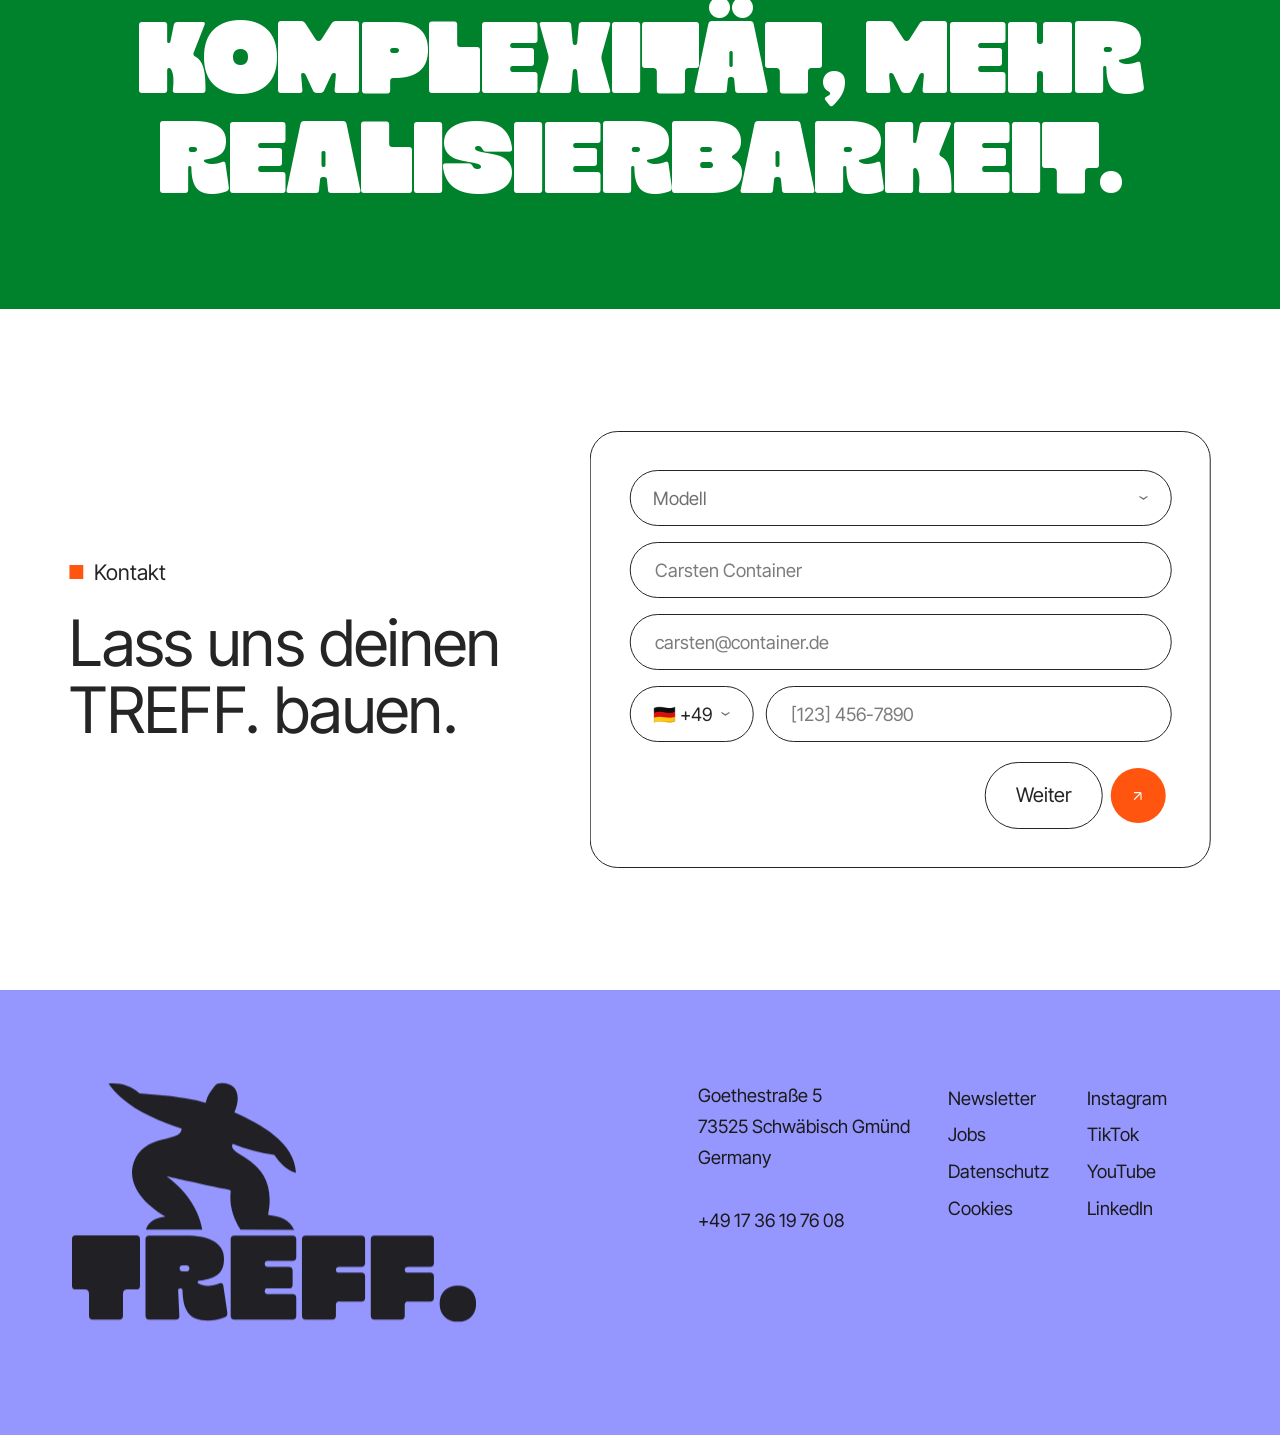
<file: projekte.html>
<!DOCTYPE html>
<html lang="de">
<head>
  <meta charset="UTF-8" />
  <meta name="viewport" content="width=device-width, initial-scale=1" />
  <title>TREFF. — Projekte: Schwäbisch Gmünd</title>
  <meta name="description" content="Realisiertes Projekt in Schwäbisch Gmünd — ein neuer Jugendtreff mit dem Modell 7C, schnell und standortgerecht umgesetzt." />
  <link rel="preload" href="fonts/Chunko Bold.woff2" as="font" type="font/woff2" crossorigin />
  <link rel="preload" href="fonts/InterTight-Regular.woff2" as="font" type="font/woff2" crossorigin />
  <link rel="stylesheet" href="css/style.css" />
</head>

<body>

  <!-- ============================ NAV BAR ============================ -->
  <nav class="nav" data-nav aria-label="Hauptnavigation">
    <div class="nav__inner">
      <a class="nav__pill nav__pill--home js-bounce" href="index.html" aria-label="Startseite">
        <svg viewBox="0 0 16.9007 15.4006" fill="none" aria-hidden="true"><path fill-rule="evenodd" clip-rule="evenodd" d="M3.94715 6.20158L8.45036 1.69885L12.9536 6.20158H12.9503V13.7008H3.9503V6.20158H3.94715ZM2.4503 7.69828L1.34276 8.80571L0.282857 7.74592L7.3906 0.638922C7.97589 0.0536928 8.92483 0.0536928 9.51012 0.638922L16.6179 7.74592L15.558 8.80571L14.4503 7.69817V13.7008C14.4503 14.5291 13.7787 15.2006 12.9503 15.2006H3.9503C3.12188 15.2006 2.4503 14.5291 2.4503 13.7008V7.69828Z" fill="currentColor"/></svg>
      </a>
      <a class="nav__pill nav__pill--text js-bounce" href="index.html#projekte">Projekte</a>
      <a class="nav__pill nav__pill--text js-bounce" href="index.html#konzept">Konzept</a>
      <a class="nav__pill nav__pill--text js-bounce" href="index.html#modelle">Modelle</a>
      <a class="nav__pill nav__pill--cta js-bounce" href="kontakt.html">
        Projekt anfragen
        <svg viewBox="0 0 13 13" fill="none" aria-hidden="true"><path d="M1 1H10C11.1046 1 12 1.89543 12 3V12" stroke="currentColor" stroke-width="2" stroke-linecap="round"/><path d="M11 2L1 12" stroke="currentColor" stroke-width="2" stroke-linecap="round"/></svg>
      </a>
    </div>
  </nav>

  <!-- ============================= HEADER ============================= -->
  <header class="subhead">
    <h1 class="subhead__title" data-reveal="scale">Projekte</h1>
    <!-- SLOT: projekte-hero -->
    <figure class="img-slot subhead__hero" data-reveal><img src="assets/images/projekte-hero.webp" alt="Projekt Schwäbisch Gmünd" width="1792" height="980" /></figure>
  </header>

  <main>

    <!-- ===================== KLEINER TEXT ===================== -->
    <section class="section kleiner-text">
      <div class="container">
        <p class="eyebrow" data-reveal>Schwäbisch Gmünd</p>
        <p class="kleiner-text__copy" data-reveal>Mit dem Modell 7C ist in Schwäbisch Gmünd ein neuer, klar strukturierter Jugendtreff entstanden. Das umgesetzte Projekt zeigt, wie ein vollständig durchgeplantes Raumkonzept schnell, kosteneffizient und standortgerecht realisiert werden kann.</p>
      </div>
    </section>

    <!-- ===================== BILDGALERIE GROSS 1 ===================== -->
    <section class="section galerie-gross" data-parallax-scope>
      <div class="container">
        <!-- SLOT: projekte-galerie-01 -->
        <figure class="img-slot" style="--ar: 16/8" data-reveal><img src="assets/images/projekte-galerie-01.webp" alt="" width="1600" height="800" /></figure>
      </div>
    </section>

    <!-- ===================== BILDGALERIE SEITLICH 1 (Illu rechts) ===================== -->
    <section class="section galerie-seitlich galerie-seitlich--illu-right" data-illu-parallax data-parallax-scope>
      <div class="container">
        <!-- SLOT: projekte-seitlich-01 -->
        <figure class="img-slot galerie-seitlich__img" data-reveal><img src="assets/images/projekte-seitlich-01.webp" alt="" width="1200" height="750" /></figure>
        <div class="galerie-seitlich__illu bg-illu"><img src="assets/illustrations/projekte-illu-1.svg" alt="" /></div>
      </div>
    </section>

    <!-- ===================== STÖRER (grün) ===================== -->
    <section class="stoerer stoerer--gruen full-bleed">
      <h2 data-reveal="scale">Weniger Komplexität, mehr Realisierbarkeit.</h2>
    </section>

    <!-- ===================== KONTAKT ===================== -->
    <section class="section kontakt" id="kontakt" data-parallax-scope>
      <div class="container kontakt__grid">
        <div class="kontakt__head" data-reveal="right">
          <p class="eyebrow">Kontakt</p>
          <h2 class="kontakt__title">Lass uns deinen TREFF. bauen.</h2>
        </div>
        <form class="form-card" data-reveal="left" onsubmit="return false">
          <div class="dropdown" data-dropdown>
            <button type="button" class="field dropdown__toggle" aria-haspopup="listbox" aria-expanded="false">
              <span class="dropdown__value is-placeholder" data-dropdown-value>Modell</span>
              <span class="field__chevron" aria-hidden="true">›</span>
            </button>
            <ul class="dropdown__menu" role="listbox" tabindex="-1">
              <li class="dropdown__option" role="option" data-value="Modell 4C">Modell 4C</li>
              <li class="dropdown__option" role="option" data-value="Modell 7C">Modell 7C</li>
              <li class="dropdown__option" role="option" data-value="Unentschlossen">Unentschlossen</li>
              <li class="dropdown__option" role="option" data-value="Unabhängige Frage">Unabhängige Frage</li>
            </ul>
          </div>
          <label class="field"><input type="text" placeholder="Carsten Container" aria-label="Name" /></label>
          <label class="field"><input type="email" placeholder="carsten@container.de" aria-label="E-Mail" /></label>
          <div class="form-row">
            <div class="dropdown dropdown--code" data-dropdown>
              <button type="button" class="field field--code dropdown__toggle" aria-haspopup="listbox" aria-expanded="false" aria-label="Ländervorwahl">
                <span class="dropdown__value" data-dropdown-value>🇩🇪 +49</span>
                <span class="field__chevron" aria-hidden="true">›</span>
              </button>
              <ul class="dropdown__menu" role="listbox" tabindex="-1" data-lenis-prevent>
                <li class="dropdown__option" role="option" data-value="🇩🇪 +49" aria-selected="true"><span class="code__flag">🇩🇪</span><span class="code__dial">+49</span><span class="code__name">Deutschland</span></li>
                <li class="dropdown__option" role="option" data-value="🇦🇹 +43"><span class="code__flag">🇦🇹</span><span class="code__dial">+43</span><span class="code__name">Österreich</span></li>
                <li class="dropdown__option" role="option" data-value="🇧🇪 +32"><span class="code__flag">🇧🇪</span><span class="code__dial">+32</span><span class="code__name">Belgien</span></li>
                <li class="dropdown__option" role="option" data-value="🇫🇷 +33"><span class="code__flag">🇫🇷</span><span class="code__dial">+33</span><span class="code__name">Frankreich</span></li>
                <li class="dropdown__option" role="option" data-value="🇮🇹 +39"><span class="code__flag">🇮🇹</span><span class="code__dial">+39</span><span class="code__name">Italien</span></li>
                <li class="dropdown__option" role="option" data-value="🇳🇱 +31"><span class="code__flag">🇳🇱</span><span class="code__dial">+31</span><span class="code__name">Niederlande</span></li>
                <li class="dropdown__option" role="option" data-value="🇵🇱 +48"><span class="code__flag">🇵🇱</span><span class="code__dial">+48</span><span class="code__name">Polen</span></li>
                <li class="dropdown__option" role="option" data-value="🇵🇹 +351"><span class="code__flag">🇵🇹</span><span class="code__dial">+351</span><span class="code__name">Portugal</span></li>
                <li class="dropdown__option" role="option" data-value="🇪🇸 +34"><span class="code__flag">🇪🇸</span><span class="code__dial">+34</span><span class="code__name">Spanien</span></li>
                <li class="dropdown__option" role="option" data-value="🇸🇪 +46"><span class="code__flag">🇸🇪</span><span class="code__dial">+46</span><span class="code__name">Schweden</span></li>
              </ul>
            </div>
            <label class="field"><input type="tel" placeholder="[123] 456-7890" aria-label="Telefon" /></label>
          </div>
          <div class="form-actions">
            <button type="submit" class="cta">
              <span class="cta__pill">Weiter</span>
              <span class="cta__circle"><svg viewBox="0 0 13 13" fill="none" aria-hidden="true"><path d="M1 1H10C11.1046 1 12 1.89543 12 3V12" stroke="currentColor" stroke-width="2" stroke-linecap="round"/><path d="M11 2L1 12" stroke="currentColor" stroke-width="2" stroke-linecap="round"/></svg></span>
            </button>
          </div>
        </form>
      </div>
    </section>

  </main>

  <!-- ============================= FOOTER ============================= -->
  <footer class="footer">
    <div class="footer__grid">
      <div class="footer__logo" data-reveal>
        <img src="assets/illustrations/footer-logo.svg" alt="TREFF." width="432" height="257" />
      </div>
      <div class="footer__cols">
        <address>
          Goethestraße 5<br />
          73525 Schwäbisch Gmünd<br />
          Germany<br /><br />
          +49 17 36 19 76 08
        </address>
        <ul class="footer__links">
          <li><a href="#">Newsletter</a></li>
          <li><a href="#">Jobs</a></li>
          <li><a href="#">Datenschutz</a></li>
          <li><a href="#">Cookies</a></li>
        </ul>
        <ul class="footer__links">
          <li><a href="#">Instagram</a></li>
          <li><a href="#">TikTok</a></li>
          <li><a href="#">YouTube</a></li>
          <li><a href="#">LinkedIn</a></li>
        </ul>
      </div>
    </div>
  </footer>

  <script src="js/lib/gsap.min.js"></script>
  <script src="js/lib/ScrollTrigger.min.js"></script>
  <script src="js/lib/Draggable.min.js"></script>
  <script src="js/lib/lenis.min.js"></script>
  <script src="js/app.js"></script>
  <script src="js/parallax.js"></script>
  <script src="js/phasen.js"></script>
  <script src="js/carousel.js"></script>
  <script src="js/faq.js"></script></body>
</html>
</file>
<file: css/style.css>
/* =====================================================================
   TREFF. — Globales Stylesheet
   Aufbau:  1) Fonts  2) Design-Tokens  3) Reset/Base  4) Layout-Utilities
            5) Komponenten (Nav, Header/Loader, Buttons, Footer, Kontakt …)
            6) Sektionen pro Seite   7) Responsive   8) Reduced-Motion
   Farben & Schriften kommen 1:1 aus dem TREFF.-Designsystem.
   ===================================================================== */

/* ============================ 1) FONTS ============================== */
@font-face {
  font-family: "Chunko";
  src: url("../fonts/Chunko Bold.woff2") format("woff2"),
       url("../fonts/Chunko Bold.ttf") format("truetype");
  font-weight: 700;
  font-style: normal;
  font-display: swap;
}
@font-face {
  font-family: "Inter Tight";
  src: url("../fonts/InterTight-Regular.woff2") format("woff2"),
       url("../fonts/InterTight-Regular.ttf") format("truetype");
  font-weight: 400;
  font-style: normal;
  font-display: swap;
}
@font-face {
  font-family: "Inter Tight";
  src: url("../fonts/InterTight-Medium.woff2") format("woff2"),
       url("../fonts/InterTight-Medium.ttf") format("truetype");
  font-weight: 500;
  font-style: normal;
  font-display: swap;
}

/* ========================= 2) DESIGN-TOKENS ======================== */
:root {
  /* ---- Markenfarben (eure Namen) ---- */
  --lila-traube:      #9696FF;
  --wilde-malve:      #E5B3FF;
  --flammen-orange:   #FF4C02;
  --schulbus-gelb:    #FFC800;
  --helle-fichte:     #00812B;
  --dunkle-fichte:    #004F1A;
  --kieselstein:      #696969;
  --carbon-schwarz:   #1A1A1A;
  --carbon-schwarz-80: rgba(26, 26, 26, .8);
  --schnee-weiss:     #FFFFFF;
  --graue-strasse:    #E5E6E6;
  --heller-stein-15:  rgba(230, 230, 230, .15);
  --heller-stein-50:  rgba(230, 230, 230, .50);

  /* ---- Rollen ---- */
  --bg:        var(--schnee-weiss);
  --fg:        var(--carbon-schwarz);
  --accent:    var(--flammen-orange);
  --muted:     var(--kieselstein);
  --placeholder: var(--carbon-schwarz-80); /* graue Bild-Platzhalter */

  /* ---- Schrift ---- */
  --font-display: "Chunko", system-ui, sans-serif;
  --font-body:    "Inter Tight", system-ui, sans-serif;

  /* ---- Fluid Type-Scale (clamp: min, vw, max) ---- */
  --fs-display: clamp(3.25rem, 1.5rem + 9vw, 11rem);   /* TREFF. / Störer */
  --fs-h1:      clamp(2.25rem, 1.2rem + 3.6vw, 4rem);
  --fs-h2:      clamp(1.7rem, 1.1rem + 2.2vw, 2.85rem);
  --fs-h3:      clamp(1.3rem, 1rem + 1.2vw, 1.9rem);
  --fs-lead:    clamp(1.1rem, 0.95rem + 0.7vw, 1.5rem);
  --fs-body:    clamp(1rem, 0.95rem + 0.25vw, 1.15rem);
  --fs-small:   clamp(0.8rem, 0.75rem + 0.2vw, 0.95rem);
  --lh-tight: 1.05;
  --lh-snug:  1.2;
  --lh-body:  1.55;

  /* ---- Spacing-Skala (4/8-Raster) ---- */
  --space-1: .25rem;  --space-2: .5rem;   --space-3: .75rem;  --space-4: 1rem;
  --space-5: 1.5rem;  --space-6: 2rem;    --space-7: 3rem;    --space-8: 4rem;
  --space-9: 6rem;    --space-10: 8rem;
  /* Vertikaler Section-Rhythmus (fluid) */
  --section-pad: clamp(3.5rem, 2rem + 7vw, 9rem);

  /* ---- Layout ---- */
  --container-max: 1920px;
  --content-max:   1520px;
  --gutter: clamp(1.25rem, 0.5rem + 5vw, 8rem);

  /* ---- Radius ---- */
  --r-pill: 9999px;
  --r-lg: 28px;
  --r-md: 18px;
  --r-sm: 12px;

  /* ---- Schatten ---- */
  --shadow-soft: 0 8px 30px rgba(26, 26, 26, .08);
  --shadow-pill: 0 4px 14px rgba(26, 26, 26, .12);
  --shadow-card: 0 18px 50px rgba(26, 26, 26, .12);

  /* ---- Liquid Glass (Figma: Frost 7, Lichtwinkel -45°) ---- */
  --glass-blur: 7px;
  --glass-bg: var(--heller-stein-50);
  --glass-border: rgba(255, 255, 255, .55);

  /* ---- Motion ---- */
  --ease-bounce: cubic-bezier(.34, 1.56, .64, 1);
  --ease-out: cubic-bezier(.22, 1, .36, 1);
  --t-fast: .18s;
  --t-med: .32s;
}

/* ========================= 3) RESET / BASE ========================= */
*, *::before, *::after { box-sizing: border-box; }
* { margin: 0; }

html {
  -webkit-text-size-adjust: 100%;
  text-size-adjust: 100%;
  scroll-behavior: smooth;
  overflow-x: clip;
  max-width: 100%;
}
/* Lenis steuert das Scrollen; native smooth-scroll deaktivieren wenn aktiv */
html.lenis, html.lenis body { height: auto; }
.lenis.lenis-smooth { scroll-behavior: auto !important; }
.lenis.lenis-smooth [data-lenis-prevent] { overscroll-behavior: contain; }
.lenis.lenis-stopped { overflow: hidden; }

body {
  margin: 0;
  background: var(--bg);
  color: var(--fg);
  font-family: var(--font-body);
  font-weight: 400;
  font-size: var(--fs-body);
  line-height: var(--lh-body);
  -webkit-font-smoothing: antialiased;
  text-rendering: optimizeLegibility;
  overflow-x: clip;
}

img, picture, svg, video { display: block; max-width: 100%; }
img, video { height: auto; }

a { color: inherit; text-decoration: none; }
button { font: inherit; color: inherit; background: none; border: 0; cursor: pointer; }
input, select, textarea { font: inherit; color: inherit; }
ul, ol { list-style: none; padding: 0; }

h1, h2, h3, h4 {
  font-family: var(--font-display);
  font-weight: 700;
  line-height: var(--lh-tight);
  letter-spacing: -0.01em;
}

:focus-visible { outline: 3px solid var(--flammen-orange); outline-offset: 3px; }

/* ======================= 4) LAYOUT-UTILITIES ======================= */
.container {                /* zentrierter Inhalt mit fluiden Rändern */
  width: 100%;
  max-width: var(--content-max);
  margin-inline: auto;
  padding-inline: var(--gutter);
}
.section { padding-block: var(--section-pad); overflow-x: clip; }  /* keine horizontale Auswucherung */
.full-bleed { width: 100%; }   /* Störer etc. randlos */

/* Kleines Label mit orangem Quadrat ("■ Modelle") */
.eyebrow {
  display: inline-flex; align-items: center; gap: .6em;
  font-family: var(--font-body); font-weight: 400;
  font-size: var(--fs-body); color: var(--fg);
}
.eyebrow::before {
  content: ""; width: .7em; height: .7em;
  background: var(--flammen-orange); border-radius: 0;
}

/* Section-Headline (Inter Tight, mittig) — z.B. Modelle/Projekte */
.section-title {
  font-family: var(--font-body); font-weight: 400;
  font-size: var(--fs-h2); line-height: var(--lh-snug);
  letter-spacing: -0.01em; text-align: center; text-wrap: balance;
}

/* ---- Bild-Platzhalter (bis echte Bilder eingelegt werden) ----
   <figure class="img-slot" style="--ar: 16/9"><img …></figure>
   Der dunkle Kasten bleibt sichtbar, falls die Bilddatei (noch) fehlt. */
.img-slot {
  position: relative;
  background: var(--placeholder);
  border-radius: 0;            /* Fotos & Videos: keine abgerundeten Ecken */
  overflow: hidden;
  aspect-ratio: var(--ar, 16 / 9);
}
.img-slot > img {
  width: 100%; height: 100%;
  object-fit: cover;
  display: block;
}
/* fehlt die Datei, liefert <img> kein Bild -> dunkler Kasten bleibt */
.img-slot > img:not([src]),
.img-slot > img[src=""] { opacity: 0; }

/* Genereller, runder Pfeil-Button (orange Kreis) – site-weit */
.arrow-btn {
  display: grid; place-items: center;
  width: 3.25rem; height: 3.25rem;
  background: var(--flammen-orange); color: var(--schnee-weiss);
  border-radius: var(--r-pill);
  flex: 0 0 auto;
}
.arrow-btn svg { width: 45%; height: 45%; }

/* ===================== 5) GLOBALE KOMPONENTEN ===================== */

/* ---------- 5.2 Nav Bar (Liquid Glass, fixed) ---------- */
.nav {
  position: fixed; z-index: 900;
  bottom: 24px; left: 50%;
  transform: translateX(-50%);
  transition: transform var(--t-med) var(--ease-out), opacity var(--t-med);
}
.nav__inner {
  display: flex; align-items: center; gap: 8px;
  padding: 8px;
  border-radius: var(--r-pill);
  background: rgba(255, 255, 255, .6);
  border: 1px solid rgba(255, 255, 255, .7);
  box-shadow: 0 0 15px rgba(0, 0, 0, .15);
  -webkit-backdrop-filter: blur(var(--glass-blur));
          backdrop-filter: blur(var(--glass-blur));
  overflow: hidden;
}
.nav__pill {
  display: inline-flex; align-items: center; justify-content: center; gap: 8px;
  height: 43px; padding-inline: 18px;
  border-radius: var(--r-pill);
  font-family: var(--font-body); font-weight: 500; font-size: 1rem; line-height: 1; /* Nav-Buttons: bewusst Inter Tight Medium */
  white-space: nowrap;
  transition: background-color var(--t-med) var(--ease-out), color var(--t-med) var(--ease-out);
  will-change: transform;
}
.nav__pill svg { width: 1.05em; height: 1.05em; }
.nav__pill--cta svg { width: 8px; height: 8px; }  /* Pfeil 8×8 px wie Spec */
.nav__pill--home  { width: 43px; padding: 0; background: var(--flammen-orange); color: #fff; }
.nav__pill--home svg { width: 17px; height: 16px; }
.nav__pill--text  { background: #fff; color: var(--carbon-schwarz); box-shadow: 0 0 15px rgba(0,0,0,.15); }
.nav__pill--cta   { background: var(--flammen-orange); color: #fff; }
/* Hover-Farben laut Spec (Bewegung kommt per JS .js-bounce) */
@media (hover: hover) {
  .nav__pill--home:hover { background: var(--lila-traube); color: #fff; }
  .nav__pill--text:hover { background: var(--dunkle-fichte); color: #fff; }
  .nav__pill--cta:hover  { background: var(--schulbus-gelb); color: var(--carbon-schwarz); }
}

/* ---------- 5.3 Buttons / Pills allgemein ---------- */
.btn-pill {                           /* weiße umrandete Pille, z.B. "Mehr Anzeigen" */
  display: inline-flex; align-items: center; justify-content: center;
  height: 3.25rem; padding-inline: 1.6rem;
  border: 1px solid var(--carbon-schwarz);
  border-radius: var(--r-pill);
  background: #fff; color: var(--carbon-schwarz);
  font-weight: 400; white-space: nowrap;
  transition: background-color var(--t-med) var(--ease-out), color var(--t-med) var(--ease-out);
}
@media (hover: hover) { .btn-pill:hover { background: var(--carbon-schwarz); color: #fff; } }
/* ---- Generator-CTA: Pille + Kreis, die beim Hover „verschmelzen" ----
   Unhovered:  [ Pille mit Text ]   ( Kreis+Pfeil )   (getrennt, Lücke)
   Hovered:    Pille wächst nach rechts und umfließt den Kreis; der Kreis
               rutscht minimal nach links in die Pille hinein. Leicht bouncy.
   Neu: Pille hat immer die volle Merge-Breite (padding-right fest, nie animiert).
   clip-path blendet den rechten Teil ein/aus (GPU-only, kein Layout-Reflow).
   margin-left am Kreis kompensiert die vorauskalkulierte Extra-Breite der Pille.
   → kein Layout-Property wird je animiert → kein vertikaler Sprung, kein Frame-Shift. */
.cta {
  --cta-h: clamp(3.25rem, 2.9rem + 1.6vw, 4.5rem);
  --cta-circle: clamp(2.7rem, 2.4rem + 1.3vw, 3.5rem);
  --cta-gap: .5rem;
  --cta-inset: calc((var(--cta-h) - var(--cta-circle)) / 2);
  --cta-pad: clamp(1.5rem, 1.2rem + .9vw, 2rem);
  --cta-move: 1rem;
  --cta-grow: calc(var(--cta-circle) + var(--cta-gap) + var(--cta-inset) - var(--cta-move));
  display: inline-flex; align-items: center; vertical-align: middle;
  height: var(--cta-h);
}
.cta__pill {
  display: inline-flex; align-items: center; height: var(--cta-h);
  padding: 0 var(--cta-pad);
  padding-right: calc(var(--cta-pad) + var(--cta-grow)); /* immer volle Breite, nie animiert */
  background: transparent; color: var(--carbon-schwarz);
  font-weight: 400; font-size: clamp(1rem, .9rem + .45vw, 1.25rem); white-space: nowrap;
  position: relative; z-index: 1;
  transition: color .3s var(--ease-out);
}
/* Geschlossene Pillen-Kontur + weiße Füllung als eigene Ebene hinter dem Text.
   Die rechte Kante wird per `right` von der vollen Merge-Breite eingezogen
   (= alte clip-path-Wirkung), zeichnet aber einen ECHTEN Rahmen rundum:
   Unhovered → geschlossene Pille (Outline komplett sichtbar), Hover → wächst
   nach rechts auf. Absolut positioniert → kein Flex/Grid-Reflow, kein Sprung. */
.cta__pill::before {
  content: ""; position: absolute; z-index: -1;
  top: 0; bottom: 0; left: 0; right: var(--cta-grow);
  background: #fff;
  border: 1px solid var(--carbon-schwarz); border-radius: var(--r-pill);
  transition: right .45s var(--ease-out), background-color .3s var(--ease-out);
}
.cta__circle {
  position: relative; z-index: 2; flex: 0 0 auto;
  display: grid; place-items: center;
  width: var(--cta-circle); height: var(--cta-circle); border-radius: 50%;
  margin-left: calc(var(--cta-gap) - var(--cta-grow)); /* negativ: kompensiert Extra-Breite der Pille */
  background: var(--flammen-orange); color: var(--schnee-weiss);
  transition: transform .45s var(--ease-out), background-color .3s var(--ease-out);
}
.cta__circle svg { width: 8px; height: 8px; }
/* Hover-IN: Kontur öffnet nach rechts auf, Kreis gleitet mit leichtem Bounce rein */
.cta:focus-within .cta__pill::before, .cta.is-hover .cta__pill::before {
  right: 0;
  transition: right .5s var(--ease-out), background-color .3s var(--ease-out);
}
.cta:focus-within .cta__circle, .cta.is-hover .cta__circle {
  transform: translateX(calc(-1 * var(--cta-move)));
  transition: transform .55s var(--ease-bounce), background-color .3s var(--ease-out);
}
@media (hover: hover) {
  .cta:hover .cta__pill::before {
    right: 0;
    transition: right .5s var(--ease-out), background-color .3s var(--ease-out);
  }
  .cta:hover .cta__circle {
    transform: translateX(calc(-1 * var(--cta-move)));
    transition: transform .55s var(--ease-bounce), background-color .3s var(--ease-out);
  }
}

/* ---------- 5.4 Header / Hero ---------- */
.header {
  display: flex; flex-direction: column; align-items: center;
  gap: clamp(2.5rem, 6vw, 6rem);
  padding: clamp(4rem, 9vw, 10rem) var(--gutter) clamp(2rem, 5vw, 5rem);
  text-align: center;
}
.header__logo {
  width: min(72vw, 995px);
  aspect-ratio: 995 / 213;
}
.header__logo img { width: 100%; height: 100%; object-fit: contain; }
.header > .header__hero {       /* > .header__hero: schlägt `.header > * { max-width:100% }` (Z.756) */
  /* Bricht aus dem Header-Gutter aus → exakt 32px Rand links/rechts zum Viewport.
     Breite kompensiert die negativen Margins, daher symmetrisch zentriert. */
  width: calc(100% + 2 * var(--gutter) - 64px);
  max-width: none;
  margin-inline: calc(32px - var(--gutter));
  aspect-ratio: 1856 / 1044;
  --ar: 1856 / 1044;
}
/* Header-Illustration statt Foto: vollständig sichtbar (contain), groß & zentriert, kein Kasten */
.header__illu { width: 100%; display: flex; justify-content: center; }
.header__illu img {
  width: auto; height: auto;
  max-width: min(100%, 820px);
  max-height: clamp(340px, 52vw, 680px);
  object-fit: contain;
}

/* ---------- Intro (Sweep-Starter, nur index.html; js/intro.js) ----------
   `intro-active` wird synchron im <head> gesetzt (nur wenn Animation gewünscht)
   → Versteckt-Zustand ab Frame 0, kein Flackern. intro.js animiert daraus rein
   und entfernt die Klasse am Ende (Failsafe entfernt sie sonst nach 4s). */
.header__logo { position: relative; }                                  /* Anker für den Sweep-Balken */
html.intro-active .header__logo img { clip-path: inset(0 100% 0 0); }  /* Logo zunächst „unbemalt" */
html.intro-active .header__illu img { opacity: 0; }
html.intro-active .nav { opacity: 0; }
.intro-sweep {
  position: absolute; top: 0; bottom: 0; left: 0;
  width: clamp(6px, .7vw, 12px);
  background: var(--flammen-orange);   /* Akzent leicht änderbar (z.B. --schulbus-gelb) */
  box-shadow: 0 0 24px rgba(255, 76, 2, .35);   /* dezenter Glow → „heißer Marker" */
  pointer-events: none; will-change: transform;
}

/* ---------- 5.5 Footer ---------- */
.footer {
  background: var(--lila-traube);
  color: var(--carbon-schwarz);
  padding: clamp(3.5rem, 7vw, 10rem) var(--gutter) clamp(4rem, 9vw, 12rem);
}
.footer__grid {
  display: grid; gap: clamp(2.5rem, 5vw, 5rem);
  grid-template-columns: 1fr;
  align-items: start;
  max-width: var(--content-max); margin-inline: auto;
}
.footer__logo { width: min(420px, 72%); }
.footer__logo img { width: 100%; height: auto; aspect-ratio: 432 / 257; object-fit: contain; }
.footer__cols {
  display: grid; gap: clamp(1.5rem, 3vw, 3rem);
  grid-template-columns: repeat(3, max-content);
}
.footer address { font-style: normal; line-height: 1.7; }
.footer__links li { line-height: 2; }
.footer__links a { position: relative; display: inline-block; transition: transform var(--t-fast) var(--ease-out); }
@media (hover: hover) {
  .footer__links a::after {
    content: ""; position: absolute; left: 0; bottom: -2px; height: 2px; width: 100%;
    background: currentColor; transform: scaleX(0); transform-origin: left; transition: transform var(--t-med) var(--ease-out);
  }
  .footer__links a:hover { transform: translateX(4px); }
  .footer__links a:hover::after { transform: scaleX(1); }
}
@media (min-width: 900px) {
  .footer__grid { grid-template-columns: minmax(0, 1.1fr) minmax(0, 1fr); }
}

/* ---------- 5.55 Bachelor-Credits (unter dem Footer, nur index.html; Figma 2626:10928) ---------- */
.bachelor {
  background: var(--carbon-schwarz); color: var(--schnee-weiss);
  padding: clamp(5rem, 14vw, 13.75rem) var(--gutter) clamp(3rem, 6vw, 5rem);   /* Figma pt 220 / pb 80 */
}
.bachelor__inner {
  display: flex; flex-direction: column; align-items: center; text-align: center;
  gap: clamp(5rem, 16vw, 20rem);                                               /* Figma gap 320 */
}
.bachelor__top { display: flex; flex-direction: column; align-items: center; gap: clamp(2.5rem, 5vw, 5rem); } /* gap 80 */
.bachelor__tag {
  display: inline-flex; align-items: center; gap: .5rem; margin: 0;
  font-family: var(--font-body); font-weight: 400; font-size: clamp(1.1rem, 1.5vw, 1.5rem);
}
.bachelor__square { width: 16px; height: 16px; background: var(--flammen-orange); flex: 0 0 auto; }
.bachelor__names { display: flex; flex-wrap: wrap; justify-content: center; align-items: flex-start; gap: clamp(2.5rem, 6vw, 5rem); }
.bachelor__name { display: flex; flex-direction: column; align-items: center; gap: .35rem; width: clamp(240px, 30vw, 419px); }
.bachelor__name-title { font-family: var(--font-body); font-weight: 400; font-size: clamp(1.9rem, 3vw, 2.625rem); line-height: 1.2; }  /* 42px */
.bachelor__name-role  { font-family: var(--font-body); font-weight: 400; font-size: clamp(1.05rem, 1.5vw, 1.5rem); line-height: 1.2; } /* 24px */
.bachelor__meta {
  margin: 0; font-family: var(--font-body); font-weight: 400; font-size: 1rem; line-height: 1.6;
  color: rgba(230, 230, 230, .5);                                             /* Heller Stein 50% */
}

/* ---------- 5.6 Kontakt-Formular ---------- */
.kontakt { }
.kontakt__head { display: flex; flex-direction: column; gap: 1.25rem; }
.kontakt__title { font-family: var(--font-body); font-weight: 400; font-size: var(--fs-h1); line-height: var(--lh-tight); }
.form-card {
  border: 1px solid var(--carbon-schwarz);
  border-radius: var(--r-lg);
  padding: clamp(1.25rem, 3vw, 2.5rem);
  display: flex; flex-direction: column; gap: 1rem;
  background: #fff;
}
.field {
  display: flex; align-items: center; gap: .75rem;
  height: 3.5rem; padding-inline: 1.4rem;
  border: 1px solid var(--carbon-schwarz);
  border-radius: var(--r-pill);
  transition: border-color var(--t-fast), box-shadow var(--t-fast), transform var(--t-fast) var(--ease-out);
}
.field:focus-within { border-color: var(--flammen-orange); box-shadow: 0 0 0 3px rgba(255,76,2,.15); transform: translateY(-1px); }
.field input, .field select {
  border: 0; outline: 0; background: transparent; width: 100%; height: 100%;
}
.field--row { display: grid; grid-template-columns: auto 1fr; }
.form-row { display: grid; grid-template-columns: auto 1fr; gap: .75rem; }
.form-actions { display: flex; justify-content: flex-end; align-items: center; gap: .6rem; margin-top: .25rem; }

/* ---------- 5.7 Störer (randlose Farbbanner mit Display-Headline) ---------- */
.stoerer {
  display: grid; place-items: center;
  padding: clamp(3rem, 7vw, 7rem) var(--gutter);
  text-align: center;
  overflow-x: clip;              /* Sicherheitsnetz: nichts bricht seitlich aus */
}
.stoerer h2 {
  font-family: var(--font-display);
  /* Skaliert mit der Viewport-Breite (statt fixer Display-Größe): hält auch das breiteste
     Chunko-Wort ("Planungsaufwand", ~10× Fontgröße breit) auf Mobile & kleinen Laptops im
     Rahmen — der Text wird kleiner statt rechts abgeschnitten. 8vw bleibt an jeder Breite
     unter der Wort-Umbruchgrenze; Silbentrennung fängt sehr schmale Screens sauber ab. */
  font-size: clamp(1.5rem, 8vw, 11rem);
  line-height: .98; text-transform: uppercase; letter-spacing: -0.01em;
  text-wrap: balance;
  max-width: 100%;
  overflow-wrap: break-word;    /* letzte Rückfallebene, falls ein Wort doch zu breit ist */
  hyphens: auto;                /* bevorzugt saubere Silbentrennung (lang="de") statt Buchstaben-Stapel */
}
.stoerer--gelb   { background: var(--schulbus-gelb); color: var(--carbon-schwarz); }
.stoerer--lila   { background: var(--lila-traube);   color: var(--carbon-schwarz); }
.stoerer--gruen  { background: var(--helle-fichte);  color: var(--schnee-weiss); }
.stoerer--malve  { background: var(--wilde-malve);   color: var(--carbon-schwarz); }

/* ---------- 5.8 Generische Galerie-/Karten-Primitive ---------- */
.gallery-big { display: grid; gap: clamp(1rem, 2vw, 1.75rem); }
.gallery-big--2 { grid-template-columns: repeat(2, 1fr); }
.deco { pointer-events: none; user-select: none; }

/* ==================== 6) LANDING-SEKTIONEN ======================= */
.stack-center { display: flex; flex-direction: column; align-items: center; gap: clamp(1.5rem, 3vw, 2.5rem); text-align: center; }
.stack-center .section-title, .stack-center .eyebrow { margin-inline: auto; }
.section > .container + .container { margin-top: clamp(2.5rem, 5vw, 4.5rem); }

/* Eyebrow-Größe & Farbvarianten (Figma: 16px-Quadrat + 24px Text) */
.eyebrow { font-size: clamp(1.05rem, .9rem + .55vw, 1.5rem); gap: .5em; }
.eyebrow::before { width: .65em; height: .65em; border-radius: 0; }
.eyebrow--gelb::before  { background: var(--schulbus-gelb); }
.eyebrow--gruen::before { background: var(--helle-fichte); }
.eyebrow--lila::before  { background: var(--lila-traube); }

/* Große Aussagesätze (42–48px Inter Tight) */
.big-statement { font-size: clamp(1.5rem, 1rem + 2.2vw, 2.6rem); line-height: 1.28; text-wrap: balance; }

/* ---------- Karussell (Projekte / USP) ---------- */
.carousel { position: relative; margin-top: clamp(2rem, 4vw, 3.5rem); }
.carousel__track {
  display: flex; gap: clamp(1rem, 2vw, 1.75rem);
  padding-inline: var(--gutter);
  overflow-x: auto; scroll-snap-type: x mandatory;
  -webkit-overflow-scrolling: touch; cursor: grab;
  scrollbar-width: none;
}
.carousel__track::-webkit-scrollbar { display: none; }
.carousel__track.is-dragging { cursor: grabbing; scroll-snap-type: none; }
/* Slider-Insets (nur Projekte-Karussell, USP-Schiene bleibt unberührt):
   Start 212px links · feste 32px-Abschneidekante links · Ende 212px rechts. */
.carousel__track {
  margin-left: 32px;              /* Scroll-Viewport beginnt bei 32px → linke Abschneidekante */
  padding-left: 180px;            /* 32 + 180 = 212px Startabstand der ersten Card */
  padding-right: 212px;           /* Endabstand rechts beim Durchscrollen */
  scroll-padding-left: 180px;     /* Snap-/Scroll-Ausrichtung = 212px vom Viewport */
  scroll-snap-type: x proximity;  /* proximity statt mandatory → Ende (212px rechts) frei erreichbar */
}
.carousel__dots { display: flex; align-items: center; gap: .6rem; justify-content: flex-end; padding-inline: var(--gutter); margin-top: 1.5rem; }
.carousel__dots button {
  position: relative; overflow: hidden;
  width: 20px; height: 5px; padding: 0; border: 0; border-radius: 2.5px;   /* inaktiver Balken 20×5 */
  background: var(--graue-strasse);                                         /* #E5E6E6 */
  transition: width .55s var(--ease-out);                                  /* weicher Größenwechsel 20↔80 */
}
.carousel__dots button.is-active { width: 80px; }                          /* aktiver Balken 80×5 */
.carousel__dots button .fill {                                             /* orange Füllung, wischt in Scrollrichtung ein */
  position: absolute; inset: 0; border-radius: inherit;
  background: var(--flammen-orange);
  transform: scaleX(0);
  transform-origin: var(--fill-origin, left) center;
  transition: transform .5s var(--ease-out);                               /* weiches, gerichtetes Füllen */
  will-change: transform;
}
.carousel__dots button.is-active .fill { transform: scaleX(1); }

.proj-card { flex: 0 0 584px; scroll-snap-align: start; }   /* Zielbreite 584px (Bild 584×617 via --ar) */
.proj-card__img { transition: transform var(--t-med) var(--ease-out); }
.proj-card__img img { transition: transform .6s var(--ease-out); }
@media (hover: hover) {
  .proj-card:hover .proj-card__img img { transform: scale(1.05); }
}
.proj-card__bar { display: flex; align-items: center; justify-content: space-between; gap: 1rem; flex-wrap: wrap; padding-top: 1.1rem; }
.proj-card__meta { display: flex; flex-direction: column; gap: .25rem; }
.proj-card__title, .modell-card__title { font-weight: 400; font-size: clamp(1.1rem, 1.5vw, 1.4rem); }
.proj-card__sub, .modell-card__sub { color: var(--kieselstein); font-size: var(--fs-small); }

/* ---------- Karten-Raster (USP-Vorteile + Modell-Specs) ----------
   Gemeinsame Komponente: feste 280×168-Karten, strikt 4 pro Reihe.
   Raster degradiert 4 → 2 → 1 Spalte; Kartengröße bleibt IMMER 280×168.
   `.card-grid` ist linksbündig (USP), `.card-grid--end` rechtsbündig (Specs). */
.card-grid {
  display: grid;
  grid-template-columns: repeat(1, 280px);
  gap: 16px;
  justify-content: start;
}
@media (min-width: 620px)  { .card-grid { grid-template-columns: repeat(2, 280px); } }
@media (min-width: 1320px) { .card-grid { grid-template-columns: repeat(4, 280px); } }
.card-grid--end { justify-content: end; }

.card-pill {
  width: 280px; height: 168px;
  display: flex; flex-direction: column; justify-content: space-between; gap: 1rem;
  padding: 24px;
  border: 1px solid var(--carbon-schwarz); border-radius: 40px;
  background: #fff;
  transition: transform var(--t-med) var(--ease-out), box-shadow var(--t-med);
}
@media (hover: hover) { .card-pill:hover { transform: translateY(-8px); box-shadow: var(--shadow-card); } }

/* ---------- USP-Karten ---------- */
.usp__head { display: flex; flex-direction: column; gap: 1.25rem; }
.usp__title { font-family: var(--font-body); font-weight: 400; font-size: clamp(1.6rem, 1rem + 2.4vw, 2.6rem); line-height: 1.2; }
.usp-card p { font-weight: 400; font-size: clamp(1.15rem, 1.5vw, 1.5rem); line-height: 1.15; }
/* Icon visuell ~36×36, nie verzerrt: feste Box + object-fit:contain hält die Original-Proportionen. */
.usp-card__icon { width: 36px; height: 36px; object-fit: contain; object-position: left center; flex: 0 0 auto; }

/* ---------- Text Störer 2 ---------- */
.text-stoerer__row { display: flex; align-items: center; gap: clamp(2rem, 5vw, 6rem); }
.text-stoerer__row--a { justify-content: space-between; }
.text-stoerer__row--b { justify-content: space-between; margin-top: clamp(3rem, 8vw, 8rem); }
.text-stoerer__big { font-size: clamp(1.5rem, 1rem + 2.4vw, 3rem); line-height: 1.18; flex: 1 1 60%; }
.text-stoerer__row--a .text-stoerer__big { text-align: right; }
.text-stoerer__illu { width: clamp(140px, 22vw, 360px); height: auto; flex: 0 0 auto; }

/* ---------- Konzept ---------- */
.konzept__grid { display: grid; gap: clamp(1rem, 2vw, 1.5rem); grid-template-columns: 1fr; }
@media (min-width: 760px) { .konzept__grid { grid-template-columns: repeat(3, 1fr); } }
.konzept-pille {
  border: 1px solid var(--carbon-schwarz); border-radius: 40px;
  padding: clamp(2rem, 3vw, 4rem) clamp(1.25rem, 2vw, 2rem) 2rem;
  display: flex; flex-direction: column; align-items: center; gap: clamp(2rem, 4vw, 4rem);
}
.tag-list { display: flex; flex-wrap: wrap; gap: 1rem; justify-content: center; }
.tag-list li {
  border: 1px solid var(--carbon-schwarz); border-radius: var(--r-pill);
  padding: .85rem 1.6rem; font-size: clamp(.95rem, 1.2vw, 1.25rem); line-height: 1.2;
  transition: transform var(--t-fast) var(--ease-out), background-color var(--t-fast), color var(--t-fast);
}
.tag-list li::before { content: "• "; }
@media (hover: hover) { .tag-list li:hover { transform: translateY(-3px); } }

/* ---------- Säulen Text (Aufbau) ---------- */
.saeulen .container { position: relative; }
.saeulen__illu { width: 100%; max-width: 1133px; height: auto; margin-bottom: clamp(2rem, 5vw, 5rem); }
.saeulen__text { max-width: 1040px; }

/* ---------- PHASEN (Scrollytelling) ---------- */
/* Full-bleed bis auf 60px Rand; Inhalt füllt die Breite (Override der .container-Regel) */
.phasen > .container { max-width: none; margin-inline: auto; padding-inline: 60px; }

.phasen__wrap {
  position: relative;
  display: flex; flex-direction: column;
  gap: clamp(2.5rem, 5vw, 5.5rem);
  padding-block: clamp(2rem, 5vw, 4rem);
}
.phasen__lines { position: absolute; inset: 0; width: 100%; height: 100%; pointer-events: none; overflow: visible; z-index: 0; }
.phasen__lines path { fill: none; stroke: var(--carbon-schwarz); stroke-width: 2; }

/* Reihe = Label + Box; abwechselnd rechts (ungerade) / links (gerade) gestaffelt,
   jede Reihe füllt die volle Breite → Boxen verteilen sich von Rand zu Rand */
.phase {
  position: relative; z-index: 1;
  display: flex; align-items: center;
  gap: clamp(1rem, 2.5vw, 2.5rem);
  width: 100%; color: var(--carbon-schwarz);
}
.phase--right { justify-content: flex-end; }                              /* [Label][Box] am rechten Rand   */
.phase--left  { justify-content: flex-end; flex-direction: row-reverse; } /* [Box][Label] am linken Rand     */

.phase__num {
  flex: 0 0 auto; color: inherit; white-space: nowrap;
  font-family: var(--font-body); font-weight: 400;
  font-size: clamp(1.1rem, 1.5vw, 1.75rem);
}

/* Box: fluide Breite, in der Mitte überlappend → Zickzack wie in Figma */
.phase__pille {
  position: relative;
  width: min(1040px, 60%);
  border: 1px solid var(--carbon-schwarz); border-radius: 40px;
  padding: clamp(1.75rem, 3.2vw, 56px);
  background: var(--bg);
  display: flex; flex-direction: row; align-items: flex-start;
  justify-content: space-between; gap: clamp(1.5rem, 4vw, 120px);
}
.phase__title {
  flex: 0 1 376px; max-width: 376px;
  font-family: var(--font-body); font-weight: 400;
  font-size: clamp(1.5rem, 2.4vw, 42px); line-height: 1.15;
}
.phase__desc {
  flex: 0 1 432px; min-width: 0; max-width: 432px; color: inherit;
  font-size: clamp(1rem, 1.2vw, 24px); line-height: 1.4;
}

/* Verbindungspunkte (16px Quadrate mittig ober-/unterhalb der Box) */
.phase__pille::before, .phase__pille::after {
  content: ""; position: absolute; left: 50%; transform: translateX(-50%);
  width: 16px; height: 16px; background: var(--carbon-schwarz); border-radius: 2px; z-index: 1;
}
.phase__pille::before { top: -8px; }
.phase__pille::after  { bottom: -8px; }
.phase:first-of-type .phase__pille::before { display: none; } /* Phase 1: kein oberer Punkt */

.phasen__end { position: relative; z-index: 1; display: flex; justify-content: center; margin-top: clamp(1.5rem, 4vw, 4rem); }

/* Box-Text untereinander, sobald nebeneinander zu eng würde (Figma-Nebeneinander nur auf großen Screens) */
@media (max-width: 1499px) {
  .phase__pille { flex-direction: column; justify-content: flex-start; gap: clamp(.6rem, 1.6vw, 1rem); }
  .phase__title { flex: 0 1 auto; max-width: none; }
  .phase__desc  { flex: 0 1 auto; max-width: 60ch; }
}
/* Stagger etwas kompakter, Boxen breiter */
@media (max-width: 900px) {
  .phase__pille { width: min(760px, 76%); }
}
/* Mobile: kein Stagger — alles linksbündig, gerade vertikale Linie */
@media (max-width: 680px) {
  .phasen > .container { padding-inline: 20px; }
  .phasen__wrap { gap: clamp(2rem, 8vw, 3rem); }
  .phase, .phase--left, .phase--right {
    flex-direction: column; align-items: flex-start; justify-content: flex-start; gap: .6rem;
  }
  .phase__pille { width: 100%; }
}
.container-badge {
  background: var(--carbon-schwarz); border-radius: 0;
  padding: clamp(1.4rem, 2.5vw, 2.4rem) clamp(1.8rem, 3.5vw, 3.5rem);
  display: grid; place-items: center;
  box-shadow: var(--shadow-card);
}
.container-badge img { width: clamp(120px, 16vw, 230px); height: auto; filter: invert(1) brightness(2); }

/* ---------- Modelle ---------- */
.modelle__grid { display: grid; gap: clamp(1.25rem, 3vw, 2.5rem); grid-template-columns: 1fr; }
@media (min-width: 760px) { .modelle__grid { grid-template-columns: repeat(2, 1fr); } }
.modell-card { display: flex; flex-direction: column; }
.modell-card__img img { transition: transform .6s var(--ease-out); }
@media (hover: hover) { .modell-card:hover .modell-card__img img { transform: scale(1.04); } }
.modell-card__bar { display: flex; align-items: center; justify-content: space-between; gap: 1rem; flex-wrap: wrap; padding-top: 1.1rem; }
.modell-card__meta { display: flex; flex-direction: column; gap: .3rem; }

/* ---------- FAQ ---------- */
.faq__layout { display: grid; gap: clamp(2rem, 4vw, 4rem); grid-template-columns: 1fr; align-items: start; }
@media (min-width: 900px) { .faq__layout { grid-template-columns: max-content 1fr; gap: clamp(3rem, 6vw, 8rem); } }
.faq__list { display: flex; flex-direction: column; gap: clamp(1rem, 2vw, 1.75rem); }
/* Eingeklappt: vollständige Pille (var(--r-pill) → rendert als halbe Höhe).
   Geöffnet: 40px-Rundung (Panel-Optik). Das Radius-Morphing treibt faq.js per
   GSAP synchron zur Höhe; CSS hält nur die Ziel-/Ruhewerte + den weichen BG-Wechsel. */
.faq-item {
  border: 1px solid var(--carbon-schwarz); border-radius: var(--r-pill);
  overflow: hidden; background: #fff;
  transition: background-color .5s var(--ease-out);
}
.faq-item.is-open { background: rgba(230, 230, 230, .3); border-radius: 40px; }
.faq-item summary {
  list-style: none; cursor: pointer;
  display: flex; align-items: center; justify-content: space-between; gap: 1.5rem;
  padding: clamp(1.4rem, 2.2vw, 2.2rem) clamp(1.75rem, 3vw, 3.5rem);
  font-size: clamp(1.05rem, 1.4vw, 1.5rem); line-height: 1.3;
}
.faq-item summary::-webkit-details-marker { display: none; }
.faq-item__icon { position: relative; width: 24px; height: 24px; flex: 0 0 auto; }
.faq-item__icon::before, .faq-item__icon::after {
  content: ""; position: absolute; inset: 0; margin: auto; background: var(--carbon-schwarz);
  transition: transform .5s var(--ease-out);
}
.faq-item__icon::before { width: 100%; height: 2px; }   /* — */
.faq-item__icon::after  { width: 2px; height: 100%; }   /* | */
.faq-item.is-open .faq-item__icon::after { transform: rotate(90deg); } /* + -> × (zu —) */
.faq-item.is-open .faq-item__icon::before { transform: rotate(180deg); }
/* Body wird höhen-animiert → KEIN Padding (sonst floor't die border-box-Höhe auf padding-bottom:
   die Höhe bleibt beim Schließen bei ~padding-bottom „kleben" und springt am Ende hart auf 0).
   Padding lebt auf .faq-item__inner; overflow:hidden klippt den Inner beim Kollabieren sauber. */
.faq-item__body { overflow: hidden; }
.faq-item__inner { padding: 0 clamp(1.75rem, 3vw, 3.5rem) clamp(1.6rem, 2.5vw, 2.5rem); }
.faq-item__body p { color: var(--carbon-schwarz-80); font-size: clamp(1rem, 1.2vw, 1.25rem); max-width: 60ch; }

/* ---------- Kontakt ---------- */
.kontakt__grid { display: grid; gap: clamp(2rem, 5vw, 5rem); grid-template-columns: 1fr; align-items: center; }
@media (min-width: 820px) { .kontakt__grid { grid-template-columns: minmax(0, .8fr) minmax(0, 1.1fr); } }
.field--code { border: 1px solid var(--carbon-schwarz); justify-content: center; white-space: nowrap; }
.field__chevron { transform: rotate(90deg); color: var(--kieselstein); transition: transform var(--t-med) var(--ease-out); }
.form-row { grid-template-columns: auto 1fr; }

/* Custom-Dropdown (Modell-Auswahl) */
.dropdown { position: relative; }
.dropdown__toggle { width: 100%; justify-content: space-between; cursor: pointer; text-align: left; }
.dropdown__value.is-placeholder { color: var(--kieselstein); }
.dropdown__menu {
  position: absolute; top: calc(100% + .5rem); left: 0; right: 0; z-index: 30;
  display: none; flex-direction: column; gap: .25rem;
  background: #fff; border: 1px solid var(--carbon-schwarz);
  border-radius: 1.25rem; padding: .5rem; box-shadow: var(--shadow-card);
}
.dropdown.is-open .dropdown__menu { display: flex; }
.dropdown.is-open .field__chevron { transform: rotate(-90deg); }
.dropdown__option {
  padding: .85rem 1.1rem; border-radius: var(--r-pill); cursor: pointer;
  transition: background-color var(--t-fast) var(--ease-out), transform var(--t-fast);
}
.dropdown__option:hover, .dropdown__option[aria-selected="true"] { background: var(--graue-strasse); }
@media (hover: hover) { .dropdown__option:hover { transform: translateX(3px); } }

/* Ländervorwahl-Dropdown (Telefon-Feld): schmale Pille, aber Menü so breit wie nötig. */
.dropdown--code .dropdown__menu { right: auto; min-width: max-content; max-height: 18rem; overflow-y: auto; }
.dropdown--code .dropdown__option { display: flex; align-items: center; gap: .6rem; }
.dropdown--code .code__dial { color: var(--kieselstein); min-width: 2.9rem; }
.dropdown--code .code__name { white-space: nowrap; }

/* ---------- Video ---------- */
.video-slot video { width: 100%; height: 100%; object-fit: cover; display: block; }

/* ==================== 7) UNTERSEITEN ============================= */
/* Seiten ohne großen Header brauchen Platz unter der fixen Nav */
.page-top { padding-top: clamp(7rem, 14vh, 11rem); }

/* Subpage-Header: großer Titel (Chunko) + Hero-Bild */
.subhead {
  display: flex; flex-direction: column; align-items: center;
  gap: clamp(2rem, 5vw, 4.5rem);
  padding: clamp(7rem, 12vh, 11rem) var(--gutter) clamp(1rem, 3vw, 3rem);
  text-align: center;
}
.subhead__title {
  font-family: var(--font-display); font-size: 280px;
  text-transform: uppercase; line-height: .95; letter-spacing: -0.01em;
}
.subhead > .subhead__hero {     /* > .subhead__hero: schlägt `.subhead > * { max-width:100% }` (Z.756) */
  /* Bricht aus dem Gutter aus → exakt 32px Rand links/rechts zum Viewport. */
  --ar: 1792 / 980;
  width: calc(100% + 2 * var(--gutter) - 64px);
  max-width: none;
  margin-inline: calc(32px - var(--gutter));
}

/* Kleiner Text (Intro): Eyebrow links, Fließtext rechts */
.kleiner-text .container { display: grid; gap: clamp(1.5rem, 4vw, 4rem); grid-template-columns: 1fr; align-items: start; }
@media (min-width: 820px) { .kleiner-text .container { grid-template-columns: max-content 1fr; } }
.kleiner-text__copy { font-size: clamp(1.05rem, .95rem + .7vw, 1.5rem); line-height: 1.5; max-width: 60ch; }

/* Specs — nutzt die gemeinsame .card-pill / .card-grid-Komponente (siehe USP).
   Kopf linksbündig, Pillen-Grid rechtsbündig (.card-grid--end), Text in der Karte links. */
.specs__head { display: flex; flex-direction: column; gap: clamp(.75rem, 2vw, 1.25rem); }
.specs__head .section-title { text-align: left; }
.spec { justify-content: flex-end; gap: .4rem; }   /* Label + Wert als Paar, unten linksbündig (wie USP-Text) */
.spec__label { color: var(--kieselstein); font-size: var(--fs-small); }
.spec__value { font-weight: 400; font-size: clamp(1.05rem, 1.3vw, 1.35rem); line-height: 1.12; }

/* video-sec: komplett randabfallend (kein seitlicher Gutter, keine Max-Breite). */
.video-sec > .container {
  max-width: none;
  padding-inline: 0;
}
/* Video-Legende: zentrierte Farb-Legende direkt unter dem Video (Figma 2842:20891).
   16px-Swatch + Inter-Tight-Label (24px am Max). Zentriert, bricht auf schmalen Screens um. */
.video-legend { background: var(--schnee-weiss); padding-block: clamp(1.5rem, 3vw, 2.5rem); }
.video-legend__list {
  display: flex; flex-wrap: wrap; justify-content: center; align-items: center;
  gap: 1rem clamp(1.5rem, 7.5vw, 7rem);        /* col-gap bis 112px (Figma), row-gap 1rem beim Umbruch */
  max-width: var(--content-max); margin: 0 auto; padding-inline: var(--gutter);
  list-style: none;
}
.video-legend__item {
  display: inline-flex; align-items: center; gap: 8px;
  font-family: var(--font-body); font-weight: 400;
  font-size: clamp(1.05rem, .85rem + .7vw, 1.5rem); line-height: 1;
  color: var(--carbon-schwarz); white-space: nowrap;
}
.video-legend__swatch { width: 16px; height: 16px; flex: 0 0 auto; }   /* box-sizing:border-box → 16px inkl. Rand */
/* galerie-gross: volle Breite, aber genau 32px Rand links/rechts zum Viewport. */
.galerie-gross > .container {
  max-width: none;
  padding-inline: 32px;
}

/* Bildgalerie Groß: flexible Bildraster, 16px Gap zwischen den Bildframes (h & v) */
.galerie-gross__grid { display: grid; gap: 16px; grid-template-columns: 1fr; }
.galerie-gross__grid.cols-2 { grid-template-columns: 1fr; }
@media (min-width: 720px) {
  .galerie-gross__grid.cols-2 { grid-template-columns: 1fr 1fr; }
  .galerie-gross__grid.split { grid-template-columns: 1.7fr 1fr; }
}

/* Bildgalerie Seitlich (Parallax): Bild auf einer Seite, Illustration gegenüber */
.galerie-seitlich .container {
  display: grid; gap: clamp(2rem, 5vw, 5rem); align-items: center; grid-template-columns: 1fr;
}
.galerie-seitlich__img { --ar: 16 / 10; will-change: transform; }
.galerie-seitlich__illu { display: grid; place-items: center; will-change: transform; }
.galerie-seitlich__illu img { width: min(100%, 380px); height: auto; }
@media (min-width: 760px) {
  .galerie-seitlich--illu-right .container { grid-template-columns: 1.5fr 1fr; }
  .galerie-seitlich--illu-left .container { grid-template-columns: 1fr 1.5fr; }
  .galerie-seitlich--illu-left .galerie-seitlich__img { order: 2; }
  .galerie-seitlich--illu-left .galerie-seitlich__illu { order: 1; }
}

/* ============== 7.5) RESPONSIVE / MOBILE-FIXES =================== */
/* Zentrierte Textblöcke dürfen nie breiter als ihr Container werden */
.stack-center > *, .subhead > *, .stoerer > *, .header > * { max-width: 100%; }
.section-title, .big-statement, .usp__title, .kontakt__title,
.stoerer h2, .subhead__title, .phase__pille { max-width: 100%; }

/* Tablet & kleiner */
@media (max-width: 760px) {
  .text-stoerer__row { flex-wrap: wrap; justify-content: center; text-align: center; }
  .text-stoerer__row--a .text-stoerer__big { text-align: center; }
  .text-stoerer__illu { width: clamp(120px, 38vw, 220px); }
  .proj-card { flex-basis: 80%; }
  .footer__cols { grid-template-columns: 1fr 1fr; }
}

/* Mobile: kompakte Nav-Pille, CTA wird zum Icon, nichts läuft über */
/* Header/Subhead clippen Überstand (z.B. großes Logo auf Mobile) */
.header, .subhead { overflow-x: clip; }

/* Mobile (Prio 2): Nav vorerst ausgeblendet — DESKTOP behält die Nav.
   Logo/Titel/Headings werden begrenzt, damit nichts überläuft. */
@media (max-width: 600px) {
  .nav { display: none; }
  .header { padding-top: clamp(3rem, 9vw, 5rem); }
  .header__logo { width: min(64vw, 230px); }
  .subhead { padding-top: clamp(3.5rem, 10vw, 6rem); }
  .subhead__title { font-size: clamp(2.2rem, 13vw, 3.2rem); }
  .page-top { padding-top: clamp(2.5rem, 8vw, 4rem); }
  .section-title, .usp__title { font-size: clamp(1.3rem, 2.5vw + 1rem, 1.9rem); }
  .big-statement, .text-stoerer__big { font-size: clamp(1.2rem, 3vw + .9rem, 1.8rem); }
  .kontakt__title { font-size: clamp(1.8rem, 6vw + 1rem, 2.6rem); }
  .section-title, .big-statement, .text-stoerer__big { text-wrap: pretty; overflow-wrap: break-word; }
  .footer__cols { grid-template-columns: 1fr; gap: 1.25rem; }
  .footer__links { display: flex; flex-wrap: wrap; gap: .25rem 1.5rem; }
}

/* ====================== 8) REDUCED MOTION ========================= */
@media (prefers-reduced-motion: reduce) {
  html { scroll-behavior: auto; }
  *, *::before, *::after {
    animation-duration: .001ms !important;
    animation-iteration-count: 1 !important;
    transition-duration: .001ms !important;
    scroll-behavior: auto !important;
  }
}
</file>
